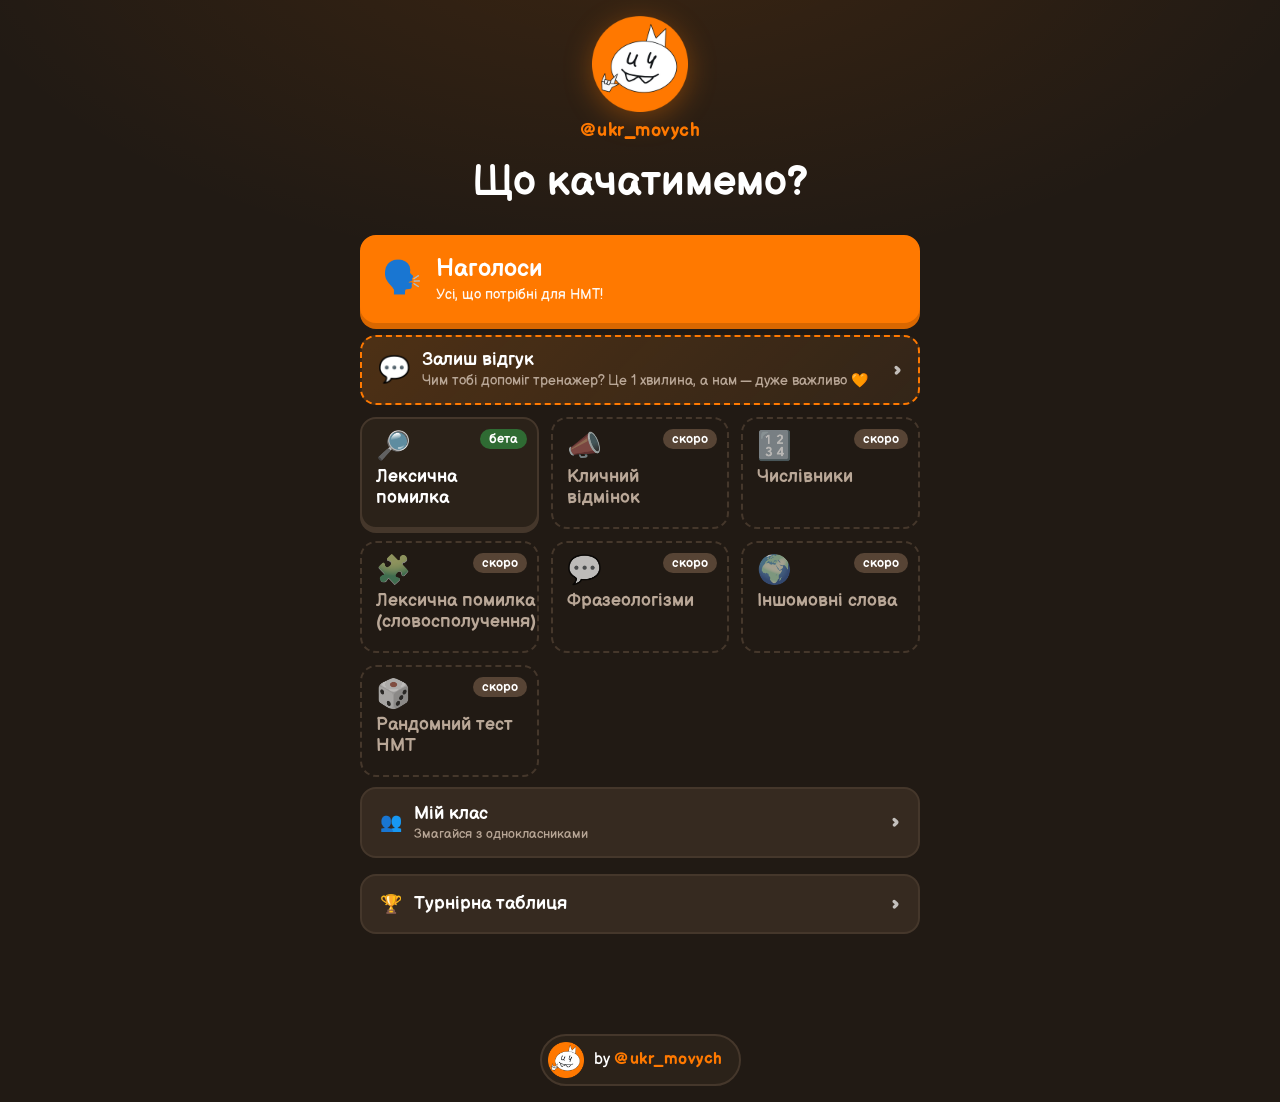
<file: index.html>
<!DOCTYPE html>
<html lang="uk">
<head>
<script src="migrate.js?v=2"></script>

<!-- Google tag (gtag.js) -->
<script async src="https://www.googletagmanager.com/gtag/js?id=G-82WP0WEX34"></script>
<script>
  window.dataLayer = window.dataLayer || [];
  function gtag(){dataLayer.push(arguments);}
  gtag('js', new Date());

  gtag('config', 'G-82WP0WEX34');
</script>

<meta charset="UTF-8">
<meta name="viewport" content="width=device-width, initial-scale=1.0, viewport-fit=cover">
<meta name="theme-color" content="#211a14">
<title>Мовні ігри</title>
<link rel="icon" type="image/png" href="favicon.png">
<link rel="apple-touch-icon" href="apple-touch-icon.png">
<link rel="preload" href="fonts/balsamiq-sans-cyrillic-700-normal.woff2" as="font" type="font/woff2" crossorigin>
<script async src="https://telegram.org/js/telegram-web-app.js"></script>
<link rel="stylesheet" href="style.css?v=20261021e">
</head>
<body>

  <!-- Меню -->
  <main id="menu" class="screen">
    <div class="menu-logo">
      <img src="logo.png" alt="Логотип ukr_movych" width="96" height="96">
      <a class="handle" href="https://t.me/+GkBggS477tlmODQy" target="_blank" rel="noopener" data-tg-link>@ukr_movych</a>
    </div>
    <h1 class="title">Що качатимемо?</h1>

    <!-- Кнопки ігор малює script.js зі списку GAMES -->
    <button id="btn-rejoin" class="rejoin-btn" hidden>🔄 <span id="rejoin-label">Повернутися в гру · кімната</span> <b id="rejoin-code"></b></button>

    <div id="game-list" class="game-grid"></div>

    <button id="btn-myclass" class="leaders-btn myclass-btn">
      <span aria-hidden="true">👥</span>
      <span class="myclass-label">Мій клас<span class="myclass-sub">Змагайся з однокласниками</span></span>
      <span class="mode-arrow" aria-hidden="true">›</span>
    </button>

    <button id="btn-leaders" class="leaders-btn">
      <span aria-hidden="true">🏆</span>
      <span>Турнірна таблиця</span>
      <span class="mode-arrow" aria-hidden="true">›</span>
    </button>

    <button id="btn-feedback" class="feedback-btn">
      <span class="feedback-btn-emoji" aria-hidden="true">💬</span>
      <span class="feedback-btn-text">
        <span id="feedback-btn-title" class="feedback-btn-title">Залиш відгук</span>
        <span id="feedback-btn-sub" class="feedback-btn-sub">Чим тобі допоміг тренажер? Це 1 хвилина, а нам — дуже важливо 🧡</span>
      </span>
      <span class="mode-arrow" aria-hidden="true">›</span>
    </button>
  </main>

  <!-- Відгук -->
  <main id="feedback-screen" class="screen" hidden>
    <header class="top-bar">
      <button id="btn-feedback-back" class="icon-btn" aria-label="В меню">‹ Меню</button>
      <h2 class="screen-title">Твій відгук</h2>
    </header>

    <form id="feedback-form" class="card feedback-card" novalidate>
      <p class="feedback-lead">
        Розкажи, як тобі цей тренажер? Що особливо хочеш виділити? 🧡
      </p>

      <div class="feedback-field">
        <span class="setup-label">Як тобі тренажер?</span>
        <div id="feedback-rating" class="feedback-rating" role="radiogroup" aria-label="Оцінка">
          <button type="button" data-rating="1" role="radio" aria-label="1 з 5">😕</button>
          <button type="button" data-rating="2" role="radio" aria-label="2 з 5">😐</button>
          <button type="button" data-rating="3" role="radio" aria-label="3 з 5">🙂</button>
          <button type="button" data-rating="4" role="radio" aria-label="4 з 5">😃</button>
          <button type="button" data-rating="5" role="radio" aria-label="5 з 5">🤩</button>
        </div>
      </div>

      <label class="feedback-field">
        <span class="setup-label">Твій відгук</span>
        <textarea id="feedback-text" rows="5" maxlength="2000"
          placeholder="Наприклад: «За тиждень вивчила всі наголоси, а дуелі з подругою — це взагалі топ!»"></textarea>
      </label>
      <div class="feedback-chips" aria-label="Підказки, з чого почати">
        <button type="button" class="chip">Найбільше сподобалось…</button>
        <button type="button" class="chip">До НМТ мені допомогло…</button>
        <button type="button" class="chip">Від інших тренажерів відрізняється тим, що…</button>
        <button type="button" class="chip">Раджу друзям, бо…</button>
      </div>

      <div class="feedback-field">
        <span class="setup-label">Хто ти?</span>
        <div id="feedback-role" class="seg seg-wrap" role="radiogroup" aria-label="Хто ти">
          <button type="button" data-role="student" role="radio">🎒 Учень / учениця</button>
          <button type="button" data-role="teacher" role="radio">👩‍🏫 Вчитель / ка</button>
          <button type="button" data-role="parent" role="radio">👨‍👩‍👧 Батьки</button>
          <button type="button" data-role="other" role="radio">✨ Інше</button>
        </div>
      </div>

      <label class="feedback-field">
        <span class="setup-label">Як тебе підписати? <span class="optional">(необов'язково)</span></span>
        <input id="feedback-name" type="text" maxlength="40" autocomplete="given-name" placeholder="Наприклад: Оля, 11 клас, Львів">
      </label>

      <label class="feedback-check">
        <input id="feedback-publish" type="checkbox" checked>
        <span>Можна показати мій відгук іншим (наприклад, на сторінці тренажера чи в соцмережах ukr_movych)</span>
      </label>

      <label id="feedback-contact-row" class="feedback-check" hidden>
        <input id="feedback-contact" type="checkbox">
        <span>Можна написати мені в Telegram (<span id="feedback-username"></span>), якщо будуть питання</span>
      </label>

      <p id="feedback-status" class="submit-status" role="status"></p>
      <button id="btn-feedback-send" class="btn-primary" type="submit">Надіслати відгук</button>
    </form>

    <section id="feedback-thanks" class="card feedback-card feedback-thanks" hidden>
      <div class="over-emoji" aria-hidden="true">🧡</div>
      <h3>Дякуємо!</h3>
      <p>Твій відгук уже в нас. Саме такі слова надихають робити тренажер ще кращим.</p>
      <button id="btn-feedback-done" class="btn-primary" type="button">Повернутися в меню</button>
    </section>
  </main>

  <!-- Гра -->
  <main id="game" class="screen" hidden>
    <header class="top-bar">
      <button id="btn-menu" class="icon-btn" aria-label="В меню">‹ Меню</button>
      <span id="lives" class="lives" aria-label="Життя"></span>
      <span id="score" class="score">0</span>
    </header>

    <div id="progress" class="progress" hidden>
      <div class="progress-track"><div id="progress-fill" class="progress-fill"></div></div>
      <p id="level-line" class="level-line" hidden></p>
    </div>

    <section class="card">
      <a class="brand-tag" href="https://t.me/+GkBggS477tlmODQy" target="_blank" rel="noopener" data-tg-link><img src="logo.png" alt="" width="28" height="28"><span>@ukr_movych</span></a>
      <p id="question" class="question"></p>
      <div id="sentence" class="sentence" hidden></div>
      <div id="answers" class="answers"></div>
      <p id="feedback" class="feedback" aria-live="polite"></p>
    </section>

    <div class="game-nav">
      <button id="btn-game-prev" class="btn-back" type="button" hidden>‹ Попереднє</button>
    </div>

    <p id="test-note" class="test-note" hidden>
      🧪 Розділ працює в тестовому режимі: деякі речення ще потребують доопрацювання.
    </p>

    <p id="hint" class="hint"></p>
  </main>

  <!-- Рандомний тест НМТ (PRO): логіка — nmt-test.js -->
  <main id="nmttest" class="screen" hidden>
    <header class="top-bar">
      <button id="btn-nmt-menu" class="icon-btn" aria-label="В меню">‹ Меню</button>
      <span id="nmt-score" class="score nmt-score">0 з 0</span>
      <button id="btn-nmt-finish" class="icon-btn">Завершити</button>
    </header>
    <section id="nmt-play" class="card nmt-card">
      <p id="nmt-review" class="nmt-review" hidden>👀 Попереднє завдання</p>
      <span id="nmt-topic" class="nmt-topic"></span>
      <div id="nmt-question" class="nmt-question"></div>
      <div id="nmt-answers" class="answers"></div>
      <p id="nmt-feedback" class="feedback" aria-live="polite"></p>
      <button id="btn-nmt-next" class="btn-primary" hidden>Наступне завдання →</button>
      <div class="nmt-nav">
        <button id="btn-nmt-prev" class="btn-back" type="button" hidden>‹ Попереднє</button>
        <button id="btn-nmt-return" class="btn-back" type="button" hidden>До поточного ›</button>
      </div>
      <p id="nmt-source" class="nmt-source"></p>
    </section>
    <section id="nmt-result" class="card nmt-card" hidden>
      <h2 class="nmt-result-title">Результат</h2>
      <p id="nmt-result-score" class="nmt-result-score"></p>
      <p id="nmt-result-best" class="nmt-result-best"></p>
      <h3 id="nmt-mistakes-title" class="nmt-mistakes-title">Помилки</h3>
      <div id="nmt-mistakes" class="nmt-mistakes"></div>
      <div class="over-actions">
        <button id="btn-nmt-again" class="btn-primary">Ще раз</button>
        <button id="btn-nmt-result-menu" class="btn-secondary">У меню</button>
      </div>
    </section>
  </main>

  <!-- Наголоси: вибір режиму -->
  <main id="modes" class="screen" hidden>
    <header class="top-bar">
      <button id="btn-modes-back" class="icon-btn" aria-label="В меню">‹ Меню</button>
      <h2 id="modes-title" class="screen-title">Наголоси</h2>
    </header>

    <p class="modes-lead">Обери режим</p>

    <!-- Спецтеми (доступ за посиланням з вебінару): які слова в марафоні й онлайн-іграх -->
    <div id="topic-picker" class="topic-picker" hidden></div>

    <section class="mode-panel">
      <div class="mode-head">
        <span class="mode-num">1</span>
        <span class="mode-head-text">
          <span class="mode-title">🏁 Марафон</span>
          <span id="marathon-desc" class="mode-desc">Усі 233 слова · 3 життя · турнірна таблиця</span>
        </span>
      </div>
      <button id="btn-marathon" class="btn-primary mode-start">
        Почати марафон
        <span id="marathon-best" class="mode-best" data-best="naholosy"></span>
      </button>
      <button id="btn-marathon-endless" class="btn-secondary mode-start endless-start" hidden>
        ♾ Без обмеження життів
        <span class="mode-best">PRO · бали не йдуть у турнірну таблицю</span>
      </button>
    </section>

    <section id="groups-panel" class="mode-panel collapsible" data-panel="groups">
      <button class="mode-head mode-toggle" type="button" aria-expanded="false" aria-controls="groups-body">
        <span class="mode-num">2</span>
        <span class="mode-head-text">
          <span class="mode-title">🎯 Тренування</span>
          <span class="mode-desc">Групи по ~15 слів, без життів, з роботою над помилками</span>
          <span id="groups-progress" class="mode-progress"></span>
        </span>
        <span class="mode-chevron" aria-hidden="true">›</span>
      </button>
      <div id="groups-body" class="mode-body">
      <div id="group-list" class="group-grid"></div>
      <p class="group-legend">
        <span class="legend-item"><span class="legend-dot legend-new"></span> не розпочато</span>
        <span class="legend-item"><span class="legend-dot legend-mid"></span> є над чим попрацювати</span>
        <span class="legend-item"><span class="legend-dot legend-done"></span> вивчено</span>
      </p>
      </div>
    </section>

    <section class="mode-panel collapsible" data-panel="duel">
      <button class="mode-head mode-toggle" type="button" aria-expanded="false" aria-controls="duel-body">
        <span id="duel-num" class="mode-num">3</span>
        <span class="mode-head-text">
          <span class="mode-title">⚔️ Дуель</span>
          <span id="duel-desc" class="mode-desc">2–4 гравці: хто перший натисне правильний наголос</span>
        </span>
        <span class="mode-chevron" aria-hidden="true">›</span>
      </button>
      <div id="duel-body" class="mode-body">

      <div class="duel-setup">
        <div class="setup-controls">
          <div class="setup-row">
            <span class="setup-label">Гравців</span>
            <div id="duel-players" class="seg" role="radiogroup" aria-label="Кількість гравців">
              <button data-n="2" role="radio">2</button>
              <button data-n="3" role="radio">3</button>
              <button data-n="4" role="radio">4</button>
            </div>
          </div>
          <div class="setup-row">
            <span class="setup-label">Екран</span>
            <div id="duel-layout" class="seg" role="radiogroup" aria-label="Як лежить екран">
              <button data-layout="table" role="radio">📱 На столі</button>
              <button data-layout="wall" role="radio">🖥 На стіні</button>
            </div>
          </div>
          <div id="duel-teams-row" class="setup-row" hidden>
            <span class="setup-label">Гра</span>
            <div id="duel-teams" class="seg" role="radiogroup" aria-label="Кожен сам за себе чи командами">
              <button data-teams="0" role="radio">👤 Кожен сам</button>
              <button data-teams="1" role="radio">👥 Команди</button>
            </div>
          </div>
          <div class="setup-row">
            <span class="setup-label">Очок для перемоги</span>
            <div id="duel-target" class="seg" role="radiogroup" aria-label="До скількох очок">
              <button data-target="10" role="radio">10</button>
              <button data-target="20" role="radio">20</button>
              <button data-target="50" role="radio">50</button>
            </div>
          </div>
          <p id="duel-hint" class="setup-hint"></p>
        </div>
        <div id="duel-preview" class="duel-preview" aria-hidden="true"></div>
      </div>

      <button id="btn-duel" class="btn-primary">Почати дуель</button>
      </div>
    </section>

    <section id="online-panel" class="mode-panel collapsible" data-panel="online">
      <button class="mode-head mode-toggle" type="button" aria-expanded="false" aria-controls="online-body-panel">
        <span id="online-num" class="mode-num">4</span>
        <span class="mode-head-text">
          <span class="mode-title">🌐 Онлайн з друзями</span>
          <span id="online-desc" class="mode-desc">Кожен на своєму телефоні: дуель, спринт, гра для класу</span>
        </span>
        <span class="mode-chevron" aria-hidden="true">›</span>
      </button>
      <div id="online-body-panel" class="mode-body">
      <p class="mode-note">Створи кімнату й надішли друзям код, посилання або QR-код.</p>
      <div class="online-modes">
        <button class="online-mode-btn" data-mode="duel">
          <span class="om-title">⚔️ Онлайн-дуель</span>
          <span id="online-duel-desc" class="om-desc">Удвох. Однакове слово — хто правильно й швидше, тому бал</span>
        </button>
        <button class="online-mode-btn" data-mode="sprint">
          <span id="online-sprint-title" class="om-title">⏱ Спринт 60 секунд</span>
          <span id="online-sprint-desc" class="om-desc">2–10 гравців. Хто дасть більше правильних відповідей за хвилину</span>
        </button>
        <button class="online-mode-btn" data-mode="class">
          <span class="om-title">🏫 Гра для класу</span>
          <span class="om-desc">Учитель веде гру на проєкторі, учні відповідають з телефонів</span>
        </button>
      </div>
      <button id="btn-online-join" class="btn-secondary">🔑 Маю код — приєднатися</button>
      </div>
    </section>
  </main>

  <!-- Онлайн: вміст малює online.js -->
  <main id="online" class="screen" hidden>
    <header class="top-bar">
      <button id="btn-online-back" class="icon-btn" aria-label="Вийти">‹ Вийти</button>
      <h2 id="online-title" class="screen-title">Онлайн</h2>
    </header>
    <div id="online-body" class="online-body"></div>
  </main>

  <!-- Дуель: поле малює script.js (2–4 гравці, на столі або на стіні) -->
  <main id="duel" class="duel" hidden>
    <div id="duel-board" class="duel-board"></div>
  </main>

  <!-- Результат тренування -->
  <main id="train-over" class="screen" hidden>
    <section class="card over-card">
      <img class="over-logo" src="logo.png" alt="Логотип ukr_movych" width="80" height="80">
      <h2 id="train-title"></h2>
      <p class="over-score"><span id="train-score"></span></p>
      <p id="train-sub" class="over-best"></p>

      <div class="over-actions">
        <button id="btn-fix-mistakes" class="btn-primary"></button>
        <button id="btn-train-next" class="btn-primary"></button>
        <button id="btn-train-again" class="btn-secondary">Ще раз цю групу</button>
        <button id="btn-train-groups" class="btn-secondary">До груп</button>
      </div>
    </section>

    <section id="train-mistakes" class="card mistakes" hidden>
      <h3>Слова для повторення</h3>
      <ul id="train-mistakes-list" class="mistakes-list"></ul>
    </section>
  </main>

  <!-- Кінець гри -->
  <main id="over" class="screen" hidden>
    <section class="card over-card">
      <img class="over-logo" src="logo.png" alt="Логотип ukr_movych" width="80" height="80">
      <h2>Гру закінчено!</h2>
      <p class="over-score"><span id="over-score">0</span></p>
      <p id="over-best" class="over-best"></p>
      <p id="over-class" class="over-class" hidden></p>

      <form id="submit-form" class="submit-form" hidden>
        <label for="player-name">Твоє ім'я для турнірної таблиці</label>
        <div class="submit-row">
          <input id="player-name" type="text" maxlength="20" autocomplete="nickname" placeholder="Наприклад, Оксана">
          <button type="submit" class="btn-primary btn-small">Зберегти</button>
        </div>
        <p id="submit-status" class="submit-status" aria-live="polite"></p>
      </form>

      <div class="over-actions">
        <button id="btn-again" class="btn-primary">Ще раз</button>
        <button id="btn-over-menu" class="btn-secondary">В меню</button>
      </div>
    </section>

    <section id="mistakes" class="card mistakes" hidden>
      <h3>Твої помилки</h3>
      <ul id="mistakes-list" class="mistakes-list"></ul>
    </section>
  </main>

  <!-- Турнірна таблиця -->
  <main id="leaders" class="screen" hidden>
    <header class="top-bar">
      <button id="btn-leaders-back" class="icon-btn" aria-label="В меню">‹ Меню</button>
      <h2 class="screen-title">Турнірна таблиця</h2>
    </header>

    <div class="tabs" role="tablist">
      <button class="tab active" data-game="naholosy" role="tab">Наголоси</button>
      <button class="tab" data-game="leksychna" role="tab">Лексична</button>
      <button class="tab" data-game="klychnyi" role="tab" hidden>Кличний</button>
    </div>

    <section class="card">
      <ol id="leaders-list" class="leaders-list"></ol>
      <p id="leaders-status" class="leaders-status"></p>
    </section>

    <button id="btn-leaders-class" class="leaders-btn myclass-btn">
      <span aria-hidden="true">👥</span>
      <span>Таблиця мого класу</span>
      <span class="mode-arrow" aria-hidden="true">›</span>
    </button>
  </main>

  <!-- 👥 Мій клас: логіка — myclass.js -->
  <main id="myclass" class="screen" hidden>
    <header class="top-bar">
      <button id="btn-myclass-back" class="icon-btn" aria-label="В меню">‹ Меню</button>
      <h2 class="screen-title">👥 Мій клас</h2>
    </header>
    <div id="myclass-body"></div>
  </main>

  <!-- Святкування -->
  <div id="celebrate" class="modal" hidden>
    <div class="modal-card">
      <div class="over-emoji" aria-hidden="true">🏆</div>
      <h2>Неймовірно!</h2>
      <p id="celebrate-text"></p>
      <button id="btn-continue" class="btn-primary">Грати далі</button>
      <a class="brand-tag brand-tag-bottom" href="https://t.me/+GkBggS477tlmODQy" target="_blank" rel="noopener" data-tg-link><img src="logo.png" alt="" width="28" height="28"><span>@ukr_movych</span></a>
    </div>
  </div>
  <div id="confetti" class="confetti" aria-hidden="true"></div>

  <!-- «Скоро» -->
  <div id="soon" class="modal" hidden>
    <div class="modal-card">
      <div class="over-emoji" aria-hidden="true">🚧</div>
      <h2 id="soon-title"></h2>
      <p>Скоро тут з'явиться топовий тренажер — слідкуй!</p>
      <a class="brand-tag brand-tag-soon" href="https://t.me/+GkBggS477tlmODQy" target="_blank" rel="noopener" data-tg-link><img src="logo.png" alt="" width="28" height="28"><span>@ukr_movych</span></a>
      <button id="btn-soon-ok" class="btn-primary">Чекаю!</button>
    </div>
  </div>

  <!-- Доступ до спецтеми за посиланням з вебінару -->
  <div id="topic-modal" class="modal" hidden>
    <div class="modal-card">
      <div id="topic-modal-emoji" class="over-emoji" aria-hidden="true">🎉</div>
      <h2 id="topic-modal-title"></h2>
      <p id="topic-modal-text"></p>
      <a id="btn-topic-open" class="btn-primary pro-buy" href="#" hidden>Відкрити в Telegram</a>
      <button id="btn-topic-go" class="btn-primary" hidden>До тренування →</button>
      <button id="btn-topic-close" class="btn-secondary">Закрити</button>
    </div>
  </div>

  <!-- «‹ Попереднє»: копія картки попереднього завдання (лише для перегляду) -->
  <div id="prev-modal" class="modal" hidden>
    <div class="modal-card prev-modal-card">
      <p class="nmt-review">👀 Попереднє завдання</p>
      <div id="prev-content" class="prev-content"></div>
      <button id="btn-prev-close" class="btn-secondary">До поточного ›</button>
    </div>
  </div>

  <div id="pro" class="modal" hidden>
    <div class="modal-card">
      <div class="pro-intro">
      <div class="over-emoji" aria-hidden="true">🦆</div>
      <h2 id="pro-title"></h2>
      <p id="pro-text"></p>
      </div>
      <a id="btn-pro-buy" class="btn-primary pro-buy" href="#" target="_blank" rel="noopener"></a>
      <button id="btn-pro-check" class="btn-secondary">Я вже в Спільноті ✓</button>
      <p id="pro-status" class="pro-status" aria-live="polite"></p>
      <button id="btn-pro-help" class="pro-help-link" type="button" hidden>Підписка є, а доступу немає?</button>
      <div id="pro-help" class="pro-help" hidden>
        <h2>Підписка є, а доступу немає?</h2>
        <p>Буває, що Telegram не дає автоматично додати тебе в канал. Напиши Укрмовичу — і тобі відкриють доступ вручну.</p>
        <textarea id="pro-help-text" maxlength="1000" rows="3" placeholder="Що сталося? (необов'язково)"></textarea>
        <button id="btn-pro-report" class="btn-primary">Повідомити Укрмовича</button>
      </div>
      <div id="pro-done" class="pro-help" hidden>
        <p>Дякуємо! Укрмович отримав твоє повідомлення 💛 З тобою зв'яжуться в Telegram якнайшвидше — протягом 24 годин.</p>
      </div>
      <button id="btn-pro-close" class="btn-secondary">Закрити</button>
    </div>
  </div>

  <footer>
    <a class="brand" href="https://t.me/+GkBggS477tlmODQy" target="_blank" rel="noopener" data-tg-link>
      <img src="logo.png" alt="" width="36" height="36">
      <span>by <b>@ukr_movych</b></span>
    </a>
  </footer>

  <script src="leaderboard-config.js?v=20261020a"></script>
  <script src="klychnyi-data.js?v=20261020a"></script>
  <script src="chyslivnyky-data.js?v=20261020a"></script>
  <script src="frazeo-data.js?v=20261020b"></script>
  <script src="topics.js?v=20261020a"></script>
  <script src="slovospoluch-data.js?v=20261020e"></script>
  <script src="script.js?v=20261027a"></script>
  <script src="slovospoluch.js?v=20261020e"></script>
  <script src="online.js?v=20261020e"></script>
  <script src="nmt-test.js?v=20261021a"></script>
  <script src="myclass.js?v=20261027a"></script>

</body>
</html>
</file>
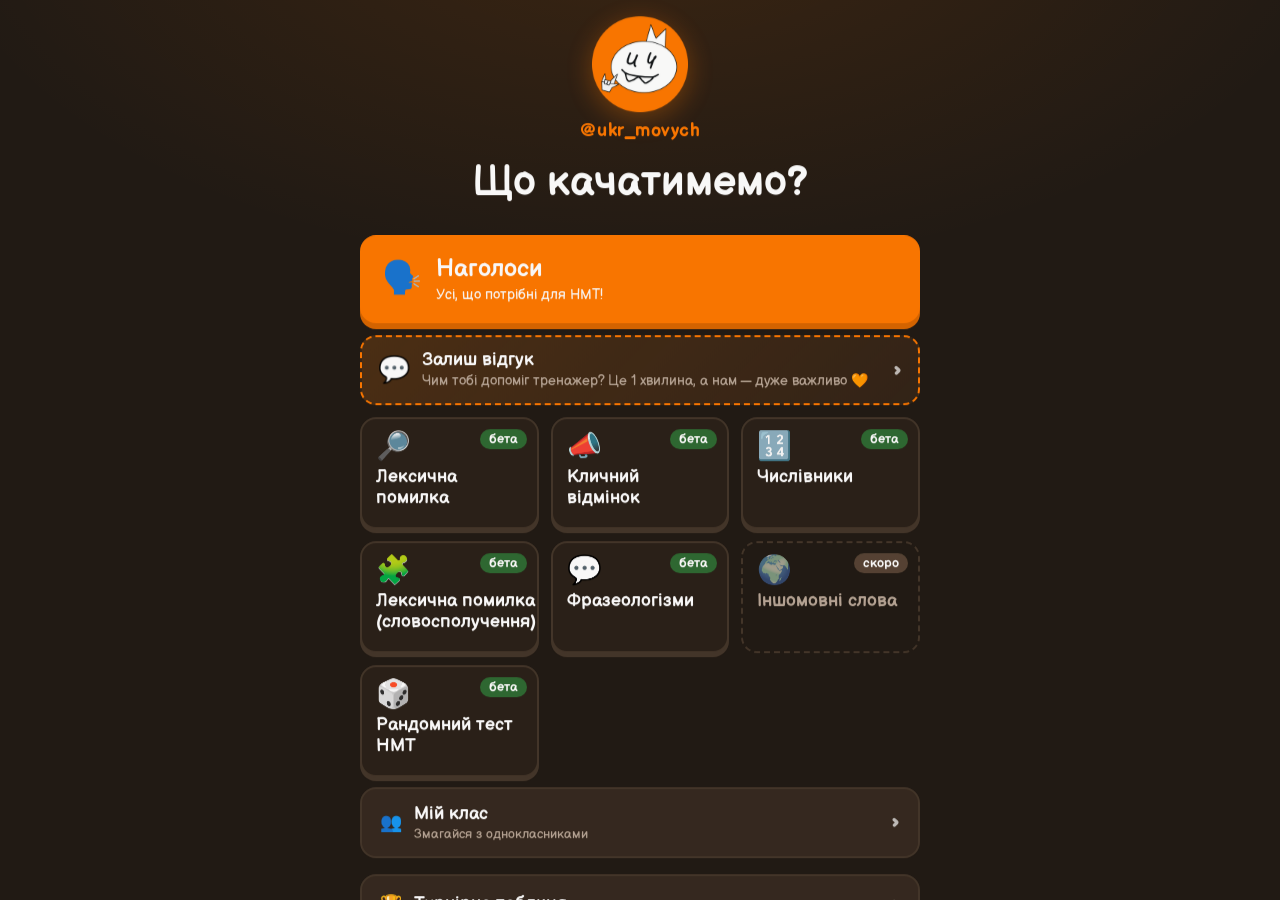
<file: beta/index.html>
<!DOCTYPE html>
<html lang="uk">
<head>
<meta charset="UTF-8">
<meta http-equiv="refresh" content="0; url=../?beta">
<title>Мовні ігри — бета</title>
<meta name="robots" content="noindex">
</head>
<body>
<p>Бета-версія: <a href="../?beta">перейти</a>.</p>
</body>
</html>
</file>
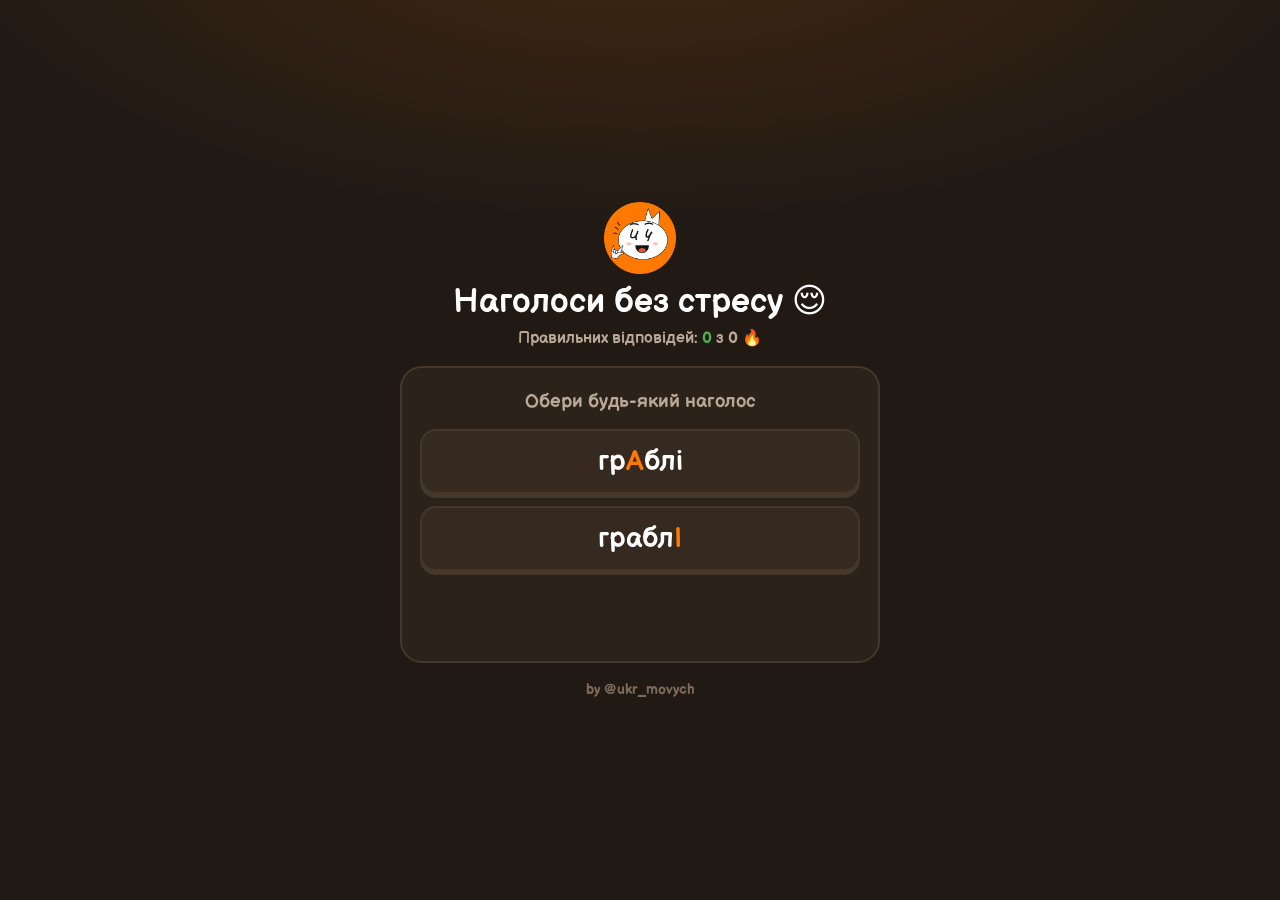
<file: chill/index.html>
<!DOCTYPE html>
<html lang="uk">
<head>
<script src="../migrate.js?v=1"></script>
<meta charset="UTF-8">
<meta name="viewport" content="width=device-width, initial-scale=1.0, viewport-fit=cover">
<meta name="robots" content="noindex, nofollow">
<meta name="theme-color" content="#211a14">
<title>Наголоси: антистрес</title>
<link rel="icon" type="image/png" href="../favicon.png">
<style>
@font-face { font-family: 'Balsamiq Sans'; font-weight: 700; font-display: swap;
  src: url(../fonts/balsamiq-sans-cyrillic-700-normal.woff2) format('woff2'); unicode-range: U+0400-045F, U+0490-0491, U+04B0-04B1, U+2116; }
@font-face { font-family: 'Balsamiq Sans'; font-weight: 700; font-display: swap;
  src: url(../fonts/balsamiq-sans-latin-700-normal.woff2) format('woff2'); unicode-range: U+0000-00FF, U+2000-206F; }
:root { --bg:#211a14; --surface:#2b2219; --surface-2:#362a20; --line:#45372b; --orange:#FF7900; --green:#4CAF50; --muted:#b9a797; }
* { box-sizing: border-box; }
body { margin:0; min-height:100dvh; display:flex; flex-direction:column; align-items:center; justify-content:center; gap:18px;
  padding:max(16px, env(safe-area-inset-top)) 16px max(16px, env(safe-area-inset-bottom));
  background: radial-gradient(ellipse 80% 50% at 50% -10%, rgba(255,121,0,.15), transparent 70%), var(--bg);
  color:#fff; font-family:'Balsamiq Sans','Comic Sans MS',system-ui,sans-serif; font-weight:700; text-align:center;
  -webkit-tap-highlight-color:transparent; user-select:none; -webkit-user-select:none; overflow-x:hidden; }
.top { display:flex; flex-direction:column; align-items:center; gap:6px; }
.top img { width:72px; height:72px; }
h1 { margin:0; font-size:clamp(24px,7vw,34px); }
.counter { color:var(--muted); font-size:16px; }
.counter b { color:var(--green); }
.card { width:100%; max-width:480px; padding:22px 18px; border-radius:22px; background:var(--surface); border:2px solid var(--line); }
.q { margin:0 0 16px; color:var(--muted); font-size:19px; }
.answers { display:grid; gap:12px; }
button { font:inherit; color:#fff; border:none; cursor:pointer; touch-action:manipulation; }
.answer { position:relative; min-height:64px; padding:14px 18px; border-radius:16px; background:var(--surface-2);
  border:2px solid var(--line); box-shadow:0 4px 0 var(--line); font-size:28px; transition:transform .1s ease; }
.answer:active { transform:translateY(3px); box-shadow:0 1px 0 var(--line); }
.answer .s { color:var(--orange); }
.answer .note { display:block; font-size:15px; color:var(--muted); }
.answer.yes { background:var(--green); border-color:var(--green); box-shadow:0 4px 0 #3a8a3e; animation:boing .5s ease; }
.answer.yes .s, .answer.yes .note { color:#fff; }
.msg { min-height:2.6em; margin:16px 0 0; font-size:20px; line-height:1.3; color:var(--green); }
.msg.show { animation:pop .45s ease-out; }
@keyframes boing { 30% { transform:scale(1.08) rotate(-2deg); } 60% { transform:scale(.97) rotate(1deg); } 100% { transform:none; } }
@keyframes pop { from { transform:scale(.6); opacity:0; } to { transform:none; opacity:1; } }
.bit { position:fixed; z-index:10; pointer-events:none; font-size:22px; will-change:transform,opacity; animation:fly 1.1s cubic-bezier(.2,.8,.3,1) forwards; }
@keyframes fly { from { transform:translate(-50%,-50%) scale(.6); opacity:1; } to { transform:translate(calc(-50% + var(--dx)), calc(-50% + var(--dy))) rotate(var(--r)) scale(1.1); opacity:0; } }
.brand { color:#7d6a59; font-size:14px; text-decoration:none; }
@media (prefers-reduced-motion: reduce) { .bit { display:none; } .answer.yes, .msg.show { animation:none; } }
</style>
</head>
<body>
<div class="top">
  <img src="../mascot-surprised.png" alt="">
  <h1>Наголоси без стресу 😌</h1>
  <div class="counter">Правильних відповідей: <b id="count">0</b> з <span id="total">0</span> 🔥</div>
</div>
<section class="card">
  <p class="q">Обери будь-який наголос</p>
  <div id="answers" class="answers"></div>
  <p id="msg" class="msg"></p>
</section>
<a class="brand" href="https://t.me/+GkBggS477tlmODQy" target="_blank" rel="noopener">by @ukr_movych</a>
<script>
// Антистрес-версія: будь-яка відповідь правильна 🙂
const WORDS = [["асиметрІя", "асимЕтрія"], ["агронОмія", "агрономІя"], ["видАння", "вИдання", "виданнЯ"], ["відвезтИ", "відвЕзти"], ["відвестИ", "відвЕсти"], ["віднестИ", "віднЕсти"], ["децимЕтр", "децИметр"], ["довезтИ", "довЕзти"], ["довестИ", "довЕсти"], ["донестИ", "донЕсти"], ["завдАння", "завданнЯ"], ["завезтИ", "завЕзти"], ["завестИ", "завЕсти"], ["занестИ", "занЕсти"], ["зібрАння", "зібраннЯ"], ["зрАння", "зраннЯ"], ["індУстрія", "індустрІя"], ["кіломЕтр", "кілОметр"], ["кОлія", "коліЯ"], ["кулінАрія", "кулінарІя"], ["металУргія", "металургІя"], ["мілімЕтр", "мілІметр"], ["навчАння", "навчаннЯ"], ["нанестИ", "нанЕсти"], ["нестИ", "нЕсти"], ["обрАння", "обраннЯ"], ["перевезтИ", "перевЕзти"], ["перевестИ", "перевЕсти"], ["перенестИ", "перенЕсти"], ["пізнАння", "пізнаннЯ"], ["піцЕрія", "піцерІя"], ["привезтИ", "привЕзти"], ["привестИ", "привЕсти"], ["принестИ", "принЕсти"], ["сантимЕтр", "сантИметр"], ["симетрІя", "симЕтрія"], ["течіЯ", "тЕчія", "течІя"], ["травестІя", "травЕстія", "трАвестія"], ["уподОбання", "уподобАння"], ["читАння", "читаннЯ", "чИтання"], ["Аркушик", "аркУшик"], ["багаторазОвий", "багаторАзовий", "багаторазовИй"], ["безпринцИпний", "безпрИнципний", "безпрнципнИй"], ["бЕшкет", "бешкЕт"], ["блАговіст", "благовІст", "благОвіст"], ["близькИй", "блИзький"], ["болотИстий", "болОтистий", "болотистИй"], ["борОдавка", "бородАвка"], ["босОніж", "босонІж", "бОсоніж"], ["боЯзнь", "бОязнь"], ["бурштинОвий", "бурштИновий", "бурштиновИй"], ["бюлетЕнь", "бЮлетень"], ["вАги", "вагИ"], ["вантажІвка", "вантАжівка"], ["вИгода (користь)", "вигОда (користь)"], ["вигОда (зручність)", "вИгода (зручність)"], ["визвОльний", "вИзвольний", "визвольнИй"], ["вимОга", "вИмога"], ["вИпадок", "випАдок"], ["вирАзний", "вИразний", "виразнИй"], ["вИсіти", "висІти", "висітИ"], ["вИтрата", "витрАта"], ["вишИваний", "вишивАний", "вишиванИй"], ["вІдгомін", "відгОмін"], ["вІдомість (список)", "відОмість (список)"], ["відОмість (дані, популярність)", "вІдомість (дані, популярність)"], ["вІрші", "віршІ"], ["віршовИй", "віршОвий", "вІршовий"], ["вітчИм", "вІтчим"], ["гальмО", "гАльмо"], ["гАльма (у множині)", "гальмА (у множині)"], ["глядАч", "глЯдач"], ["горошИна", "горОшина", "горошинА"], ["граблІ", "грАблі"], ["гуртОжиток", "гуртожИток"], ["данИна", "дАнина", "данинА"], ["дАно", "данО"], ["дЕщиця", "дещИця"], ["де-Юре", "де-юрЕ"], ["джерелО", "джЕрело"], ["дИвлячись", "дивлячИсь"], ["дичАвіти", "дичавІти"], ["діалОг", "діАлог"], ["добовИй", "добОвий"], ["добУток", "дОбуток"], ["довІдник", "довіднИк"], ["дОгмат", "догмАт"], ["дОнька", "донькА"], ["дочкА", "дОчка"], ["дрОва", "дровА"], ["експЕрт", "Експерт"], ["єретИк", "єрЕтик"], ["жалюзІ", "жАлюзі"], ["завчасУ", "завчАсу"], ["зАгадка", "загАдка"], ["заіржАвілий", "заіржавІлий", "заіржавілИй"], ["заіржАвіти", "заіржавІти"], ["закінчИти", "закІнчити"], ["зАкладка", "заклАдка"], ["зАкрутка", "закрУтка"], ["залишИти", "залИшити"], ["замІжня", "заміжнЯ", "зАміжня"], ["зАпонка", "запОнка"], ["зАставка", "застАвка"], ["зАстібка", "застІбка"], ["заробІток", "зАробіток"], ["застОпорити", "застопорИти"], ["звИсока", "звисОка", "звисокА"], ["здАлека", "здалЕка", "здалекА"], ["зобразИти", "зобрАзити"], ["зОзла", "зозлА"], ["зрУчний", "зручнИй"], ["зубОжіння", "зубожІння"], ["кАмбала", "камбалА", "камбАла"], ["каталОг", "катАлог"], ["квартАл", "квАртал"], ["кИшка", "кишкА"], ["кінчИти", "кІнчити"], ["кОлесо", "колесО"], ["кОпчений (дієприкметник)", "копчЕний (дієприкметник)"], ["копчЕний (прикметник)", "кОпчений (прикметник)"], ["корИсний", "кОрисний"], ["кОсий", "косИй"], ["котрИй", "кОтрий"], ["крицЕвий", "крИцевий", "крицевИй"], ["крОїти", "кроЇти"], ["кропивА", "кропИва"], ["кУрятина", "курЯтина", "курятинА"], ["лАте", "латЕ"], ["листопАд", "листОпад"], ["літОпис", "лІтопис", "літопИс"], ["лЮстро", "люстрО"], ["магістЕрський", "магІстерський", "магістерськИй"], ["мАркетинг", "маркЕтинг"], ["мерЕжа", "мережА"], ["напІй", "нАпій"], ["нАскрізний", "наскрІзний", "наскрізнИй"], ["нАчинка", "начИнка"], ["ненАвидіти", "ненавИдіти"], ["ненАвисний", "ненавИсний", "нЕнависний", "ненависнИй"], ["ненАвисть", "нЕнависть"], ["нІздря", "ніздрЯ"], ["новИй", "нОвий"], ["обіцЯнка", "обІцянка"], ["обрУч", "Обруч"], ["одинАдцять", "одИнадцять"], ["одноразОвий", "однорАзовий", "одноразовИй"], ["ознАка", "Ознака"], ["Олень", "олЕнь"], ["оптОвий", "Оптовий", "оптовИй"], ["осетЕр", "осЕтер"], ["отАман", "отамАн"], ["Оцет", "оцЕт"], ["павИч", "пАвич"], ["партЕр", "пАртер"], ["пЕкарський", "пекАрський", "пекарськИй"], ["перЕкис", "пЕрекис", "перекИс"], ["перелЯк", "перЕляк"], ["перЕпад", "перепАд", "пЕрепад"], ["перЕпис", "пЕрепис", "перепИс"], ["піалА", "піАла", "пІала"], ["пІдданий (дієприкметник)", "піддАний (дієприкметник)"], ["піддАний (іменник, істота)", "пІдданий (іменник, істота)"], ["пІдлітковий", "підліткОвий", "підлітковИй"], ["пітнИй", "пІтний"], ["пОдруга", "подрУга"], ["пОзначка", "познАчка"], ["помІщик", "поміщИк"], ["помОвчати", "помовчАти"], ["понЯття", "поняттЯ"], ["порядкОвий", "порЯдковий", "порядковИй"], ["посерЕдині", "посередИні", "посЕредині"], ["прИморозок", "приморОзок"], ["прИчіп", "причІп"], ["прОділ", "продІл"], ["промІжок", "прОміжок"], ["псевдонІм", "псевдОнім"], ["рАзом", "разОм"], ["рЕмінь", "ремІнь"], ["рЕшето", "решетО"], ["рИнковий", "ринкОвий", "ринковИй"], ["рівнИна", "рівнинА"], ["роздрібнИй", "роздрІбний", "рОздрібний"], ["рОзпірка", "розпІрка"], ["рукОпис", "рУкопис"], ["руслО", "рУсло"], ["свЕрдло", "свердлО"], ["серЕдина", "середИна", "серединА"], ["сЕча", "сечА"], ["сільськогосподАрський", "сільськогоспОдарський"], ["сімдесЯт", "сІмдесят"], ["слИна", "слинА"], ["соломИнка", "солОминка"], ["стАтуя", "статУя"], ["стовідсОтковий", "стовідсоткОвий", "стовідсотковИй"], ["стрибАти", "стрИбати"], ["текстовИй", "тЕкстовий"], ["тИгровий", "тигрОвий", "тигровИй"], ["тисОвий", "тИсовий", "тисовИй"], ["тім'янИй", "тім’Яний"], ["тризУб", "трИзуб"], ["тУлуб", "тулУб"], ["украЇнський", "укрАїнський"], ["урочИстий", "урОчистий"], ["усерЕдині", "усередИні"], ["фартУх", "фАртух"], ["фаховИй", "фАховий", "фахОвий"], ["фенОмен", "феномЕн"], ["фОльга", "фольгА"], ["фОрзац", "форзАц"], ["хАос (у міфології: стихія)", "хаОс (у міфології: стихія)"], ["хаОс (безлад)", "хАос (безлад)"], ["цАрина", "царинА", "царИна"], ["цемЕнт", "цЕмент"], ["цЕнтнер", "центнЕр"], ["ціннИк", "цІнник"], ["чарівнИй", "чарІвний"], ["черговИй", "чергОвий"], ["чорнОзем", "чорнозЕм"], ["чорнОслив", "чорнослИв"], ["чотирнАдцять", "чотИрнадцять"], ["шляхопровІд", "шляхопрОвід"], ["шовкОвий", "шовковИй", "шОвковий"], ["шофЕр", "шОфер"], ["щЕлепа", "щелЕпа"], ["щИпці", "щипцІ"], ["щодобовИй", "щодобОвий"], ["ярмаркОвий", "Ярмарковий", "ярмарковИй"], ["алфАвіт", "алфавІт", "Алфавіт"], ["веснЯний", "веснянИй", "вЕсняний"], ["пОмилка", "помИлка", "помилкА"], ["мАбуть", "мабУть"], ["зАвжди", "завждИ"]];
const PHRASES = [
  "та похуй, ти все одно добре знаєш українську",
  "поїбать ваще",
  "яка нахуй різниця",
  "ну супер",
  "єбать ти мовознавець",
  "шли то все нахуй (Леся Українка)"
];
const BITS = ["🎉", "✨", "💛", "💙", "⭐", "🔥", "🥳", "👍", "💪", "🌻"];
let order = [], count = 0, total = 0, phrase = 0, busy = false;

function shuffle(a) { for (let i = a.length - 1; i > 0; i--) { const j = Math.floor(Math.random() * (i + 1)); [a[i], a[j]] = [a[j], a[i]]; } return a; }

function render(btn, word) {
  const m = word.match(/^(.*?)\s*\((.+)\)\s*$/);
  const main = m ? m[1] : word;
  const w = document.createElement("span");
  for (const ch of main) {
    if (ch !== ch.toLowerCase()) { const s = document.createElement("span"); s.className = "s"; s.textContent = ch; w.appendChild(s); }
    else w.appendChild(document.createTextNode(ch));
  }
  btn.appendChild(w);
  if (m) { const n = document.createElement("span"); n.className = "note"; n.textContent = m[2]; btn.appendChild(n); }
}

function burst(x, y) {
  for (let i = 0; i < 18; i++) {
    const b = document.createElement("span");
    b.className = "bit";
    b.textContent = BITS[Math.floor(Math.random() * BITS.length)];
    const angle = Math.random() * Math.PI * 2, dist = 80 + Math.random() * 140;
    b.style.left = x + "px"; b.style.top = y + "px";
    b.style.setProperty("--dx", Math.cos(angle) * dist + "px");
    b.style.setProperty("--dy", Math.sin(angle) * dist - 40 + "px");
    b.style.setProperty("--r", (Math.random() * 360 - 180) + "deg");
    document.body.appendChild(b);
    setTimeout(() => b.remove(), 1200);
  }
}

function next() {
  if (!order.length) order = shuffle([...WORDS]);
  const words = shuffle([...order.pop()]);
  const box = document.getElementById("answers");
  box.innerHTML = "";
  words.forEach(word => {
    const btn = document.createElement("button");
    btn.className = "answer";
    render(btn, word);
    btn.addEventListener("click", e => {
      if (busy) return;
      busy = true;
      btn.classList.add("yes");
      const r = btn.getBoundingClientRect();
      burst(e.clientX || r.left + r.width / 2, e.clientY || r.top + r.height / 2);
      count++; total++;
      document.getElementById("count").textContent = count;
      document.getElementById("total").textContent = total;
      const msg = document.getElementById("msg");
      msg.textContent = PHRASES[phrase];
      phrase = (phrase + 1) % PHRASES.length;
      msg.classList.remove("show"); void msg.offsetWidth; msg.classList.add("show");
      setTimeout(() => { busy = false; next(); }, 1100);
    });
    box.appendChild(btn);
  });
}
next();
</script>
</body>
</html>
</file>
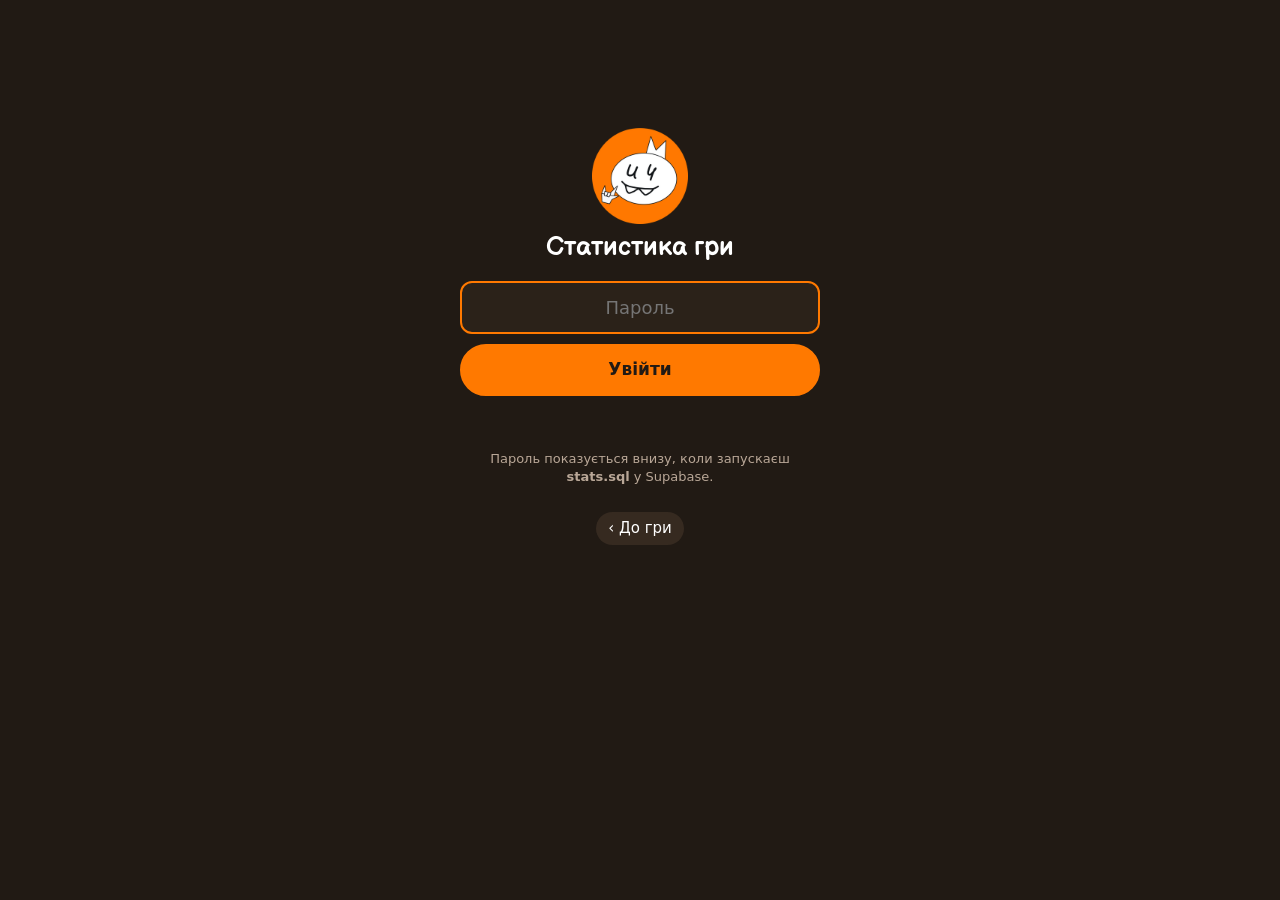
<file: stats/index.html>
<!DOCTYPE html>
<html lang="uk">
<head>
<script src="../migrate.js?v=2"></script>
<meta charset="UTF-8">
<meta name="viewport" content="width=device-width, initial-scale=1.0">
<meta name="robots" content="noindex, nofollow">
<meta name="theme-color" content="#211a14">
<title>Статистика і відгуки</title>
<link rel="icon" type="image/png" href="../favicon.png">
<style>
@font-face { font-family: 'Balsamiq Sans'; font-weight: 700; font-display: swap; src: url(../fonts/balsamiq-sans-cyrillic-700-normal.woff2) format('woff2'); }
@font-face { font-family: 'Balsamiq Sans'; font-weight: 700; font-display: swap; src: url(../fonts/balsamiq-sans-latin-700-normal.woff2) format('woff2'); unicode-range: U+0000-00FF; }
:root {
  --bg: #211a14; --surface: #2b2219; --surface-2: #362a20; --line: #45372b;
  --orange: #FF7900; --green: #4CAF50; --red: #e0533d; --text: #fff; --muted: #b9a797;
}
* { box-sizing: border-box; }
body { margin: 0; background: var(--bg); color: var(--text); font: 16px/1.4 system-ui, -apple-system, "Segoe UI", Roboto, sans-serif; }
h1, h2, .big { font-family: 'Balsamiq Sans', system-ui, sans-serif; }
.wrap { max-width: 960px; margin: 0 auto; padding: 20px 16px 48px; }
header { display: flex; align-items: center; gap: 12px; flex-wrap: wrap; margin-bottom: 16px; }
header img { width: 44px; height: 44px; }
h1 { margin: 0; font-size: 26px; flex: 1; }
h2 { font-size: 19px; margin: 28px 0 10px; }
button { font: inherit; cursor: pointer; border: 2px solid var(--line); background: var(--surface-2); color: var(--text); border-radius: 999px; padding: 6px 14px; }
button:hover { border-color: var(--orange); }
button.on { background: var(--orange); border-color: var(--orange); color: #211a14; font-weight: 700; }
.periods { display: flex; gap: 6px; flex-wrap: wrap; }
.range { display: flex; flex-wrap: wrap; align-items: center; gap: 8px 10px; margin: 10px 0 0; color: var(--muted); font-size: 14px; }
.range label { display: flex; align-items: center; gap: 6px; }
.range input { font: inherit; padding: 6px 10px; border-radius: 10px; border: 2px solid var(--line); background: var(--surface); color: var(--text); color-scheme: dark; }
.range input:focus { outline: none; border-color: var(--orange); }
.two { display: grid; grid-template-columns: repeat(auto-fit, minmax(260px, 1fr)); gap: 10px; }
.pct { color: var(--muted); font-size: 13px; margin-left: 6px; }
.muted { color: var(--muted); }
.small { font-size: 13px; }
.cards { display: grid; grid-template-columns: repeat(auto-fill, minmax(150px, 1fr)); gap: 10px; }
.card { background: var(--surface); border: 2px solid var(--line); border-radius: 16px; padding: 12px 14px; }
.card .big { font-size: 30px; color: var(--orange); line-height: 1.1; }
.card .label { color: var(--muted); font-size: 14px; }
.panel { background: var(--surface); border: 2px solid var(--line); border-radius: 16px; padding: 14px; overflow-x: auto; }
table { border-collapse: collapse; width: 100%; font-size: 15px; }
th, td { text-align: right; padding: 7px 8px; border-bottom: 1px solid var(--line); white-space: nowrap; }
th:first-child, td:first-child { text-align: left; }
th { color: var(--muted); font-weight: 600; font-size: 13px; }
tr:last-child td { border-bottom: 0; }
.chart { display: flex; align-items: flex-end; gap: 3px; height: 150px; padding-top: 18px; }
.chart .col { flex: 1; display: flex; flex-direction: column; align-items: center; justify-content: flex-end; height: 100%; min-width: 0; position: relative; }
.chart .bar { width: 100%; max-width: 34px; background: var(--orange); border-radius: 5px 5px 0 0; min-height: 2px; }
.chart .bar.zero { background: var(--line); }
.chart .val { font-size: 11px; color: var(--muted); margin-bottom: 2px; }
.chart-labels { display: flex; gap: 3px; margin-top: 4px; }
.chart-labels span { flex: 1; text-align: center; font-size: 11px; color: var(--muted); min-width: 0; overflow: hidden; }
.legend { font-size: 13px; color: var(--muted); margin: 0 0 6px; }
.rows .row { display: flex; align-items: center; gap: 10px; margin: 6px 0; }
.rows .name { width: 40%; min-width: 110px; overflow: hidden; text-overflow: ellipsis; white-space: nowrap; }
.rows .track { flex: 1; background: var(--surface-2); border-radius: 6px; height: 14px; }
.rows .fill { background: var(--orange); height: 100%; border-radius: 6px; }
.rows .n { width: 42px; text-align: right; }
.login { max-width: 360px; margin: 12vh auto 0; text-align: center; }
.login input { width: 100%; font: inherit; font-size: 18px; padding: 12px 14px; border-radius: 12px; border: 2px solid var(--line); background: var(--surface); color: var(--text); margin: 14px 0 10px; text-align: center; }
.login input:focus { outline: none; border-color: var(--orange); }
.login button { width: 100%; padding: 12px; font-size: 17px; }
.error { color: var(--red); min-height: 1.4em; }
.note { background: var(--surface-2); border-radius: 12px; padding: 10px 12px; font-size: 14px; color: var(--muted); margin-top: 10px; }
.views { display: flex; flex-wrap: wrap; gap: 6px; margin: 0 0 12px; }
.views button { font-size: 17px; padding: 8px 16px; }
.cl-game { background: var(--surface); border: 2px solid var(--line); border-radius: 16px; padding: 0; }
.cl-game summary { cursor: pointer; padding: 12px 14px; list-style: none; display: flex; flex-wrap: wrap; gap: 4px 12px; align-items: baseline; }
.cl-game summary::-webkit-details-marker { display: none; }
.cl-game summary b { font-size: 17px; }
.cl-game[open] summary { border-bottom: 1px solid var(--line); }
.cl-game .panel { border: 0; border-radius: 0 0 16px 16px; }
.cl-actions { display: flex; gap: 8px; padding: 0 14px 12px; flex-wrap: wrap; }
.fb-tools { display: flex; flex-wrap: wrap; align-items: center; gap: 10px 16px; margin: 6px 0 12px; }
.fb-tools label { display: flex; align-items: center; gap: 8px; color: var(--muted); font-size: 14px; cursor: pointer; }
.fb-tools input { width: 18px; height: 18px; accent-color: var(--orange); }
.fb-list { display: grid; gap: 10px; }
.fb { background: var(--surface); border: 2px solid var(--line); border-radius: 16px; padding: 14px; }
.fb.pub { border-color: rgba(255, 121, 0, .55); }
.fb-text { margin: 0 0 10px; font-size: 17px; line-height: 1.45; white-space: pre-wrap; overflow-wrap: anywhere; }
.fb-meta { display: flex; flex-wrap: wrap; align-items: center; gap: 6px 12px; color: var(--muted); font-size: 13px; }
.fb-meta b { color: var(--text); font-weight: 600; }
.fb-meta .tag { background: var(--surface-2); border-radius: 999px; padding: 2px 8px; }
.fb-meta a.tag { color: inherit; }
.game-links { display: flex; gap: 8px; flex-wrap: wrap; margin: -4px 0 12px; }
.game-link { display: inline-block; padding: 6px 12px; border-radius: 999px; background: var(--surface-2); color: var(--text); text-decoration: none; font-size: 15px; }
.login .game-link { margin-top: 12px; }
.access-new { display: grid; gap: 8px; margin-bottom: 14px; }
.access-new label, .access-actions label { display: grid; gap: 4px; font-size: 14px; }
.access-body { padding: 0 14px 12px; min-width: 0; }
#access-list > .cl-game, #room-list > .cl-game { min-width: 0; }
#room-list .panel { overflow-x: auto; }
.access-body .panel { overflow-x: auto; }
.access-actions input { max-width: 100%; }
.access-url code { word-break: break-all; font-size: 13px; }
.access-actions { display: flex; flex-wrap: wrap; gap: 8px; align-items: end; margin: 8px 0 12px; }
.cl-game summary .tag { font-size: 13px; background: var(--surface-2); border-radius: 999px; padding: 2px 8px; }
.cl-game tr.muted td { opacity: 0.5; }
.fb-meta .tag.ok { color: var(--green); }
.fb-meta .tag.no { color: var(--red); }
.fb-meta button { margin-left: auto; padding: 4px 12px; font-size: 13px; }
[hidden] { display: none !important; }
</style>
</head>
<body>
<div class="wrap">

  <form id="login" class="login" hidden>
    <img src="../logo.png" alt="" width="96" height="96">
    <h1>Статистика гри</h1>
    <input id="password" type="password" placeholder="Пароль" autocomplete="current-password" required>
    <button class="on" type="submit">Увійти</button>
    <p id="login-error" class="error"></p>
    <p class="muted small">Пароль показується внизу, коли запускаєш <b>stats.sql</b> у Supabase.</p>
    <a class="game-link" href="../">‹ До гри</a>
  </form>

  <main id="dash" hidden>
    <header>
      <img src="../logo.png" alt="">
      <h1>Статистика гри</h1>
      <button id="logout" type="button">Вийти</button>
    </header>
    <nav class="game-links">
      <a class="game-link" href="../?b">🧪 Бета гри</a>
      <a class="game-link" href="../">🎮 Основна гра</a>
    </nav>
    <div class="views" id="views">
      <button type="button" data-view="stats" class="on">📊 Статистика</button>
      <button type="button" data-view="feedback">💬 Відгуки <span id="fb-count"></span></button>
      <button type="button" data-view="classes">🏫 Класи <span id="cl-count"></span></button>
      <button type="button" data-view="pro">🦆 PRO <span id="pro-count"></span></button>
      <button type="button" data-view="access">🔑 Доступи</button>
    </div>
    <div id="stats-view">
    <div class="periods" id="periods">
      <button type="button" data-preset="today">Сьогодні</button>
      <button type="button" data-preset="yesterday">Вчора</button>
      <button type="button" data-preset="7">7 днів</button>
      <button type="button" data-preset="30">30 днів</button>
      <button type="button" data-preset="month">Цей місяць</button>
      <button type="button" data-preset="prevmonth">Минулий місяць</button>
      <button type="button" data-preset="all">Увесь час</button>
      <button type="button" id="refresh" title="Оновити">↻</button>
    </div>
    <form class="range" id="range">
      <label>з <input type="date" id="from" required></label>
      <label>по <input type="date" id="to" required></label>
      <button type="submit" class="on">Показати</button>
    </form>
    <p id="status" class="muted small"></p>
    <div id="content"></div>
    </div>
    <div id="feedback-view" hidden>
      <div class="fb-tools">
        <label><input type="checkbox" id="fb-only-pub" checked> лише ті, що можна публікувати</label>
        <label><input type="checkbox" id="fb-only-good"> лише з оцінкою 4–5</label>
        <span id="fb-summary" class="muted small"></span>
      </div>
      <div id="fb-list" class="fb-list"></div>
    </div>
    <div id="classes-view" hidden>
      <h2>👥 Класи учнів («Мій клас»)</h2>
      <p class="muted small">Класи, які створили учні чи вчителі: учасники і їхні найкращі результати в кожній грі. Натисни на клас, щоб побачити таблицю.</p>
      <div id="room-list" class="fb-list"></div>
      <h2>🏫 Ігри для класу (онлайн)</h2>
      <p class="muted small">Ігри для класу: підсумки кожної гри з нікнеймами учнів, датою й часом. Натисни на гру, щоб побачити результати.</p>
      <div id="cl-list" class="fb-list"></div>
    </div>
    <div id="pro-view" hidden>
      <p class="muted small">Звернення «Підписка є, а доступу немає». Перевір підписку в Base, зв'яжися з учнем (йому обіцяно відповідь протягом 24 годин) і познач звернення вирішеним.</p>
      <div id="pro-list" class="fb-list"></div>
    </div>
    <div id="access-view" hidden>
      <p class="muted small">Посилання на спецтеми (вебінари). Хто відкрив посилання в Telegram до дедлайну — має доступ до теми назавжди (поки ти його не забереш). У цьому браузері всі теми відкриті для тебе й так.</p>
      <form id="access-new" class="panel access-new">
        <b>Нове посилання</b>
        <label>Тема <select id="access-topic"></select></label>
        <label>Назва (для себе) <input id="access-title" type="text" maxlength="120" placeholder="Вебінар …"></label>
        <label>Діє до <input id="access-expires" type="datetime-local" required></label>
        <button type="submit">Створити посилання</button>
        <span id="access-new-status" class="muted small"></span>
      </form>
      <div id="access-list" class="fb-list"></div>
    </div>
  </main>

</div>
<script src="../leaderboard-config.js"></script>
<script src="../topics.js"></script>
<script>
const CFG = window.LEADERBOARD_CONFIG || {};
// На github.io з ?stay (мережа блокує duckdns) — посилання на гру теж лишаються тут
if (/[?&]stay(=|&|$)/.test(location.search)) {
  document.querySelectorAll(".game-link").forEach(a => {
    const h = a.getAttribute("href");
    a.setAttribute("href", h + (h.includes("?") ? "&stay" : "?stay"));
  });
}
const GAME_NAMES = {
  naholosy: "🗣️ Наголоси", leksychna: "🔎 Лексична помилка", klychnyi: "📣 Кличний відмінок",
  chyslivnyky: "🔢 Числівники", frazeolohizmy: "💬 Фразеологізми", slovospoluch: "🧩 Словосполучення", inshomovni: "🌍 Іншомовні слова",
  nmttest: "🎲 Рандомний тест НМТ"
};
const ONLINE_NAMES = { duel: "⚔️ Онлайн-дуель", sprint: "⏱ Спринт 60 с", class: "🏫 Гра для класу" };
const $ = id => document.getElementById(id);

const store = {
  get(k) { try { return localStorage.getItem(k); } catch { return null; } },
  set(k, v) { try { v === null ? localStorage.removeItem(k) : localStorage.setItem(k, v); } catch {} }
};

let password = store.get("stats_password") || "";
// Період: дати «з» і «по» (включно) за київським часом
const kyivDate = (d = new Date()) => d.toLocaleDateString("en-CA", { timeZone: "Europe/Kyiv" });
const shiftDate = (iso, n) => { const d = new Date(iso + "T12:00:00Z"); d.setUTCDate(d.getUTCDate() + n); return d.toISOString().slice(0, 10); };
const daysBetween = (a, b) => Math.round((new Date(b + "T12:00:00Z") - new Date(a + "T12:00:00Z")) / 86400000) + 1;
let range = (() => { try { return JSON.parse(store.get("stats_range")) || null; } catch { return null; } })();
let preset = store.get("stats_preset") || "7";
function presetRange(name) {
  const today = kyivDate();
  if (name === "today") return { from: today, to: today };
  if (name === "yesterday") { const y = shiftDate(today, -1); return { from: y, to: y }; }
  if (name === "month") return { from: today.slice(0, 8) + "01", to: today };
  if (name === "prevmonth") {
    const first = today.slice(0, 8) + "01";
    const lastPrev = shiftDate(first, -1);
    return { from: lastPrev.slice(0, 8) + "01", to: lastPrev };
  }
  if (name === "all") return { from: "2025-01-01", to: today };
  return { from: shiftDate(today, -(Number(name) - 1)), to: today };
}
if (preset !== "custom" || !range) range = presetRange(preset === "custom" ? "7" : preset);
let days = daysBetween(range.from, range.to);

function esc(s) {
  return String(s).replace(/[&<>"']/g, c => ({ "&": "&amp;", "<": "&lt;", ">": "&gt;", '"': "&quot;", "'": "&#39;" }[c]));
}
const num = v => (v === null || v === undefined ? "—" : Number(v).toLocaleString("uk-UA"));
const pct = (a, b) => (b ? Math.round(a / b * 100) + "%" : "—");

// Нова статистика (stats-v2.sql); якщо її ще немає — стара, за останні N днів
let rangeMissing = false;
async function fetchRange() {
  const res = await fetch(`${CFG.url}/rest/v1/rpc/get_stats_range`, {
    method: "POST",
    headers: { apikey: CFG.anonKey, Authorization: `Bearer ${CFG.anonKey}`, "Content-Type": "application/json" },
    body: JSON.stringify({ p_password: password, p_from: range.from, p_to: range.to })
  });
  if (res.ok) return res.json();
  const text = await res.text();
  if (text.includes("wrong password")) throw new Error("password");
  if (res.status === 404 || text.includes("get_stats_range")) { rangeMissing = true; return null; }
  throw new Error("network");
}

async function fetchStats() {
  const res = await fetch(`${CFG.url}/rest/v1/rpc/get_stats`, {
    method: "POST",
    headers: { apikey: CFG.anonKey, Authorization: `Bearer ${CFG.anonKey}`, "Content-Type": "application/json" },
    body: JSON.stringify({ p_password: password, p_days: days })
  });
  if (res.ok) return res.json();
  const text = await res.text();
  if (text.includes("wrong password")) throw new Error("password");
  if (res.status === 404 || text.includes("get_stats")) throw new Error("nosql");
  throw new Error("network");
}

// ---------- Відгуки ----------
const ROLE_NAMES = { student: "🎒 учень/учениця", teacher: "👩‍🏫 вчитель/ка", parent: "👨‍👩‍👧 батьки", other: "✨ інше" };
const RATING_EMOJI = ["", "😕", "😐", "🙂", "😃", "🤩"];
let feedback = null;
let view = ["feedback", "classes"].includes(store.get("stats_view")) ? store.get("stats_view") : "stats";

async function fetchFeedback() {
  const res = await fetch(`${CFG.url}/rest/v1/rpc/get_feedback`, {
    method: "POST",
    headers: { apikey: CFG.anonKey, Authorization: `Bearer ${CFG.anonKey}`, "Content-Type": "application/json" },
    body: JSON.stringify({ p_password: password })
  });
  if (res.ok) return res.json();
  const text = await res.text();
  if (text.includes("wrong password")) throw new Error("password");
  if (res.status === 404 || text.includes("get_feedback")) throw new Error("nosql");
  throw new Error("network");
}

async function loadFeedback() {
  try {
    feedback = await fetchFeedback();
    $("fb-count").textContent = feedback.length ? `(${feedback.length})` : "";
    renderFeedback();
  } catch (err) {
    if (err.message === "password") return;
    $("fb-list").innerHTML = err.message === "nosql"
      ? '<p class="note">У Supabase ще немає таблиці відгуків: запусти feedback.sql (див. STATS.md).</p>'
      : '<p class="note">Не вдалося завантажити відгуки. Перевір інтернет.</p>';
  }
}

function feedbackQuote(f) {
  const who = [f.name, f.role === "teacher" ? "вчитель/ка" : f.role === "parent" ? "батьки" : ""].filter(Boolean).join(", ");
  return `«${f.message.trim()}»${who ? ` — ${who}` : ""}`;
}

function renderFeedback() {
  if (!feedback) return;
  const onlyPub = $("fb-only-pub").checked;
  const onlyGood = $("fb-only-good").checked;
  const list = feedback.filter(f => (!onlyPub || f.can_publish) && (!onlyGood || f.rating >= 4));
  const rated = feedback.filter(f => f.rating);
  const avg = rated.length ? (rated.reduce((a, f) => a + f.rating, 0) / rated.length).toFixed(1).replace(".", ",") : "—";
  $("fb-summary").textContent = `Усього: ${feedback.length} · середня оцінка: ${avg} з 5 · показано: ${list.length}`;
  if (!list.length) {
    $("fb-list").innerHTML = `<p class="note">${feedback.length ? "Немає відгуків за цим фільтром." : "Відгуків ще немає. Вони з'являться тут, щойно хтось натисне «Залиш відгук» у грі."}</p>`;
    return;
  }
  $("fb-list").innerHTML = list.map((f, i) => `<article class="fb${f.can_publish ? " pub" : ""}">
    <p class="fb-text">${esc(f.message)}</p>
    <div class="fb-meta">
      ${f.rating ? `<span title="Оцінка ${f.rating} з 5">${RATING_EMOJI[f.rating]} ${f.rating}/5</span>` : ""}
      ${f.name ? `<b>${esc(f.name)}</b>` : '<span>без імені</span>'}
      ${f.role ? `<span class="tag">${ROLE_NAMES[f.role] || esc(f.role)}</span>` : ""}
      ${f.contact ? `<span class="tag">${esc(f.contact)}</span>` : ""}
      <span class="tag ${f.can_publish ? "ok" : "no"}">${f.can_publish ? "✓ можна публікувати" : "✕ не публікувати"}</span>
      <span>${new Date(f.created_at).toLocaleDateString("uk-UA", { day: "numeric", month: "long", year: "numeric" })}${f.source === "telegram" ? " · Telegram" : ""}</span>
      <button type="button" data-copy="${i}">Скопіювати</button>
    </div>
  </article>`).join("");
  $("fb-list").querySelectorAll("[data-copy]").forEach(b => b.addEventListener("click", () => {
    navigator.clipboard.writeText(feedbackQuote(list[Number(b.dataset.copy)])).then(() => {
      b.textContent = "Скопійовано ✓";
      setTimeout(() => { b.textContent = "Скопіювати"; }, 1500);
    });
  }));
}

// ---------- Ігри для класу ----------
let classGames = null;

async function loadClasses() {
  try {
    const res = await fetch(`${CFG.url}/rest/v1/rpc/get_class_results`, {
      method: "POST",
      headers: { apikey: CFG.anonKey, Authorization: `Bearer ${CFG.anonKey}`, "Content-Type": "application/json" },
      body: JSON.stringify({ p_password: password })
    });
    const text = await res.text();
    if (!res.ok) throw new Error(res.status === 404 || text.includes("get_class_results") ? "nosql" : "network");
    classGames = JSON.parse(text);
    $("cl-count").textContent = classGames.length ? `(${classGames.length})` : "";
    renderClasses();
  } catch (err) {
    $("cl-list").innerHTML = err.message === "nosql"
      ? '<p class="note">У Supabase ще немає таблиці результатів: запусти class-results.sql (див. STATS.md).</p>'
      : '<p class="note">Не вдалося завантажити результати. Перевір інтернет.</p>';
  }
}

function classCsv(g) {
  const when = new Date(g.started_at || g.ended_at).toLocaleString("uk-UA");
  const rows = [["Гра", GAME_NAMES[g.game] || g.game], ["Кімната", g.room], ["Дата", when],
    ["Питань", `${g.rounds} з ${g.rounds_planned}${g.early ? " (завершено достроково)" : ""}`], [],
    ["Місце", "Ім'я", "Бали", "Правильних відповідей", "Відповідей"],
    ...g.players.map(p => [p.place, p.name, p.score, p.correct, p.answered])];
  return rows.map(r => r.join(";")).join("\n");
}

function renderClasses() {
  if (!classGames) return;
  if (!classGames.length) {
    $("cl-list").innerHTML = '<p class="note">Ігор для класу ще не було. Підсумки з\'являться тут після першої завершеної гри.</p>';
    return;
  }
  $("cl-list").innerHTML = classGames.map((g, i) => {
    const start = new Date(g.started_at || g.ended_at);
    const mins = g.started_at ? Math.max(1, Math.round((new Date(g.ended_at) - start) / 60000)) : null;
    const best = g.players[0];
    return `<details class="cl-game">
      <summary>
        <b>${start.toLocaleDateString("uk-UA", { day: "numeric", month: "long" })}, ${start.toLocaleTimeString("uk-UA", { hour: "2-digit", minute: "2-digit" })}</b>
        <span>${esc(GAME_NAMES[g.game] || g.game)}</span>
        <span class="muted small">кімната ${esc(g.room)} · учнів: ${g.players.length} · питань: ${g.rounds} з ${g.rounds_planned}${g.early ? " (достроково)" : ""}${mins ? ` · ${mins} хв` : ""}</span>
        ${best ? `<span class="muted small">🏆 ${esc(best.name)} — ${num(best.score)}</span>` : ""}
      </summary>
      <div class="panel"><table>
        <tr><th>Місце</th><th>Ім'я</th><th>Бали</th><th>Правильних</th><th>Відповідей</th></tr>
        ${g.players.map(p => `<tr><td>${p.place}</td><td>${esc(p.name)}</td><td>${num(p.score)}</td><td>${num(p.correct)} з ${num(g.rounds)}</td><td>${num(p.answered)}</td></tr>`).join("")}
      </table></div>
      <div class="cl-actions"><button type="button" data-csv="${i}">⬇️ Завантажити таблицю</button></div>
    </details>`;
  }).join("");
  $("cl-list").querySelectorAll("[data-csv]").forEach(b => b.addEventListener("click", () => {
    const g = classGames[Number(b.dataset.csv)];
    const blob = new Blob(["\ufeff" + classCsv(g)], { type: "text/csv;charset=utf-8" });
    const a = document.createElement("a");
    a.href = URL.createObjectURL(blob);
    a.download = `klas-${g.room}-${(g.started_at || g.ended_at).slice(0, 10)}.csv`;
    document.body.appendChild(a); a.click(); a.remove();
  }));
}

// ---------- Звернення PRO ----------
let proIssues = null;

async function proRpc(name, args) {
  const res = await fetch(`${CFG.url}/rest/v1/rpc/${name}`, {
    method: "POST",
    headers: { apikey: CFG.anonKey, Authorization: `Bearer ${CFG.anonKey}`, "Content-Type": "application/json" },
    body: JSON.stringify({ p_password: password, ...args })
  });
  const text = await res.text();
  if (!res.ok) throw new Error(res.status === 404 || text.includes(name) ? "nosql" : "network");
  return text ? JSON.parse(text) : null;
}

async function loadProIssues() {
  try {
    proIssues = await proRpc("get_pro_issues", {});
    const open = proIssues.filter(x => !x.resolved).length;
    $("pro-count").textContent = open ? `(${open})` : "";
    renderProIssues();
  } catch (err) {
    $("pro-list").innerHTML = err.message === "nosql"
      ? '<p class="note">У Supabase ще немає таблиці звернень (pro-issues.sql).</p>'
      : '<p class="note">Не вдалося завантажити звернення. Перевір інтернет.</p>';
  }
}

function renderProIssues() {
  if (!proIssues) return;
  if (!proIssues.length) {
    $("pro-list").innerHTML = '<p class="note">Звернень немає — усі підписники отримали доступ 🎉</p>';
    return;
  }
  $("pro-list").innerHTML = proIssues.map(x => `<article class="fb${x.resolved ? "" : " pub"}">
    ${x.message ? `<p class="fb-text">${esc(x.message)}</p>` : ""}
    <div class="fb-meta">
      <b>${esc(x.name || "без імені")}</b>
      ${x.username ? `<a class="tag" href="https://t.me/${encodeURIComponent(x.username)}" target="_blank" rel="noopener">@${esc(x.username)}</a>` : ""}
      <span class="tag">id ${x.tg_user_id}</span>
      <span>${new Date(x.created_at).toLocaleString("uk-UA", { day: "numeric", month: "long", hour: "2-digit", minute: "2-digit" })}</span>
      <span class="tag ${x.resolved ? "ok" : "no"}">${x.resolved ? "✓ вирішено" : "чекає"}</span>
      <button type="button" data-resolve="${x.id}" data-to="${!x.resolved}">${x.resolved ? "Повернути" : "✓ Вирішено"}</button>
    </div>
  </article>`).join("");
  $("pro-list").querySelectorAll("[data-resolve]").forEach(b => b.addEventListener("click", async () => {
    b.disabled = true;
    try {
      await proRpc("set_pro_issue_resolved", { p_id: Number(b.dataset.resolve), p_resolved: b.dataset.to === "true" });
      await loadProIssues();
    } catch (err) {
      b.disabled = false;
      b.textContent = "Помилка, ще раз";
    }
  }));
}

// ---------- Доступи за посиланнями (спецтеми, вебінари) ----------
const TOPICS = window.SPECIAL_TOPICS || {};
const BOT_APP = (CFG.telegramAppLink || "https://t.me/ukrmovych_bot/battle");
let accessLinks = null;
const kyivTime = iso => new Date(iso).toLocaleString("uk-UA", { timeZone: "Europe/Kyiv", day: "numeric", month: "long", hour: "2-digit", minute: "2-digit" });
// значення для <input type="datetime-local"> (час цього браузера)
const localInput = d => new Date(d.getTime() - d.getTimezoneOffset() * 60000).toISOString().slice(0, 16);

async function loadAccess() {
  try {
    accessLinks = await proRpc("get_access_links", {});
    renderAccess();
  } catch (err) {
    $("access-list").innerHTML = err.message === "nosql"
      ? '<p class="note">У Supabase ще немає таблиць доступів (topic-access.sql).</p>'
      : '<p class="note">Не вдалося завантажити посилання. Перевір інтернет.</p>';
  }
}

function renderAccess() {
  if (!accessLinks) return;
  if (!accessLinks.length) {
    $("access-list").innerHTML = '<p class="note">Посилань ще немає.</p>';
    return;
  }
  const now = Date.now();
  $("access-list").innerHTML = accessLinks.map((l, i) => {
    const t = TOPICS[l.topic];
    const open = !l.revoked && Date.parse(l.expires_at) > now;
    const active = l.grants.filter(g => !g.revoked).length;
    const url = `${BOT_APP}?startapp=w_${l.code}`;
    const state = l.revoked ? '<span class="tag no">скасоване — доступу ні в кого немає</span>'
      : open ? `<span class="tag ok">приймає до ${esc(kyivTime(l.expires_at))}</span>`
        : `<span class="tag">закрите з ${esc(kyivTime(l.expires_at))} — доступ у тих, хто встиг</span>`;
    return `<details class="cl-game" ${i === 0 ? "open" : ""}>
      <summary>
        <b>${esc(l.title || "Без назви")}</b>
        <span>${t ? esc(t.icon + " " + t.name) : esc(l.topic)}</span>
        <span class="muted small">з доступом: ${active}${l.grants.length > active ? ` (ще ${l.grants.length - active} забрано)` : ""}</span>
        ${state}
      </summary>
      <div class="access-body">
        <p class="access-url"><code>${esc(url)}</code> <button type="button" data-copy-url="${esc(url)}">Скопіювати</button></p>
        <div class="access-actions">
          <label>Приймати до <input type="datetime-local" data-exp="${l.code}" value="${localInput(new Date(l.expires_at))}"></label>
          <button type="button" data-save-exp="${l.code}">Зберегти час</button>
          ${open ? `<button type="button" data-close="${l.code}">Закрити зараз</button>` : ""}
          <button type="button" data-revoke="${l.code}" data-to="${!l.revoked}">${l.revoked ? "Повернути доступ усім" : "Скасувати доступ усім"}</button>
        </div>
        ${l.grants.length ? `<div class="panel"><table>
          <tr><th>#</th><th>Ім'я</th><th>Telegram</th><th>Коли</th><th></th></tr>
          ${l.grants.map((g, k) => `<tr class="${g.revoked ? "muted" : ""}"><td>${k + 1}</td><td>${esc(g.name || "—")}</td>
            <td>${g.username ? `<a href="https://t.me/${encodeURIComponent(g.username)}" target="_blank" rel="noopener">@${esc(g.username)}</a>` : `id ${g.tg_user_id}`}</td>
            <td>${esc(kyivTime(g.created_at))}</td>
            <td><button type="button" data-grant="${g.id}" data-to="${!g.revoked}">${g.revoked ? "Повернути" : "Забрати"}</button></td></tr>`).join("")}
        </table></div>` : '<p class="note">Ще ніхто не перейшов за посиланням.</p>'}
      </div>
    </details>`;
  }).join("");

  const act = async (b, fn) => {
    b.disabled = true;
    try { await fn(); await loadAccess(); } catch (e) { b.disabled = false; b.textContent = "Помилка, ще раз"; }
  };
  const list = $("access-list");
  list.querySelectorAll("[data-copy-url]").forEach(b => b.addEventListener("click", () => {
    navigator.clipboard.writeText(b.dataset.copyUrl).then(() => { b.textContent = "Скопійовано ✓"; });
  }));
  list.querySelectorAll("[data-save-exp]").forEach(b => b.addEventListener("click", () => {
    const v = list.querySelector(`[data-exp="${b.dataset.saveExp}"]`).value;
    if (!v) return;
    act(b, () => proRpc("update_access_link", { p_code: b.dataset.saveExp, p_expires: new Date(v).toISOString(), p_revoked: null }));
  }));
  list.querySelectorAll("[data-close]").forEach(b => b.addEventListener("click", () =>
    act(b, () => proRpc("update_access_link", { p_code: b.dataset.close, p_expires: new Date().toISOString(), p_revoked: null }))));
  list.querySelectorAll("[data-revoke]").forEach(b => b.addEventListener("click", () => {
    if (b.dataset.to === "true" && !confirm("Забрати доступ до теми в усіх, хто прийшов за цим посиланням?")) return;
    act(b, () => proRpc("update_access_link", { p_code: b.dataset.revoke, p_expires: null, p_revoked: b.dataset.to === "true" }));
  }));
  list.querySelectorAll("[data-grant]").forEach(b => b.addEventListener("click", () =>
    act(b, () => proRpc("set_access_grant", { p_id: Number(b.dataset.grant), p_revoked: b.dataset.to === "true" }))));
}

$("access-topic").innerHTML = Object.entries(TOPICS).map(([id, t]) => `<option value="${id}">${t.icon} ${t.name}</option>`).join("");
$("access-expires").value = localInput(new Date(Date.now() + 3 * 3600 * 1000));
$("access-new").addEventListener("submit", async e => {
  e.preventDefault();
  const status = $("access-new-status");
  status.textContent = "Створюю…";
  try {
    await proRpc("create_access_link", {
      p_topic: $("access-topic").value, p_title: $("access-title").value.trim(),
      p_expires: new Date($("access-expires").value).toISOString()
    });
    status.textContent = "Готово ✓";
    $("access-title").value = "";
    await loadAccess();
  } catch (err) {
    status.textContent = "Не вдалося створити";
  }
});

// ---------- 👥 Класи учнів («Мій клас», classrooms.sql) ----------
async function loadRooms() {
  try {
    const rooms = await proRpc("get_classrooms_admin", {});
    if (!rooms.length) { $("room-list").innerHTML = '<p class="note">Ще ніхто не створив клас.</p>'; return; }
    $("room-list").innerHTML = rooms.map(r => {
      const active = r.members.filter(m => m.active !== false);
      const games = [...new Set(r.members.flatMap(m => Object.keys(m.scores || {})))];
      const sorted = [...r.members].sort((a, b) => (b.active !== false) - (a.active !== false)
        || Math.max(0, ...Object.values(b.scores || {})) - Math.max(0, ...Object.values(a.scores || {})));
      return `<details class="cl-game">
        <summary>
          <b>${esc(r.name)}</b>
          <span>код ${esc(r.code)}</span>
          <span class="muted small">учнів: ${active.length} · створено ${new Date(r.created_at).toLocaleDateString("uk-UA", { day: "numeric", month: "long" })}</span>
        </summary>
        <div class="panel"><table>
          <tr><th>Ім'я</th>${games.map(g => `<th>${esc(GAME_NAMES[g] || g)}</th>`).join("")}<th>Приєднався</th><th></th></tr>
          ${sorted.map(m => `<tr class="${m.active === false ? "muted" : ""}"><td>${esc(m.name)}${m.owner ? " 👑" : ""}${m.active === false ? " (вийшов)" : ""}</td>
            ${games.map(g => `<td>${m.scores && m.scores[g] != null ? num(m.scores[g]) : "—"}</td>`).join("")}
            <td>${new Date(m.joined_at).toLocaleDateString("uk-UA", { day: "numeric", month: "short" })}</td>
            <td><button type="button" data-room-member="${m.id}" data-to="${m.active === false}" data-name="${esc(m.name)}">${m.active === false ? "Повернути" : "Прибрати"}</button></td></tr>`).join("")}
        </table>${games.length ? "" : '<p class="note">Ще ніхто не зіграв після вступу до класу.</p>'}</div>
      </details>`;
    }).join("");
    // Прибрати / повернути учасника (лише тут, у статистиці)
    $("room-list").querySelectorAll("[data-room-member]").forEach(b => b.addEventListener("click", async () => {
      const back = b.dataset.to === "true";
      if (!back && !confirm(`Прибрати ${b.dataset.name} з класу?`)) return;
      b.disabled = true;
      try {
        await proRpc("set_classroom_member_admin", { p_member: Number(b.dataset.roomMember), p_active: back });
        const open = [...$("room-list").querySelectorAll("details")].map(d => d.open);
        await loadRooms();
        $("room-list").querySelectorAll("details").forEach((d, i) => { d.open = Boolean(open[i]); });
      } catch (e) { b.disabled = false; b.textContent = "Помилка, ще раз"; }
    }));
  } catch (err) {
    $("room-list").innerHTML = err.message === "nosql"
      ? '<p class="note">У Supabase ще немає класів (classrooms.sql).</p>'
      : '<p class="note">Не вдалося завантажити класи. Перевір інтернет.</p>';
  }
}

function setView(v) {
  view = v;
  store.set("stats_view", v);
  document.querySelectorAll("#views button").forEach(b => b.classList.toggle("on", b.dataset.view === v));
  $("stats-view").hidden = v !== "stats";
  $("feedback-view").hidden = v !== "feedback";
  $("classes-view").hidden = v !== "classes";
  $("pro-view").hidden = v !== "pro";
  $("access-view").hidden = v !== "access";
}

function showLogin(message = "") {
  $("dash").hidden = true;
  $("login").hidden = false;
  $("login-error").textContent = message;
  $("password").focus();
}

async function load() {
  $("login").hidden = true;
  $("dash").hidden = false;
  setView(view);
  loadFeedback();
  loadClasses();
  loadRooms();
  loadProIssues();
  loadAccess();
  document.querySelectorAll("#periods [data-preset]").forEach(b => b.classList.toggle("on", b.dataset.preset === preset));
  $("from").value = range.from;
  $("to").value = range.to;
  days = daysBetween(range.from, range.to);
  $("status").textContent = "Завантажую…";
  try {
    const r = await fetchRange();
    if (r) renderRange(r);
    else {
      // старої функції досить, але лише «останні N днів»
      render(await fetchStats());
    }
    $("status").textContent = `Оновлено о ${new Date().toLocaleTimeString("uk-UA", { hour: "2-digit", minute: "2-digit" })}`
      + (rangeMissing ? " · Щоб бачити будь-який період і більше даних, запусти в Supabase stats-v2.sql (див. STATS.md)" : "");
  } catch (err) {
    if (err.message === "password") {
      store.set("stats_password", null);
      password = "";
      showLogin("Неправильний пароль");
    } else if (err.message === "nosql") {
      $("content").innerHTML = "";
      $("status").textContent = "У Supabase ще немає функції статистики: запусти stats.sql (див. STATS.md).";
    } else {
      $("status").textContent = "Не вдалося завантажити. Перевір інтернет і натисни ↻";
    }
  }
}

function chart(items, key, labelFn) {
  const max = Math.max(1, ...items.map(i => i[key]));
  const bars = items.map(i => `<div class="col" title="${esc(labelFn(i, true))}: ${i[key]}">
      ${i[key] ? `<span class="val">${i[key]}</span>` : ""}
      <div class="bar${i[key] ? "" : " zero"}" style="height:${i[key] / max * 100}%"></div></div>`).join("");
  const step = Math.ceil(items.length / 12);
  const labels = items.map((i, n) => `<span>${n % step === 0 ? esc(labelFn(i)) : ""}</span>`).join("");
  return `<div class="chart">${bars}</div><div class="chart-labels">${labels}</div>`;
}

function rows(list) {
  const max = Math.max(1, ...list.map(r => r.n));
  return `<div class="rows">${list.map(r => `<div class="row"><span class="name">${esc(r.name)}</span>
    <span class="track"><span class="fill" style="display:block;width:${r.n / max * 100}%"></span></span>
    <span class="n">${num(r.n)}</span></div>`).join("")}</div>`;
}

function card(value, label) {
  return `<div class="card"><div class="big">${value}</div><div class="label">${label}</div></div>`;
}

const WEEKDAYS = ["", "Пн", "Вт", "Ср", "Чт", "Пт", "Сб", "Нд"];
const LAYOUTS = { table: "📱 на столі", wall: "🖥 на стіні" };

function periodTitle() {
  const f = d => new Date(d + "T12:00:00").toLocaleDateString("uk-UA", { day: "numeric", month: "long", year: "numeric" });
  return range.from === range.to ? f(range.from) : `${f(range.from)} — ${f(range.to)}`;
}

function funnelRows(list) {
  const top = Math.max(1, list[0].n);
  return `<div class="rows">${list.map(r => `<div class="row"><span class="name">${esc(r.name)}</span>
    <span class="track"><span class="fill" style="display:block;width:${r.n / top * 100}%"></span></span>
    <span class="n">${num(r.n)}</span><span class="pct">${pct(r.n, top)}</span></div>`).join("")}</div>`;
}

function renderRange(s) {
  const p = s.players, v = s.visits, f = s.funnel, e = s.engagement;
  const multi = s.days > 1;
  const dayLabel = (d, full) => {
    const dt = new Date(d.day + "T12:00:00");
    return full ? dt.toLocaleDateString("uk-UA", { weekday: "short", day: "numeric", month: "long" })
      : dt.toLocaleDateString("uk-UA", { day: "numeric", month: "numeric" });
  };
  let html = `<h2>Люди · ${esc(periodTitle())}</h2><p class="muted small">Лише основна версія гри — без бети.</p><div class="cards">
    ${card(num(p.active), "гравців (пристроїв)")}
    ${card(num(p.new), "нових")}
    ${card(num(p.returning), "постійних (грали й раніше)")}
    ${multi ? card(num(p.multi_day), "заходили у 2+ різні дні") : ""}
    ${card(pct(p.new_came_back, p.new), "нових повернулися ще раз<br><span class='small'>" + num(p.new_came_back) + " з " + num(p.new) + "</span>")}
    ${card(num(v.total), `відкриттів гри<br><span class="small">Telegram: ${pct(v.telegram, v.total)}</span>`)}
    ${card(num(p.all_time), "гравців за весь час")}
  </div>`;

  html += `<h2>Воронка</h2><p class="muted small">Скільки гравців дійшли до кожного кроку</p><div class="panel">${funnelRows([
    { name: "Відкрили гру", n: Math.max(f.visited, f.played) },
    { name: "Почали гру", n: f.played },
    { name: "Дограли марафон", n: f.finished },
    { name: "Записалися в таблицю", n: f.leaderboard }
  ])}</div>`;

  html += `<h2>Наскільки активно грають</h2><div class="two">
    <div class="cards">${card(num(e.games), "розпочатих ігор")}${card(num(e.avg_per_player), "ігор на гравця")}</div>
    <div class="panel"><p class="legend">Скільки ігор зіграв кожен гравець</p>${rows([
      { name: "1 гра", n: e.g1 }, { name: "2–5 ігор", n: e.g2_5 }, { name: "6–20 ігор", n: e.g6_20 }, { name: "21+ ігор", n: e.g21 }
    ])}</div></div>`;

  if (multi) {
    html += `<h2>По днях</h2><div class="panel">
      <p class="legend">Гравців за день</p>${chart(s.daily, "players", dayLabel)}
      <p class="legend" style="margin-top:16px">Нових гравців за день</p>${chart(s.daily, "new", dayLabel)}
      <p class="legend" style="margin-top:16px">Розпочатих ігор за день</p>${chart(s.daily, "games", dayLabel)}</div>`;
  }

  const games = Object.entries(s.games || {}).filter(([id]) => id !== "null");
  const played = games.filter(([, g]) => g.players || g.marathons || g.trainings || g.duels);
  if (played.length) {
    html += `<h2>Ігри</h2><div class="panel"><table>
      <tr><th>Гра</th><th>Гравців</th><th>Марафонів</th><th>Дограно</th><th>Сер. рахунок</th><th>Медіана</th><th>Рекорд</th><th>Тренувань</th><th>до кінця</th><th>Дуелей</th><th>Усі слова 🎉</th><th>У таблицю</th></tr>
      ${played.sort((a, b) => b[1].players - a[1].players).map(([id, g]) => `<tr>
        <td>${esc(GAME_NAMES[id] || id)}</td><td>${num(g.players)}</td><td>${num(g.marathons)}</td><td>${num(g.finished)}</td>
        <td>${num(g.avg_score)}</td><td>${num(g.median_score)}</td><td>${num(g.max_score)}</td>
        <td>${num(g.trainings)}</td><td>${num(g.trainings_done)}</td>
        <td>${num(g.duels)}</td><td>${num(g.all_words)}</td><td>${num(g.leaderboard)}</td></tr>`).join("")}
    </table></div>`;
  }

  const scores = Object.entries(s.scores || {});
  if (scores.length) {
    html += `<h2>Результати марафону</h2><p class="muted small">Скільки марафонів закінчилися з таким рахунком</p><div class="two">`
      + scores.map(([id, b]) => {
        const items = b.map(x => ({ label: x.from >= 300 ? "300+" : `${x.from}`, n: x.n }));
        return `<div class="panel"><p class="legend">${esc(GAME_NAMES[id] || id)}</p>${chart(items, "n", (x, full) => full ? `${x.label}–${Number(x.label) + 9 || ""} балів` : x.label)}</div>`;
      }).join("") + `</div>`;
  }

  if (s.groups && s.groups.length) {
    html += `<h2>Групи тренувань</h2><p class="muted small">Скільки разів почали (у дужках — скільки дійшли до кінця)</p>
      <div class="panel">${rows(s.groups.map(g => ({ name: `${g.group} (${g.done} до кінця)`, n: g.count })))}</div>`;
  }

  const ds = s.duel_setup || {};
  const dPlayers = Object.entries(ds.players || {}), dLayout = Object.entries(ds.layout || {}), dTarget = Object.entries(ds.target || {});
  if (dPlayers.length) {
    html += `<h2>Дуелі на одному екрані</h2><div class="two">
      <div class="panel"><p class="legend">Скільки гравців</p>${rows(dPlayers.sort((a, b) => a[0] - b[0]).map(([n, c]) => ({ name: `${n} гравці`, n: c })))}</div>
      <div class="panel"><p class="legend">Як лежить екран</p>${rows(dLayout.map(([k, c]) => ({ name: LAYOUTS[k] || k, n: c })))}
        <p class="legend" style="margin-top:12px">До скількох очок</p>${rows(dTarget.sort((a, b) => a[0] - b[0]).map(([k, c]) => ({ name: `до ${k}`, n: c })))}
        <p class="note">Командами: <b>${num(ds.teams)}</b></p></div></div>`;
  }

  const ox = s.online_extra || {};
  if ((s.online && s.online.length) || ox.joins || ox.shares) {
    html += `<h2>Онлайн-режими</h2><div class="panel"><table>
      <tr><th>Гра</th><th>Режим</th><th>Створено кімнат</th><th>Почато ігор</th><th>Дограно</th><th>Гравців у сер.</th><th>Найбільша</th></tr>
      ${(s.online || []).map(o => `<tr><td>${esc(GAME_NAMES[o.game] || o.game)}</td><td>${esc(ONLINE_NAMES[o.mode] || o.mode)}</td>
        <td>${num(o.created)}</td><td>${num(o.started)}</td><td>${num(o.finished)}</td><td>${num(o.avg_players)}</td><td>${num(o.max_players)}</td></tr>`).join("")}
    </table>
    <p class="note">Надіслали запрошення: <b>${num(ox.shares)}</b> · відкрили гру за запрошенням: <b>${num(ox.invites)}</b> · приєдналися до кімнати: <b>${num(ox.joins)}</b></p></div>`;
  }

  // Переходи за посиланнями @ukr_movych
  const lk = s.links || {};
  const LINK_PLACES = { handle: "Головна, під маскотом", "brand-tag": "Картка завдання", "brand-tag brand-tag-bottom": "Турнірна таблиця",
    "brand-tag brand-tag-soon": "Вікно «скоро»", brand: "Низ сторінки", "duel-brand": "Дуель" };
  html += `<h2>Переходи на @ukr_movych</h2><div class="cards">
    ${card(num(lk.ukr_movych || 0), "переходів за посиланнями")}${card(num(lk.players || 0), "гравців перейшли")}</div>
    ${Object.keys(lk.by_place || {}).length ? `<div class="panel">${rows(Object.entries(lk.by_place).sort((a, b) => b[1] - a[1])
      .map(([k, n]) => ({ name: LINK_PLACES[k] || k || "інше", n })))}</div>` : ""}`;

  const c = s.classes || {};
  if (c.games) {
    html += `<h2>Ігри для класу</h2><div class="cards">
      ${card(num(c.games), "ігор для класу")}${card(num(c.students), "учнів загалом")}
      ${card(num(c.avg_students), "учнів у середньому")}${card(num(c.avg_rounds), "питань у середньому")}
      ${card(num(c.early), "завершено достроково")}</div>
      <p class="muted small">Деталі кожної гри — у вкладці «🏫 Класи».</p>`;
  }

  const fbs = s.feedback || {};
  if (fbs.count) {
    html += `<h2>Відгуки</h2><div class="cards">${card(num(fbs.count), "відгуків")}${card(num(fbs.avg_rating), "середня оцінка з 5")}${card(num(fbs.publishable), "можна публікувати")}</div>`;
  }

  const soon = games.filter(([, g]) => g.soon_clicks).sort((a, b) => b[1].soon_clicks - a[1].soon_clicks);
  if (soon.length) {
    html += `<h2>Яких ігор чекають</h2><p class="muted small">Скільки разів натиснули на гру з позначкою «скоро»</p>
      <div class="panel">${rows(soon.map(([id, g]) => ({ name: GAME_NAMES[id] || id, n: g.soon_clicks })))}</div>`;
  }

  if (s.hours && s.hours.some(h => h.games)) {
    html += `<h2>Коли грають</h2><div class="two">
      <div class="panel"><p class="legend">За годиною (київський час)</p>${chart(s.hours, "games", (h, full) => full ? `${h.hour}:00–${h.hour}:59` : String(h.hour))}</div>
      <div class="panel"><p class="legend">За днем тижня</p>${chart(s.weekdays, "games", w => WEEKDAYS[w.dow])}</div></div>`;
  }

  const lb = Object.entries(s.leaderboard || {});
  if (lb.length) {
    html += `<h2>Турнірна таблиця</h2><div class="panel"><table>
      <tr><th>Гра</th><th>Гравців у таблиці</th><th>Нових за період</th><th>Найкращий результат</th></tr>
      ${lb.map(([id, l]) => `<tr><td>${esc(GAME_NAMES[id] || id)}</td><td>${num(l.players)}</td><td>${num(l.new)}</td><td>${num(l.best)}</td></tr>`).join("")}
    </table></div>`;
  }

  html += `<p class="note">«Гравець» — це один пристрій (телефон чи браузер). Імен і особистих даних гра не збирає.
    Статистика рахується з моменту, коли в Supabase запустили <b>stats.sql</b>; давніші дані є лише в Google Analytics.</p>`;
  $("content").innerHTML = html;
}

function render(s) {
  const p = s.players, v = s.visits;
  const period = days === 1 ? "сьогодні" : `за ${days} днів`;
  let html = `<h2>Люди ${period}</h2><div class="cards">
    ${card(num(p.period), "гравців (пристроїв)")}
    ${card(num(p.new), "з них нових")}
    ${days > 1 ? card(num(p.returning), "приходили у 2+ різні дні") : ""}
    ${card(num(p.played), "почали хоч одну гру")}
    ${card(num(v.total), `відкриттів гри<br><span class="small">з них у Telegram: ${pct(v.telegram, v.total)}</span>`)}
    ${days > 1 ? card(num(p.today), "гравців сьогодні") : ""}
    ${card(num(p.all_time), "гравців за весь час")}
  </div>`;

  if (days > 1) {
    const dayLabel = (d, full) => {
      const dt = new Date(d.day + "T12:00:00");
      return full ? dt.toLocaleDateString("uk-UA", { weekday: "short", day: "numeric", month: "long" })
        : dt.toLocaleDateString("uk-UA", { day: "numeric", month: "numeric" });
    };
    html += `<h2>По днях</h2><div class="panel"><p class="legend">Гравців за день</p>${chart(s.daily, "players", dayLabel)}
      <p class="legend" style="margin-top:16px">Розпочатих ігор за день (марафони, тренування, дуелі)</p>${chart(s.daily, "games", dayLabel)}</div>`;
  }

  const games = Object.entries(s.games || {}).filter(([id]) => id !== "null");
  const played = games.filter(([, g]) => g.players || g.marathons || g.trainings || g.duels);
  if (played.length) {
    html += `<h2>Ігри</h2><div class="panel"><table>
      <tr><th>Гра</th><th>Гравців</th><th>Марафонів</th><th>Сер. рахунок</th><th>Рекорд</th><th>Тренувань</th><th>з них до кінця</th><th>Дуелей</th><th>Усі слова 🎉</th><th>У таблицю</th></tr>
      ${played.sort((a, b) => b[1].players - a[1].players).map(([id, g]) => `<tr>
        <td>${esc(GAME_NAMES[id] || id)}</td><td>${num(g.players)}</td><td>${num(g.marathons)}</td>
        <td>${num(g.avg_score)}</td><td>${num(g.max_score)}</td><td>${num(g.trainings)}</td><td>${num(g.trainings_done)}</td>
        <td>${num(g.duels)}</td><td>${num(g.all_words)}</td><td>${num(g.leaderboard)}</td></tr>`).join("")}
    </table></div>`;
  }

  if (s.groups && s.groups.length) {
    html += `<h2>Найпопулярніші групи тренувань</h2><div class="panel">${rows(s.groups.map(g => ({ name: g.group, n: g.count })))}</div>`;
  }

  const duelPlayers = Object.entries(s.duel_players || {});
  if (duelPlayers.length) {
    html += `<h2>Дуелі на одному телефоні</h2><div class="panel">${rows(duelPlayers.sort((a, b) => a[0] - b[0]).map(([n, c]) => ({ name: `${n} гравці`, n: c })))}</div>`;
  }

  const online = Object.entries(s.online || {});
  const ox = s.online_extra || {};
  if (online.length || ox.joins || ox.shares) {
    html += `<h2>Онлайн-режими</h2><div class="panel"><table>
      <tr><th>Режим</th><th>Створено кімнат</th><th>Почато ігор</th><th>Дограно</th><th>Гравців у середньому</th><th>Найбільша гра</th></tr>
      ${online.map(([m, o]) => `<tr><td>${esc(ONLINE_NAMES[m] || m)}</td><td>${num(o.created)}</td><td>${num(o.started)}</td>
        <td>${num(o.finished)}</td><td>${num(o.avg_players)}</td><td>${num(o.max_players)}</td></tr>`).join("")}
    </table>
    <p class="note">Надіслали запрошення: <b>${num(ox.shares)}</b> · відкрили гру за запрошенням: <b>${num(ox.invites)}</b> · приєдналися до кімнати: <b>${num(ox.joins)}</b></p></div>`;
  }

  const soon = games.filter(([, g]) => g.soon_clicks).sort((a, b) => b[1].soon_clicks - a[1].soon_clicks);
  if (soon.length) {
    html += `<h2>Яких ігор чекають</h2><p class="muted small">Скільки разів натиснули на гру з позначкою «скоро»</p>
      <div class="panel">${rows(soon.map(([id, g]) => ({ name: GAME_NAMES[id] || id, n: g.soon_clicks })))}</div>`;
  }

  if (s.hours && s.hours.some(h => h.games)) {
    html += `<h2>О котрій грають</h2><div class="panel"><p class="legend">Розпочатих ігор за годиною (київський час)</p>
      ${chart(s.hours, "games", (h, full) => full ? `${h.hour}:00–${h.hour}:59` : String(h.hour))}</div>`;
  }

  const lb = Object.entries(s.leaderboard || {});
  if (lb.length) {
    html += `<h2>Турнірна таблиця</h2><div class="panel"><table>
      <tr><th>Гра</th><th>Гравців у таблиці</th><th>Нових ${period}</th><th>Найкращий результат</th></tr>
      ${lb.map(([id, l]) => `<tr><td>${esc(GAME_NAMES[id] || id)}</td><td>${num(l.players)}</td><td>${num(l.new)}</td><td>${num(l.best)}</td></tr>`).join("")}
    </table></div>`;
  }

  html += `<p class="note">«Гравець» — це один пристрій (телефон чи браузер). Імен і особистих даних гра не збирає.
    Статистика тут рахується з моменту, коли в Supabase запустили <b>stats.sql</b>; давніші дані є лише в Google Analytics.</p>`;
  $("content").innerHTML = html;
}

$("login").addEventListener("submit", e => {
  e.preventDefault();
  password = $("password").value.trim();
  store.set("stats_password", password);
  load();
});
$("logout").addEventListener("click", () => {
  store.set("stats_password", null);
  password = "";
  $("password").value = "";
  showLogin();
});
$("views").addEventListener("click", e => {
  const b = e.target.closest("button");
  if (b) setView(b.dataset.view);
});
$("fb-only-pub").addEventListener("change", renderFeedback);
$("fb-only-good").addEventListener("change", renderFeedback);
$("range").addEventListener("submit", e => {
  e.preventDefault();
  if (!$("from").value || !$("to").value) return;
  const [a, b] = [$("from").value, $("to").value].sort();
  range = { from: a, to: b };
  preset = "custom";
  store.set("stats_preset", preset);
  store.set("stats_range", JSON.stringify(range));
  load();
});
$("periods").addEventListener("click", e => {
  const b = e.target.closest("button");
  if (!b) return;
  if (b.dataset.preset) {
    preset = b.dataset.preset;
    range = presetRange(preset);
    store.set("stats_preset", preset);
    store.set("stats_range", JSON.stringify(range));
  }
  load();
});

if (!CFG.url || !CFG.anonKey) {
  document.body.innerHTML = '<p class="wrap">Supabase не налаштовано (leaderboard-config.js).</p>';
} else if (password) {
  load();
} else {
  showLogin();
}
</script>
</body>
</html>
</file>
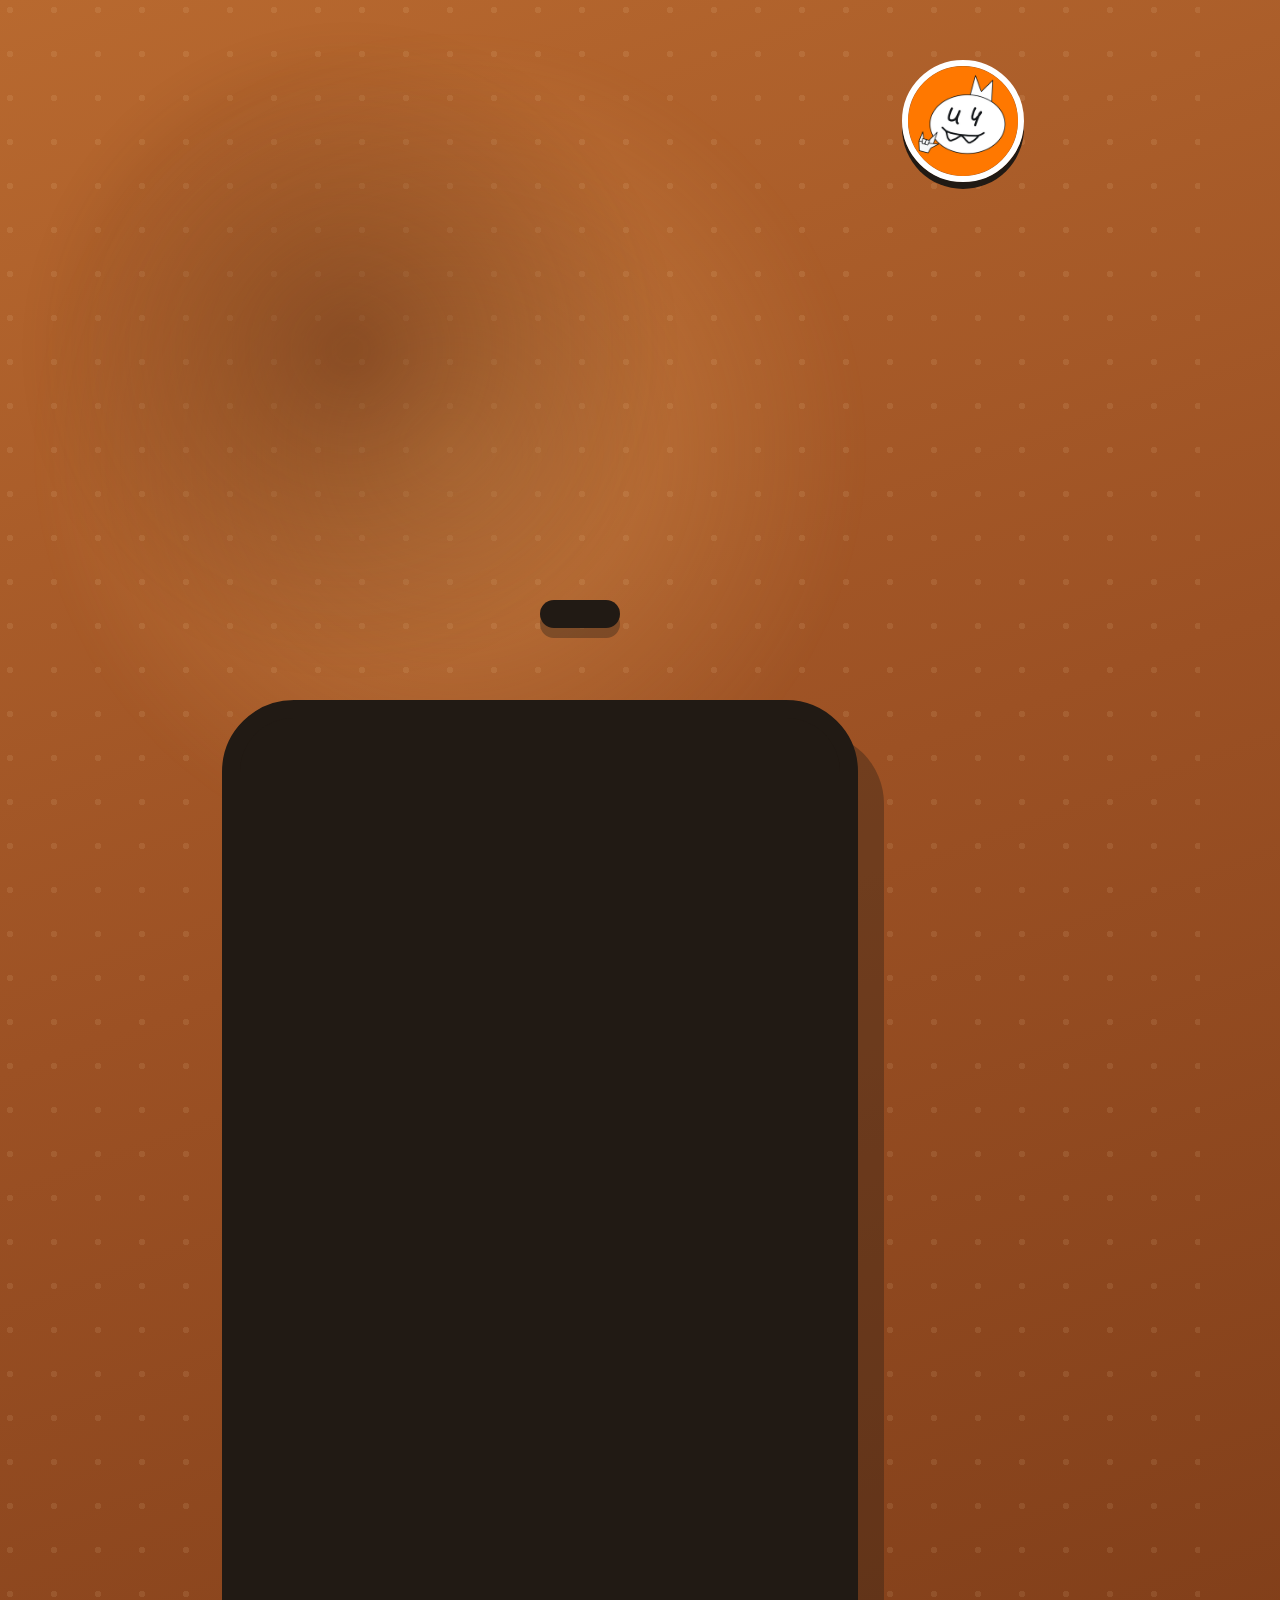
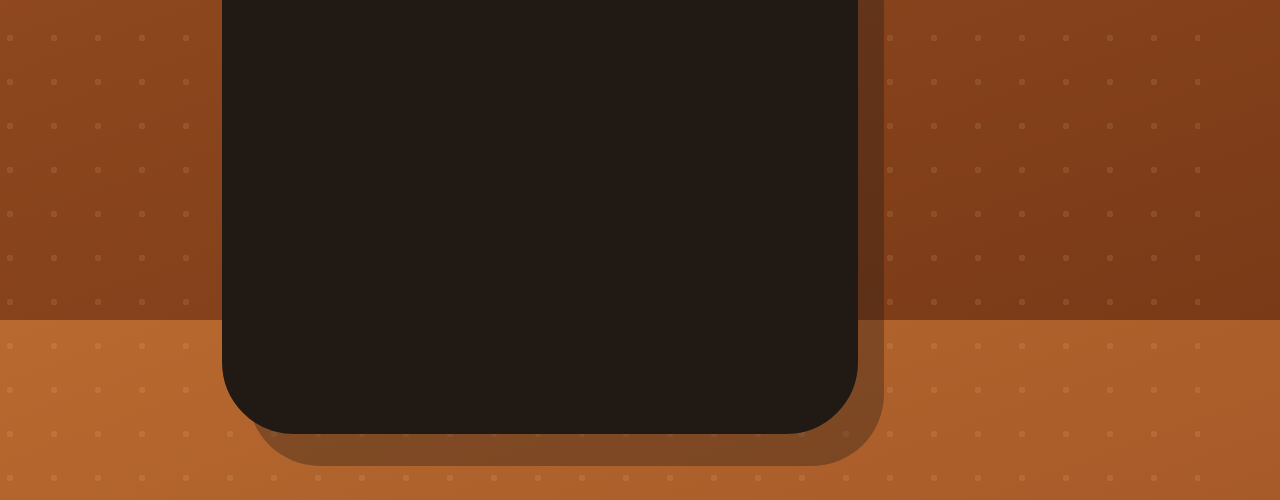
<file: promo/compose-marathon.html>
<!doctype html><html><head><meta charset="utf-8"><style>
/* Відео «233/233» (марафон «Наголосів»): той самий стиль, що compose.html, але приглушений теплий фон і без підписів — місце вгорі лишається порожнім */
@font-face{font-family:B;font-weight:700;src:url(../fonts/balsamiq-sans-cyrillic-700-normal.woff2);unicode-range:U+0400-04FF,U+2116}
@font-face{font-family:B;font-weight:700;src:url(../fonts/balsamiq-sans-latin-700-normal.woff2)}
html,body{margin:0}
body{width:1080px;height:1920px;overflow:hidden;font-family:B,"Noto Color Emoji";color:#fff;position:relative;background:linear-gradient(160deg,#b8692f 0%,#9c5124 45%,#7a3a17 100%)}
#dots{position:absolute;left:-100px;top:-100px;width:1300px;height:2200px;background-image:radial-gradient(rgba(255,226,180,.10) 3px,transparent 3.5px);background-size:44px 44px}
.blob{position:absolute;border-radius:50%;filter:blur(10px)}
#b1{width:900px;height:900px;background:radial-gradient(circle,rgba(255,190,110,.32),rgba(255,190,110,0) 65%)}
#b2{width:700px;height:700px;background:radial-gradient(circle,rgba(60,20,5,.40),rgba(60,20,5,0) 65%)}
#logo{position:absolute;right:56px;top:60px;width:110px;height:110px;border-radius:50%;border:6px solid #fff;box-shadow:0 7px 0 #211a14}
#phone{position:absolute;left:222px;top:700px;width:600px;height:1298px;border:18px solid #211a14;border-radius:72px;background:#211a14;box-shadow:26px 32px 0 rgba(33,26,20,.35);transform-origin:50% 30%}
#screen{position:absolute;inset:0;overflow:hidden;border-radius:54px;background:#211a14}
.layer{position:absolute;left:0;top:0;width:600px;height:1298px;overflow:hidden}
.layer img{position:absolute;left:0;top:0;width:600px}
.layer .shade{position:absolute;inset:0;background:#000;opacity:0}
#cursor{position:absolute;width:70px;height:70px;margin:-35px 0 0 -35px;border-radius:50%;background:rgba(255,255,255,.82);border:6px solid #FF7900;box-shadow:0 8px 20px rgba(0,0,0,.45)}
.ripple{position:absolute;border-radius:50%;border:6px solid #fff;pointer-events:none}
.spark{position:absolute;width:22px;height:22px;border-radius:50%}
#chip{position:absolute;left:540px;top:600px;padding:14px 40px;border-radius:999px;background:#211a14;color:#fff;font-size:62px;white-space:nowrap;box-shadow:0 10px 0 rgba(33,26,20,.35);transform-origin:50% 50%}
#chip b{color:#ffc46b}
#ff{position:absolute;left:0;right:0;top:0;bottom:0;pointer-events:none}
.conf{position:absolute;width:22px;height:34px;border-radius:5px}
</style></head><body>
<div id="dots"></div><div class="blob" id="b1"></div><div class="blob" id="b2"></div>
<img id="logo" src="../logo.png">
<div id="phone"><div id="screen"></div></div>
<div id="chip"></div>
<div id="cf"></div>
<script>
const DATA = META_JSON, META = DATA.meta;
const k = 600 / 390;
const $ = id => document.getElementById(id);
const clamp = x => Math.max(0, Math.min(1, x));
const eio = x => (x = clamp(x), x < .5 ? 4 * x * x * x : 1 - Math.pow(-2 * x + 2, 3) / 2);
const eout = x => 1 - Math.pow(1 - clamp(x), 3);
const eback = x => { x = clamp(x); const c = 1.70158, c3 = c + 1; return 1 + c3 * Math.pow(x - 1, 3) + c * Math.pow(x - 1, 2); };
const lerp = (a, b, x) => a + (b - a) * x;
const prog = (t, a, b) => clamp((t - a) / (b - a));

// ---------- сценарій ----------
// SEQ: [час, знімок, тривалість переходу, вид (fade|push|zoom)]; TAPS: [час, знімок із кнопкою]
const SEQ = [], TAPS = [], EVENTS = [], SCORE = []; // SCORE: [час, рахунок] для плашки
const ev = (t, type) => EVENTS.push({ t: +t.toFixed(3), type });
const word = (t, n, period) => { // одне слово «наживо»: питання → тап → відповідь
  SEQ.push([t, 'q' + n, .14, 'fade']); TAPS.push([t + period * .55, 'q' + n]);
  SEQ.push([t + period * .55, 'a' + n, .06, 'fade']); SCORE.push([t + period * .55, n]);
  ev(t + period * .55 + .04, 'soft');
};
SEQ.push([0, 'modes', 0]);
TAPS.push([1.7, 'modes']);
SEQ.push([1.85, 'q1', .5, 'push']);
let t = 2.35; const P1 = .85;
TAPS.push([t + P1 * .55, 'q1']); SEQ.push([t + P1 * .55, 'a1', .06, 'fade']); SCORE.push([t + P1 * .55, 1]); ev(t + P1 * .55 + .04, 'soft'); t += P1;
for (let n = 2; n <= DATA.FIRST; n++, t += P1) word(t, n, P1);
// перемотка: кадри дедалі частіше, потім знову рідше
const FF_START = t, FF_DUR = 4.6, F = DATA.FF;
const w = F.map((_, i) => 1 + 2.6 * Math.sin(Math.PI * (i + .5) / F.length)); const W = w.reduce((a, b) => a + b);
let acc = 0;
F.forEach((n, i) => {
  const tt = FF_START + FF_DUR * acc / W; acc += 1 / w[i];
  TAPS.push([tt, 'a' + n, 1]); SEQ.push([tt, 'a' + n, .05, 'fade']); SCORE.push([tt, n]); ev(tt, 'tick');
});
// нормуємо, щоб перемотка тривала рівно FF_DUR
{ const all = SEQ.slice(-F.length), t0 = FF_START, t1 = all[all.length - 1][0], s = (FF_DUR - .35) / (t1 - t0);
  all.forEach(x => x[0] = t0 + (x[0] - t0) * s); TAPS.slice(-F.length).forEach(x => x[0] = t0 + (x[0] - t0) * s); SCORE.slice(-F.length).forEach(x => x[0] = t0 + (x[0] - t0) * s);
  EVENTS.filter(e => e.type === 'tick').forEach((e, i) => e.t = +all[i][0].toFixed(3)); }
ev(FF_START, 'rise');
SCORE.push([FF_START + FF_DUR - .05, 233 - DATA.LAST]); // слово перед «живими» вже зараховане
t = FF_START + FF_DUR;
const L0 = 233 - DATA.LAST + 1; const P2 = [1.0, .95, .95];
for (let n = L0; n < 233; n++, t += P2[n - L0 - 1] || .95) word(t, n, P2[n - L0] || .95);
// останнє слово — довше, з наближенням
const T_LAST = t, P3 = 1.6; word(T_LAST, 233, P3);
const T_TAP = T_LAST + P3 * .55, T_WIN = T_TAP + .6;
SEQ.push([T_WIN, 'win', .45, 'zoom']);
ev(T_TAP + .05, 'chime'); ev(T_WIN, 'tada'); ev(T_WIN + .5, 'pop');
TAPS.forEach(([tt, , fast]) => { if (!fast) ev(tt, 'tap'); });
ev(1.85, 'whoosh'); ev(0.35, 'whoosh');
const DURATION = T_WIN + 3.6;
const CURSOR_ON = [[1.0, 1.95], [2.3, T_WIN - .05]];

// ---------- DOM ----------
const layers = {};
for (const n in META) {
  const d = document.createElement('div'); d.className = 'layer';
  d.innerHTML = `<img src="work/m/s6/${n}.png"><div class="shade"></div>`;
  d.style.display = 'none'; $('screen').appendChild(d); layers[n] = d;
}
const cursor = document.createElement('div'); cursor.id = 'cursor'; $('screen').appendChild(cursor);
const ripples = TAPS.map(() => { const d = document.createElement('div'); d.className = 'ripple'; $('screen').appendChild(d); return d; });
const sparks = [];
TAPS.forEach(([tt, img, fast]) => {
  const m = fast ? 8 : 16;
  for (let i = 0; i < m; i++) {
    const d = document.createElement('div'); d.className = 'spark';
    d.style.background = ['#ffc46b', '#fff', '#FF7900', '#7ee081'][i % 4];
    $('screen').appendChild(d);
    sparks.push({ d, t: tt + .03, img, a: i / m * Math.PI * 2 + (i % 3) * .2, v: (fast ? 90 : 140) + (i * 37) % 110 });
  }
});
const conf = [];
for (let i = 0; i < 90; i++) {
  const d = document.createElement('div'); d.className = 'conf';
  d.style.background = ['#FF7900', '#4CAF50', '#ffffff', '#e6c200', '#ffc46b'][i % 5];
  $('cf').appendChild(d);
  const r = (i * 9301 + 49297) % 233280 / 233280, r2 = (i * 4271 + 1237) % 1000 / 1000;
  conf.push({ d, x: r * 1080, delay: r2 * .9, v: 520 + r * 420, sw: 40 + r2 * 60, rot: (r - .5) * 900, ph: i });
}

function setLayer(name, x, sc, shade, op) {
  const d = layers[name]; d.style.display = 'block';
  d.style.transform = `translate(${x}px,0) scale(${sc})`; d.style.opacity = op; d.lastChild.style.opacity = shade;
}
const btnPt = (img, fx = .5) => { const r = META[img].r.ok || META[img].r.go; return { x: (r.x + r.w * fx) * k, y: (r.y + r.h / 2) * k }; };

function render(t) {
  // фон
  $('dots').style.transform = `translate(${(t * 14) % 44}px,${(t * 22) % 44}px)`;
  $('b1').style.transform = `translate(${380 + Math.sin(t * .35) * 220}px,${1150 + Math.cos(t * .27) * 260}px)`;
  $('b2').style.transform = `translate(${-200 + Math.cos(t * .3) * 160}px,${300 + Math.sin(t * .22) * 200}px)`;
  $('logo').style.transform = `rotate(${Math.sin(t * 1.6) * 6}deg) scale(${1 + .15 * Math.max(0, 1 - Math.abs(t - T_WIN - .1) * 3)})`;
  $('logo').style.opacity = eout(prog(t, .1, .6));

  // телефон: виїжджає знизу; під час перемотки легко «тремтить»; на останньому слові — наближення
  const pin = eback(prog(t, .2, 1.1));
  const ff = prog(t, FF_START, FF_START + .3) * (1 - prog(t, FF_START + FF_DUR - .4, FF_START + FF_DUR));
  const zin = eio(prog(t, T_LAST - .3, T_LAST + .5)) * (1 - eio(prog(t, T_WIN, T_WIN + .6)));
  const py = lerp(1400, 0, pin) + Math.sin(t * 1.1) * 6 + ff * Math.sin(t * 47) * 3;
  $('phone').style.transform = `translateY(${py}px) rotate(${lerp(6, 0, pin) + ff * Math.sin(t * 31) * .4}deg) scale(${1 + zin * .1 + ff * .02})`;
  $('phone').style.filter = ff > .01 ? `blur(${ff * 1.2}px)` : 'none';

  // екран
  for (const n in layers) layers[n].style.display = 'none';
  let i = 0; SEQ.forEach((s, j) => { if (t >= s[0]) i = j; });
  const [t0, img, dur, kind] = SEQ[i], p = dur ? prog(t, t0, t0 + dur) : 1, e = eio(p);
  if (p < 1 && i > 0) {
    const pn = SEQ[i - 1][1];
    if (kind === 'push') { setLayer(pn, -e * 200, 1, e * .55, 1); setLayer(img, (1 - e) * 600, 1, 0, 1); layers[img].style.boxShadow = '-20px 0 40px rgba(0,0,0,.5)'; }
    else if (kind === 'zoom') { setLayer(pn, 0, 1, e * .6, 1); setLayer(img, 0, lerp(1.08, 1, eback(p)), 0, e); }
    else { setLayer(pn, 0, 1, 0, 1); setLayer(img, 0, 1, 0, e); }
  } else setLayer(img, 0, 1, 0, 1);

  // курсор-«пальчик»
  const on = CURSOR_ON.find(([a, b]) => t >= a && t <= b);
  cursor.style.display = on ? 'block' : 'none';
  if (on) {
    const taps = TAPS.filter(([tt]) => tt >= on[0] - .01 && tt <= on[1] + .01);
    let x = 470, y = 1100, prevT = on[0];
    for (const [tt, im, fast] of taps) {
      const q = btnPt(im, .5 + ((tt * 7) % 1 - .5) * .25), m = eio(prog(t, Math.max(prevT, tt - (fast ? .18 : .5)), tt - (fast ? .03 : .1)));
      x = lerp(x, q.x, m); y = lerp(y, q.y, m);
      // між натисканнями пальчик трохи відходить
      if (t > tt) { const up = Math.sin(Math.PI * prog(t, tt + .05, tt + (fast ? .12 : .4))); y += up * (fast ? 25 : 70); x += up * (fast ? 10 : 30); }
      prevT = tt + (fast ? .03 : .12);
      if (t < tt) break;
    }
    let press = 1; taps.forEach(([tt]) => { const d = t - tt; if (d > -.06 && d < .2) press = Math.min(press, .72 + .28 * Math.abs(d < 0 ? d / .06 : d / .2)); });
    const o = eout(prog(t, on[0], on[0] + .3)) * (1 - prog(t, on[1] - .25, on[1]));
    Object.assign(cursor.style, { left: x + 'px', top: y + 'px', opacity: o, transform: `scale(${press * lerp(1.5, 1, eout(prog(t, on[0], on[0] + .3)))})` });
  }
  TAPS.forEach(([tt, im, fast], j) => {
    const d = prog(t, tt, tt + (fast ? .35 : .55)), el = ripples[j];
    if (t < tt || d >= 1) { el.style.display = 'none'; return; }
    const q = btnPt(im), R = lerp(20, fast ? 100 : 150, eout(d));
    Object.assign(el.style, { display: 'block', left: q.x - R + 'px', top: q.y - R + 'px', width: R * 2 + 'px', height: R * 2 + 'px', opacity: 1 - d, borderWidth: lerp(10, 2, d) + 'px' });
  });
  sparks.forEach(sp => {
    const d = prog(t, sp.t, sp.t + .8);
    if (t < sp.t || d >= 1 || sp.img === 'modes') { sp.d.style.display = 'none'; return; }
    const q = btnPt(sp.img), dist = sp.v * eout(d) * 1.5;
    Object.assign(sp.d.style, { display: 'block', left: q.x + Math.cos(sp.a) * dist * 1.5 - 11 + 'px', top: q.y + Math.sin(sp.a) * dist * .8 + 40 * d * d - 11 + 'px', opacity: 1 - d * d, transform: `scale(${1 - d * .6})` });
  });

  // плашка з рахунком над телефоном: з'являється на перемотці, наприкінці — велике «233/233»
  let sc = 0; SCORE.forEach(([a, n]) => { if (t >= a) sc = n; });
  const ci = prog(t, FF_START - .2, FF_START + .25), win = t >= T_TAP;
  $('chip').style.display = t > FF_START - .2 ? 'block' : 'none';
  $('chip').innerHTML = win ? `🏆 <b>233/233</b>` : `${t < FF_START + FF_DUR - .2 ? '⏩' : '⭐'} <b>${sc}</b>/233`;
  const bump = SCORE.reduce((m, [a]) => Math.max(m, 1 - Math.abs(t - a - .05) / .12), 0);
  const big = eback(prog(t, T_TAP, T_TAP + .5));
  $('chip').style.transform = `translateX(-50%) translateY(${(1 - eback(ci)) * 60 - big * 30}px) scale(${eback(ci) * (1 + clamp(bump) * .06) * lerp(1, 1.45, big) * (1 + (win ? Math.sin((t - T_TAP) * 4) * .03 : 0))})`;
  $('chip').style.opacity = eout(ci);
  $('chip').style.boxShadow = win ? `0 10px 0 rgba(33,26,20,.35),0 0 ${40 + 20 * Math.sin(t * 5)}px rgba(255,196,107,.9)` : '0 10px 0 rgba(33,26,20,.35)';

  // конфеті на фінальному екрані
  conf.forEach(c => {
    const s = t - T_WIN - c.delay;
    if (s < 0) { c.d.style.display = 'none'; return; }
    const y = -60 + c.v * s + 60 * s * s, x = c.x + Math.sin(s * 3 + c.ph) * c.sw;
    c.d.style.display = y > 1980 ? 'none' : 'block';
    c.d.style.transform = `translate(${x}px,${y}px) rotate(${c.rot * s}deg) scaleX(${Math.cos(s * 6 + c.ph)})`;
  });
  document.body.style.opacity = 1;
}
window.render = render; window.EVENTS = EVENTS; window.DURATION = DURATION;
</script></body></html>
</file>
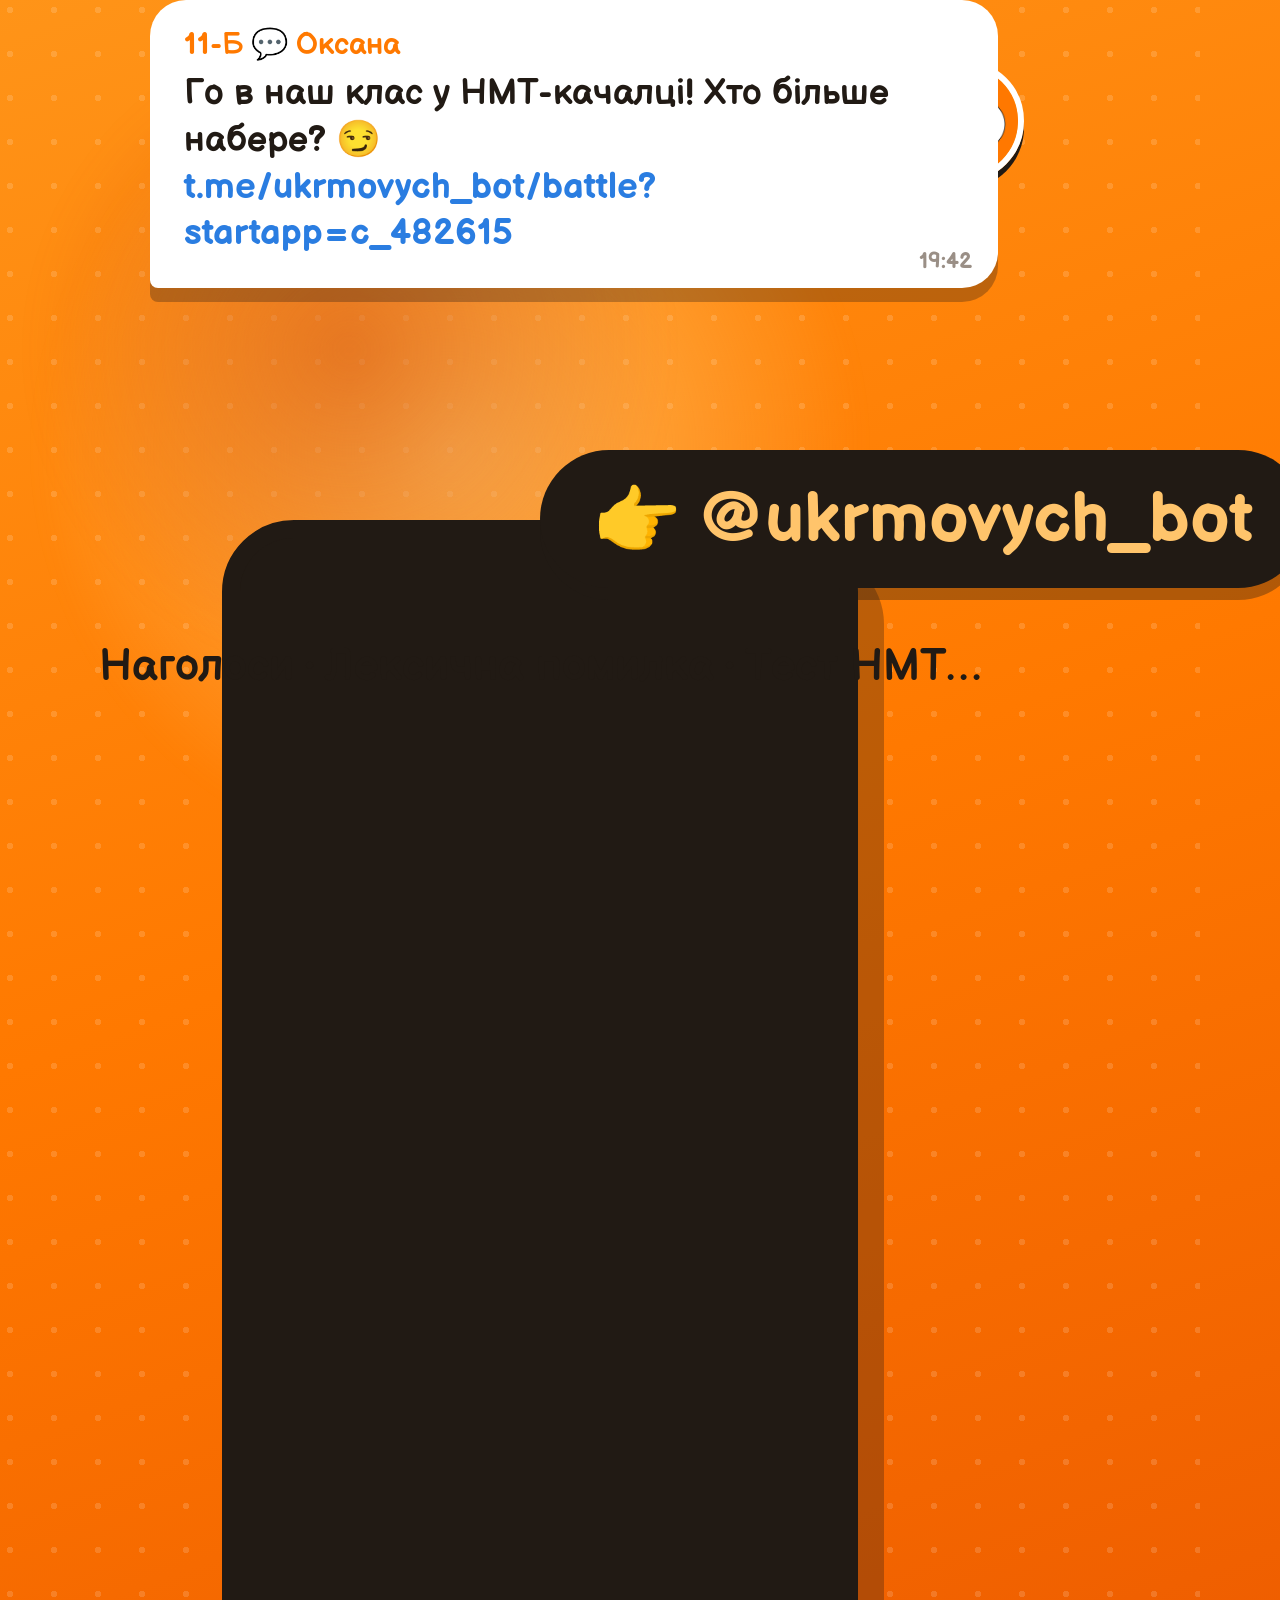
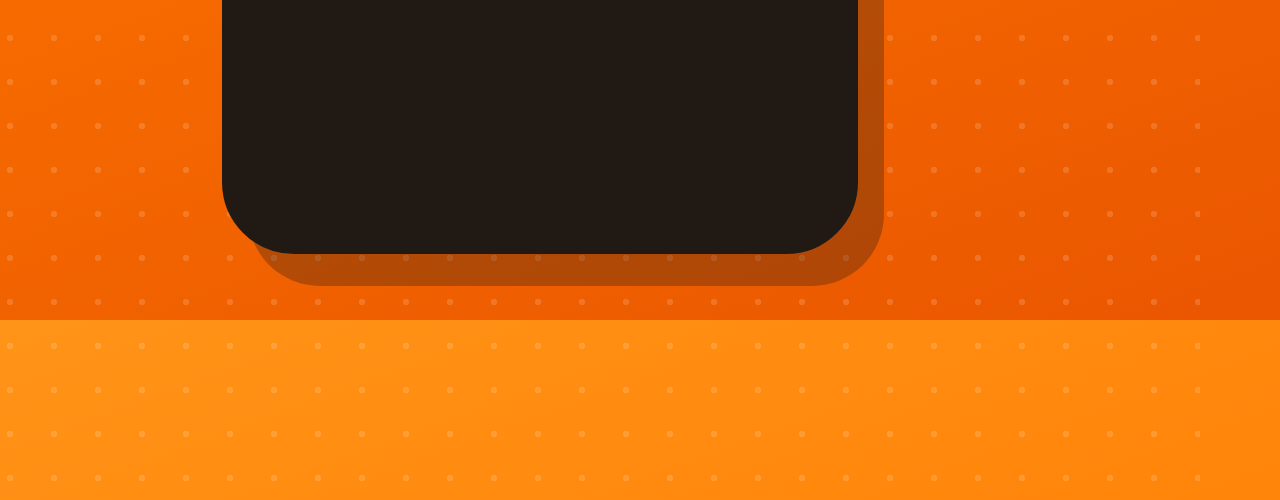
<file: promo/compose.html>
<!doctype html><html><head><meta charset="utf-8"><style>
@font-face{font-family:B;font-weight:700;src:url(../fonts/balsamiq-sans-cyrillic-700-normal.woff2);unicode-range:U+0400-04FF,U+2116}
@font-face{font-family:B;font-weight:700;src:url(../fonts/balsamiq-sans-latin-700-normal.woff2)}
html,body{margin:0}
body{width:1080px;height:1920px;overflow:hidden;font-family:B,"Noto Color Emoji";color:#fff;position:relative;background:linear-gradient(160deg,#ff9418 0%,#ff7900 45%,#ea5600 100%)}
#dots{position:absolute;left:-100px;top:-100px;width:1300px;height:2200px;background-image:radial-gradient(rgba(255,255,255,.15) 3px,transparent 3.5px);background-size:44px 44px}
.blob{position:absolute;border-radius:50%;filter:blur(10px)}
#b1{width:900px;height:900px;background:radial-gradient(circle,rgba(255,226,150,.55),rgba(255,226,150,0) 65%)}
#b2{width:700px;height:700px;background:radial-gradient(circle,rgba(200,60,0,.45),rgba(200,60,0,0) 65%)}
#logo{position:absolute;right:56px;top:60px;width:110px;height:110px;border-radius:50%;border:6px solid #fff;box-shadow:0 7px 0 #211a14}
.cap{position:absolute;left:64px;right:200px;top:66px}
.pill{display:inline-block;padding:10px 28px;border-radius:999px;background:#211a14;color:#ffc46b;font-size:40px;box-shadow:0 7px 0 rgba(33,26,20,.35)}
.cap h1{margin:24px 0 0;font-size:74px;line-height:1.1;text-shadow:0 6px 0 #211a14,6px 6px 0 #211a14,-2px 6px 0 #211a14;-webkit-text-stroke:3px #211a14;paint-order:stroke fill}
.cap.big h1{font-size:118px}
#phone{position:absolute;left:222px;top:520px;width:600px;height:1298px;border:18px solid #211a14;border-radius:72px;background:#211a14;box-shadow:26px 32px 0 rgba(33,26,20,.3);transform-origin:50% 0}
#screen{position:absolute;inset:0;overflow:hidden;border-radius:54px;background:#211a14}
.layer{position:absolute;left:0;top:0;width:600px;height:1298px;overflow:hidden}
.layer img{position:absolute;left:0;top:0;width:600px}
.layer .shade{position:absolute;inset:0;background:#000;opacity:0}
.ring{position:absolute;border:6px solid #ffc46b;border-radius:22px;box-shadow:0 0 0 6px rgba(255,196,107,.35),0 0 40px rgba(255,196,107,.8);pointer-events:none}
#cursor{position:absolute;width:70px;height:70px;margin:-35px 0 0 -35px;border-radius:50%;background:rgba(255,255,255,.82);border:6px solid #FF7900;box-shadow:0 8px 20px rgba(0,0,0,.45)}
.ripple{position:absolute;border-radius:50%;border:6px solid #fff;pointer-events:none}
#bubble{position:absolute;left:150px;width:780px;padding:26px 34px 30px;border-radius:36px 36px 36px 8px;background:#fff;color:#211a14;box-shadow:0 14px 0 rgba(33,26,20,.3);font-size:36px;line-height:1.3;transform-origin:0 100%}
#bubble small{display:block;color:#FF7900;font-size:30px;margin-bottom:6px}
#bubble u{color:#2a7de1;text-decoration:none}
#bubble .tm{position:absolute;right:26px;bottom:12px;font-size:22px;color:#9a8f86}
.spark{position:absolute;width:22px;height:22px;border-radius:50%}
#cta{position:absolute;left:50%;top:450px;padding:26px 54px;border-radius:999px;background:#211a14;color:#fff;font-size:70px;white-space:nowrap;box-shadow:0 12px 0 rgba(33,26,20,.35);transform-origin:50% 50%}
#cta b{color:#ffc46b}
#ctaSub{position:absolute;left:0;right:0;top:640px;text-align:center;font-size:44px;color:#211a14}
#fade{position:absolute;inset:0;background:#ff7900;opacity:0}
</style></head><body>
<div id="dots"></div><div class="blob" id="b1"></div><div class="blob" id="b2"></div>
<img id="logo" src="../logo.png">
<div id="caps"></div>
<div id="phone"><div id="screen"></div></div>
<div id="fx"></div>
<div id="bubble"><small>11-Б 💬 Оксана</small>Го в наш клас у НМТ-качалці! Хто більше набере? 😏<br><u>t.me/ukrmovych_bot/battle?startapp=c_482615</u><span class="tm">19:42</span></div>
<div id="cta">👉 <b>@ukrmovych_bot</b></div>
<div id="ctaSub">Наголоси · Лексична помилка · Тест НМТ…</div>
<div id="fade"></div>
<script>
const META = META_JSON;
const k = 600 / 390, VIEW = 844;
const $ = id => document.getElementById(id);
const clamp = x => Math.max(0, Math.min(1, x));
const eio = x => (x = clamp(x), x < .5 ? 4 * x * x * x : 1 - Math.pow(-2 * x + 2, 3) / 2);
const eout = x => 1 - Math.pow(1 - clamp(x), 3);
const eback = x => { x = clamp(x); const c = 1.70158, c3 = c + 1; return 1 + c3 * Math.pow(x - 1, 3) + c * Math.pow(x - 1, 2); };
const lerp = (a, b, x) => a + (b - a) * x;
const prog = (t, a, b) => clamp((t - a) / (b - a));

// ---------- сценарій ----------
// кадри телефону: t0 — початок, img — назва знімка (або [[t, назва], …] для набору тексту), scroll — [[t, y]] у px сторінки
// tr — як цей кадр з'являється: push (зсув справа), fade, zoom
const SHOTS = [];
const shot = o => (SHOTS.push(o), o);
const typing = (t, prefix, n, step = .15) => Array.from({ length: n }, (_, i) => [t + i * step, prefix + (i + 1)]);
const EVENTS = []; // для звуку
const ev = (t, type) => EVENTS.push({ t: +t.toFixed(3), type });

shot({ t0: 0, img: 'menu', scroll: [[0, 0]] });
shot({ t0: 5.6, tr: 'push', img: [[5.6, 'create0'], ...typing(10.1, 'cA', 4), ...typing(11.3, 'cB', 6)], scroll: [[8.7, 0], [9.6, 436]] });
shot({ t0: 13, tr: 'push', img: 'code', scroll: [[0, 0]] });
shot({ t0: 19.5, tr: 'fade', img: 'qr', scroll: [[19.7, 0], [20.5, 70]] });
shot({ t0: 22, tr: 'zoom', img: [[22, 'inv0'], ...typing(23.3, 'iA', 6)], scroll: [[0, 0]] });
shot({ t0: 25, tr: 'push', img: 'table', scroll: [[25.8, 0], [27.6, 264]] });
shot({ t0: 28.7, tr: 'fade', img: 'leks', scroll: [[0, 264]] });
const TR = { push: .55, fade: .35, zoom: .6 };

const CAPS = [
  { t: 0.3, pill: 'НОВЕ В НМТ-КАЧАЛЦІ', h: '👥 Мій клас', big: 1 },
  { t: 2.6, pill: 'Крок 1', h: 'Натисни «👥 Мій клас» з позначкою «НОВЕ!»' },
  { t: 5.6, pill: 'Що це?', h: 'Тут коротко — чим крутий «Мій клас» 😎' },
  { t: 8, pill: 'Крок 2', h: 'Напиши назву класу й своє ім\'я' },
  { t: 13, pill: 'Крок 3', h: 'Готово! Ось код твого класу 🎉' },
  { t: 15.2, pill: 'Крок 4', h: '«📨 Запросити» — кинь посилання в чат класу' },
  { t: 18.5, pill: 'Крок 4', h: '…або покажи QR-код 👇' },
  { t: 22, pill: 'Крок 5', h: 'Однокласник відкриває посилання й пише ім\'я' },
  { t: 25, pill: 'Крок 6', h: 'Грайте як завжди — рекорди самі летять у таблицю 🔥' },
  { t: 30.8, pill: 'ТВОЯ ЧЕРГА', h: 'Створи свій клас і поклич однокласників! 💪' },
];

// що тапаємо: [час, кадр, елемент]; курсор підлітає до кожного
const TAPS = [
  [5.3, 'menu', 'btn'], [9.9, 'create0', 'i1', .85], [11.1, 'create0', 'i2', .85], [12.7, 'create0', 'go'],
  [16.4, 'code', 'inv'], [19.3, 'code', 'qr'], [23.1, 'inv0', 'inp', .85], [24.7, 'inv0', 'go'], [28.5, 'table', 'tab1'],
];
const CURSOR_ON = [[4.3, 5.6], [9.2, 13], [15.6, 19.6], [22.4, 25], [27.8, 28.9]];
const RINGS = [[3.9, 5.35, 'menu', 'btn', 8], [13.4, 15.1, 'code', 'code', 10], [15.3, 16.45, 'code', 'inv', 6], [18.6, 19.35, 'code', 'qr', 6]];
const SPARKS = [[13.35, 'code', 'code'], [28.8, 'leks', 'tabs']];

// ---------- обчислення ----------
function scrollAt(s, t) {
  const kf = s.scroll; if (kf.length === 1 || t <= kf[0][0]) return kf[0][1];
  for (let i = 1; i < kf.length; i++) if (t <= kf[i][0]) return lerp(kf[i - 1][1], kf[i][1], eio(prog(t, kf[i - 1][0], kf[i][0])));
  return kf[kf.length - 1][1];
}
function imgAt(s, t) { if (typeof s.img === 'string') return s.img; let n = s.img[0][1]; for (const [a, m] of s.img) if (t >= a) n = m; return n; }
function shotIdx(t) { let i = 0; SHOTS.forEach((s, j) => { if (t >= s.t0) i = j; }); return i; }
function shotByImg(name) { return SHOTS.find(s => s.img === name || (Array.isArray(s.img) && s.img.some(x => x[1] === name))); }
// центр елемента на екрані телефону в момент t
function pt(t, img, key, fx = .5) {
  const r = META[img].r[key], s = shotByImg(img);
  return { x: (r.x + r.w * fx) * k, y: (r.y + r.h / 2 - scrollAt(s, t)) * k, r };
}
TAPS.forEach(([t]) => ev(t, 'tap'));
SHOTS.forEach(s => { if (s.tr) ev(s.t0, s.tr === 'fade' ? 'soft' : 'whoosh'); if (Array.isArray(s.img)) s.img.slice(1).forEach(([t]) => ev(t, 'key')); });
ev(0.35, 'whoosh'); ev(13.35, 'chime'); ev(16.55, 'pop'); ev(28.8, 'chime'); ev(31.7, 'tada');
CAPS.slice(1).forEach(c => ev(c.t, 'cap'));

// ---------- DOM ----------
const layers = {};
for (const n in META) {
  const d = document.createElement('div'); d.className = 'layer';
  d.innerHTML = `<img src="work/v/s6/${n}.png"><div class="shade"></div>`;
  d.style.display = 'none'; $('screen').appendChild(d); layers[n] = d;
}
const capEls = CAPS.map(c => {
  const d = document.createElement('div'); d.className = 'cap' + (c.big ? ' big' : '');
  d.innerHTML = `<span class="pill">${c.pill}</span><h1>${c.h}</h1>`; $('caps').appendChild(d); return d;
});
const cursor = document.createElement('div'); cursor.id = 'cursor'; $('screen').appendChild(cursor);
const ringEl = document.createElement('div'); ringEl.className = 'ring'; $('screen').appendChild(ringEl);
const ripples = TAPS.map(() => { const d = document.createElement('div'); d.className = 'ripple'; $('screen').appendChild(d); return d; });
const sparks = [];
SPARKS.forEach(([t, img, key]) => {
  for (let i = 0; i < 18; i++) {
    const d = document.createElement('div'); d.className = 'spark';
    d.style.background = ['#ffc46b', '#fff', '#FF7900', '#7ee081'][i % 4];
    $('screen').appendChild(d);
    sparks.push({ d, t, img, key, a: i / 18 * Math.PI * 2 + (i % 3) * .2, v: 160 + (i * 37) % 120 });
  }
});

function setLayer(name, t, s, x, y, sc, shade, op) {
  const d = layers[name]; d.style.display = 'block';
  d.style.transform = `translate(${x}px,${y}px) scale(${sc})`; d.style.opacity = op;
  d.firstChild.style.transform = `translateY(${-scrollAt(s, t) * k}px)`;
  d.lastChild.style.opacity = shade;
}

function render(t) {
  // фон
  $('dots').style.transform = `translate(${(t * 14) % 44}px,${(t * 22) % 44}px)`;
  $('b1').style.transform = `translate(${380 + Math.sin(t * .35) * 220}px,${1150 + Math.cos(t * .27) * 260}px)`;
  $('b2').style.transform = `translate(${-200 + Math.cos(t * .3) * 160}px,${300 + Math.sin(t * .22) * 200}px)`;
  $('logo').style.transform = `rotate(${Math.sin(t * 1.6) * 6}deg) scale(${1 + .12 * Math.max(0, 1 - Math.abs(t - 31.8) * 3) + (t < .8 ? 0 : 0)})`;
  $('logo').style.opacity = eout(prog(t, .1, .6));

  // підписи
  CAPS.forEach((c, i) => {
    const nx = CAPS[i + 1] ? CAPS[i + 1].t : 1e9, el = capEls[i];
    const pin = prog(t, c.t, c.t + .55), pout = prog(t, nx - .3, nx);
    if (t < c.t || pout >= 1) { el.style.display = 'none'; return; }
    el.style.display = 'block';
    const pill = el.firstChild, h = el.lastChild;
    pill.style.transform = `translateX(${(1 - eback(prog(t, c.t, c.t + .4))) * -500}px)`;
    h.style.transform = `translateY(${(1 - eback(prog(t, c.t + .08, c.t + .6))) * 60}px) scale(${lerp(.85, 1, eback(prog(t, c.t + .08, c.t + .6)))})`;
    h.style.opacity = eout(prog(t, c.t + .08, c.t + .4));
    el.style.opacity = 1 - pout; el.style.transform = `translateY(${-pout * 50}px)`;
  });

  // телефон: виїжджає знизу на початку, наприкінці зменшується
  const pin = eback(prog(t, .5, 1.5)), pend = eio(prog(t, 30.7, 31.6));
  const py = lerp(1500, 0, pin) + Math.sin(t * 1.1) * 6 + pend * 250;
  const zin = eio(prog(t, 6.1, 6.8)) * (1 - eio(prog(t, 8.1, 8.7))); // наближення до пояснення «чим крутий»
  $('phone').style.transform = `translateY(${py - zin * 40}px) rotate(${lerp(6, 0, pin) + pend * -3}deg) scale(${lerp(1, .62, pend) * (1 + zin * .4)})`;
  $('phone').style.opacity = 1 - eio(prog(t, 35, 35.7));

  // екран
  for (const n in layers) layers[n].style.display = 'none';
  const i = shotIdx(t), s = SHOTS[i], p = s.tr ? prog(t, s.t0, s.t0 + TR[s.tr]) : 1;
  if (p < 1) {
    const prev = SHOTS[i - 1], pn = imgAt(prev, t), e = eio(p);
    if (s.tr === 'push') { setLayer(pn, t, prev, -e * 200, 0, 1, e * .55, 1); setLayer(imgAt(s, t), t, s, (1 - e) * 600, 0, 1, 0, 1); layers[imgAt(s, t)].style.boxShadow = '-20px 0 40px rgba(0,0,0,.5)'; }
    if (s.tr === 'fade') { setLayer(pn, t, prev, 0, 0, 1, 0, 1); setLayer(imgAt(s, t), t, s, 0, 0, 1, 0, e); }
    if (s.tr === 'zoom') { setLayer(pn, t, prev, 0, 0, lerp(1, .85, e), e * .7, 1 - e); setLayer(imgAt(s, t), t, s, 0, 0, lerp(1.15, 1, e), 0, e); }
  } else setLayer(imgAt(s, t), t, s, 0, 0, 1, 0, 1);

  // рамка-підсвітка
  ringEl.style.display = 'none';
  RINGS.forEach(([a, b, img, key, pad]) => {
    if (t < a || t > b) return;
    const q = pt(t, img, key), r = q.r, o = eout(prog(t, a, a + .3)) * (1 - prog(t, b - .2, b));
    const pulse = 1 + Math.sin((t - a) * 7) * .025;
    Object.assign(ringEl.style, { display: 'block', left: (r.x - pad) * k + 'px', top: (r.y - pad) * k - scrollAt(shotByImg(img), t) * k + 'px', width: (r.w + pad * 2) * k + 'px', height: (r.h + pad * 2) * k + 'px', opacity: o, transform: `scale(${pulse})` });
  });

  // курсор
  const on = CURSOR_ON.find(([a, b]) => t >= a && t <= b);
  cursor.style.display = on ? 'block' : 'none';
  if (on) {
    const taps = TAPS.filter(([tt]) => tt >= on[0] - .01 && tt <= on[1] + .01);
    let x = 470, y = 1150; // звідки заходить
    let prevT = on[0];
    for (const [tt, img, key, fx] of taps) {
      const q = pt(Math.min(tt, t), img, key, fx), m = eio(prog(t, Math.max(prevT, tt - .75), tt - .12));
      x = lerp(x, q.x, m); y = lerp(y, q.y, m); prevT = tt + .15;
      if (t < tt) break;
    }
    let press = 1; taps.forEach(([tt]) => { const d = t - tt; if (d > -.08 && d < .25) press = Math.min(press, .72 + .28 * Math.abs(d < 0 ? d / .08 : d / .25)); });
    const o = eout(prog(t, on[0], on[0] + .3)) * (1 - prog(t, on[1] - .25, on[1]));
    Object.assign(cursor.style, { left: x + 'px', top: y + 'px', opacity: o, transform: `scale(${press * lerp(1.5, 1, eout(prog(t, on[0], on[0] + .3)))})` });
  }
  TAPS.forEach(([tt, img, key, fx], j) => {
    const d = prog(t, tt, tt + .55), el = ripples[j];
    if (t < tt || d >= 1) { el.style.display = 'none'; return; }
    const q = pt(tt, img, key, fx), R = lerp(20, 140, eout(d));
    Object.assign(el.style, { display: 'block', left: q.x - R + 'px', top: q.y - R + 'px', width: R * 2 + 'px', height: R * 2 + 'px', opacity: 1 - d, borderWidth: lerp(10, 2, d) + 'px' });
  });

  // іскри
  sparks.forEach(sp => {
    const d = prog(t, sp.t, sp.t + .9);
    if (t < sp.t || d >= 1) { sp.d.style.display = 'none'; return; }
    const q = pt(t, sp.img, sp.key), dist = sp.v * eout(d) * 1.6;
    Object.assign(sp.d.style, { display: 'block', left: q.x + Math.cos(sp.a) * dist * 1.4 - 11 + 'px', top: q.y + Math.sin(sp.a) * dist + 40 * d * d - 11 + 'px', opacity: 1 - d * d, transform: `scale(${1 - d * .6})` });
  });

  // повідомлення в чат класу
  const bi = prog(t, 16.55, 17), bo = prog(t, 18.3, 18.6);
  $('bubble').style.display = t > 16.55 && bo < 1 ? 'block' : 'none';
  $('bubble').style.top = '980px';
  $('bubble').style.transform = `translateY(${(1 - eout(bi)) * 80 - eio(bo) * 60}px) scale(${lerp(.3, 1, eback(bi)) * (1 - bo * .1)})`;
  $('bubble').style.opacity = clamp(bi * 3) * (1 - bo);

  // фінал
  const ci = prog(t, 31.7, 32.3);
  $('cta').style.display = t > 31.7 ? 'block' : 'none';
  $('cta').style.transform = `translateX(-50%) scale(${eback(ci) * (1 + Math.sin(Math.max(0, t - 32.4) * 4) * .03)})`;
  $('ctaSub').style.opacity = eout(prog(t, 32.2, 32.8));
  $('ctaSub').style.transform = `translateY(${(1 - eout(prog(t, 32.2, 32.8))) * 30}px)`;
  $('fade').style.opacity = 0;
}
window.render = render; window.EVENTS = EVENTS; window.DURATION = 35.9;
</script></body></html>
</file>
<file: style.css>
/* Шрифт з кирилицею (Comic Neue її не має, тому на телефонах був стандартний шрифт) */
@font-face {
  font-family: 'Balsamiq Sans';
  font-style: normal;
  font-weight: 400;
  font-display: swap;
  src: url(fonts/balsamiq-sans-cyrillic-400-normal.woff2) format('woff2');
  unicode-range: U+0301, U+0400-045F, U+0490-0491, U+04B0-04B1, U+2116;
}
@font-face {
  font-family: 'Balsamiq Sans';
  font-style: normal;
  font-weight: 700;
  font-display: swap;
  src: url(fonts/balsamiq-sans-cyrillic-700-normal.woff2) format('woff2');
  unicode-range: U+0301, U+0400-045F, U+0490-0491, U+04B0-04B1, U+2116;
}
@font-face {
  font-family: 'Balsamiq Sans';
  font-style: normal;
  font-weight: 400;
  font-display: swap;
  src: url(fonts/balsamiq-sans-latin-400-normal.woff2) format('woff2');
  unicode-range: U+0000-00FF, U+0131, U+0152-0153, U+02BB-02BC, U+02C6, U+02DA, U+02DC, U+0304, U+0308, U+0329, U+2000-206F, U+20AC, U+2122, U+2191, U+2193, U+2212, U+2215, U+FEFF, U+FFFD;
}
@font-face {
  font-family: 'Balsamiq Sans';
  font-style: normal;
  font-weight: 700;
  font-display: swap;
  src: url(fonts/balsamiq-sans-latin-700-normal.woff2) format('woff2');
  unicode-range: U+0000-00FF, U+0131, U+0152-0153, U+02BB-02BC, U+02C6, U+02DA, U+02DC, U+0304, U+0308, U+0329, U+2000-206F, U+20AC, U+2122, U+2191, U+2193, U+2212, U+2215, U+FEFF, U+FFFD;
}

:root {
  --bg: #211a14;
  --surface: #2b2219;
  --surface-2: #362a20;
  --line: #45372b;
  --brown: #574435;
  --orange: #FF7900;
  --orange-dark: #d96700;
  --green: #4CAF50;
  --red: #e0533d;
  --text: #ffffff;
  --muted: #b9a797;
  --radius: 16px;
  --font: 'Balsamiq Sans', 'Comic Sans MS', 'Comic Neue', system-ui, sans-serif;
}

*,
*::before,
*::after {
  box-sizing: border-box;
}

html {
  -webkit-text-size-adjust: 100%;
}

body {
  margin: 0;
  min-height: 100vh;
  min-height: 100dvh;
  display: flex;
  flex-direction: column;
  align-items: center;
  padding:
    max(16px, env(safe-area-inset-top))
    max(16px, env(safe-area-inset-right))
    max(16px, env(safe-area-inset-bottom))
    max(16px, env(safe-area-inset-left));
  background:
    radial-gradient(ellipse 80% 50% at 50% -10%, rgba(255, 121, 0, 0.12), transparent 70%),
    var(--bg);
  color: var(--text);
  font-family: var(--font);
  font-weight: 700;
  -webkit-tap-highlight-color: transparent;
  /* заборона виділення й копіювання тексту */
  -webkit-user-select: none;
  user-select: none;
  -webkit-touch-callout: none;
}

input,
textarea {
  -webkit-user-select: text;
  user-select: text;
}

img {
  -webkit-user-drag: none;
}

.loading {
  display: block;
  text-align: center;
  color: var(--muted);
  animation: pulse 1.2s ease-in-out infinite;
}

@keyframes pulse {
  50% { opacity: 0.4; }
}

[hidden] {
  display: none !important;
}

button {
  font: inherit;
  color: inherit;
  border: none;
  cursor: pointer;
  touch-action: manipulation;
  -webkit-user-select: none;
  user-select: none;
}

button:focus-visible {
  outline: 3px solid var(--orange);
  outline-offset: 3px;
}

.screen {
  width: 100%;
  max-width: 560px;
  flex: 1 0 auto;
  display: flex;
  flex-direction: column;
  animation: fade-in 0.25s ease-out;
}

/* ---------- Меню ---------- */

#menu {
  justify-content: center;
  padding-bottom: 8vh;
}

.title {
  margin: 0 0 28px;
  font-size: clamp(30px, 8vw, 42px);
  line-height: 1.15;
  text-align: center;
}

/* Сітка ігор: «Наголоси» на всю ширину, решта — плитки по 2 (на компі по 3) */
.game-grid {
  display: grid;
  grid-template-columns: repeat(2, minmax(0, 1fr));
  gap: 12px;
}

@media (min-width: 520px) {
  .game-grid {
    grid-template-columns: repeat(3, minmax(0, 1fr));
  }
}

.game-tile {
  position: relative;
  display: flex;
  flex-direction: column;
  align-items: flex-start;
  gap: 6px;
  min-height: 112px;
  padding: 14px;
  text-align: left;
  background: var(--surface);
  border: 2px solid var(--line);
  border-radius: var(--radius);
  box-shadow: 0 4px 0 var(--line);
  transition: transform 0.12s ease, box-shadow 0.12s ease, border-color 0.15s ease;
}

.game-tile:active {
  transform: translateY(3px);
  box-shadow: 0 1px 0 var(--line);
}

.tile-icon {
  font-size: 28px;
  line-height: 1;
}

.tile-name {
  /* на вузьких екранах шрифт трохи менший, щоб довгі слова не розривались */
  font-size: clamp(14px, 4.4vw, 18px);
  line-height: 1.15;
  overflow-wrap: break-word;
}

.game-tile .badge {
  position: absolute;
  top: 10px;
  right: 10px;
}

.game-tile.featured {
  grid-column: 1 / -1;
  flex-direction: row;
  align-items: center;
  gap: 14px;
  min-height: 0;
  padding: 18px 20px;
  background: var(--orange);
  border-color: var(--orange);
  box-shadow: 0 6px 0 var(--orange-dark);
}

.game-tile.featured:active {
  box-shadow: 0 3px 0 var(--orange-dark);
}

.game-tile.featured .tile-icon {
  font-size: 32px;
}

.game-tile.featured .tile-name {
  flex: 1;
  min-width: 0;
  font-size: 24px;
  overflow-wrap: normal;
}

.game-tile.featured .mode-best {
  white-space: nowrap;
}

.game-tile.featured .mode-best {
  opacity: 0.9;
}

/* Ще не готові ігри — приглушені */
.game-tile.is-soon {
  background: transparent;
  border-style: dashed;
  box-shadow: none;
  color: var(--muted);
}

.game-tile.is-soon .tile-icon {
  filter: grayscale(0.6);
  opacity: 0.7;
}

.mode-best {
  font-size: 14px;
  font-weight: 400;
  opacity: 0.8;
}

.mode-best:empty {
  display: none;
}

.mode-arrow {
  font-size: 28px;
  line-height: 1;
  opacity: 0.7;
}

.badge {
  display: inline-block;
  padding: 2px 9px;
  border-radius: 999px;
  background: var(--brown);
  color: #fff;
  font-size: 13px;
}

.badge-beta {
  background: #2f6b33;
}

.badge-pro {
  background: linear-gradient(135deg, #f2b705, #e07a10);
  color: #fff;
  font-weight: 700;
}

/* Турнірна таблиця — окремо від ігор */
.leaders-btn {
  display: flex;
  align-items: center;
  gap: 12px;
  width: 100%;
  margin-top: 16px;
  padding: 14px 18px;
  background: var(--surface-2);
  border: 2px solid var(--line);
  border-radius: var(--radius);
  font-size: 18px;
  text-align: left;
}

.leaders-btn span:nth-child(2) {
  flex: 1;
}

.brand-tag-soon {
  margin: -8px 0 18px;
}

/* ---------- Верхня панель ---------- */

.top-bar {
  display: flex;
  align-items: center;
  gap: 12px;
  margin-bottom: 16px;
}

.icon-btn {
  padding: 8px 14px;
  border-radius: 999px;
  background: var(--brown);
  font-size: 15px;
}

.lives {
  flex: 1;
  text-align: center;
  font-size: 22px;
  letter-spacing: 2px;
}

.lives .heart {
  display: inline-block;
  transition: opacity 0.3s ease, filter 0.3s ease, transform 0.3s ease;
}

.lives .heart.lost {
  opacity: 0.25;
  filter: grayscale(1);
  transform: scale(0.8);
}

.lives.hit {
  animation: shake 0.4s ease;
}

.score {
  min-width: 56px;
  padding: 8px 14px;
  border-radius: 999px;
  background: var(--surface-2);
  text-align: center;
  font-size: 18px;
}

.score::before {
  content: '⭐ ';
}

.score.bump {
  animation: bump 0.3s ease;
}

/* ---------- Картка з питанням ---------- */

.card {
  padding: 24px 20px;
  background: var(--surface);
  border: 2px solid var(--line);
  border-radius: 22px;
}

.question {
  margin: 0 0 20px;
  text-align: center;
  font-size: 20px;
  color: var(--muted);
}

.answers {
  display: grid;
  gap: 12px;
}

/* Варіанти наголосу */
.answer {
  display: flex;
  flex-direction: column;
  align-items: center;
  justify-content: center;
  gap: 2px;
  width: 100%;
  min-height: 64px;
  padding: 14px 18px;
  background: var(--surface-2);
  border: 2px solid var(--line);
  border-radius: var(--radius);
  font-size: 28px;
  letter-spacing: 0.5px;
  box-shadow: 0 4px 0 var(--line);
  transition: transform 0.1s ease, box-shadow 0.1s ease, background-color 0.15s ease, border-color 0.15s ease;
}

.answer:active {
  transform: translateY(3px);
  box-shadow: 0 1px 0 var(--line);
}

.answer .stress {
  color: var(--orange);
}

.answer .note {
  font-size: 15px;
  font-weight: 400;
  color: var(--muted);
  letter-spacing: 0;
}

@media (hover: hover) {
  .answer:hover,
  .chip:hover,
  .ok-btn:hover {
    border-color: var(--orange);
  }

  .game-tile:not(.featured):hover,
  .leaders-btn:hover {
    border-color: var(--orange);
  }
}

/* ---------- Лексична помилка ---------- */

.sentence {
  margin-bottom: 18px;
  line-height: 1.25;
  text-align: left;
}

.chip {
  display: inline-block;
  margin: 3px 1px;
  padding: 5px 7px;
  background: transparent;
  border: 2px solid transparent;
  border-radius: 10px;
  font-size: 20px;
  font-weight: 400;
  transition: background-color 0.15s ease, border-color 0.15s ease;
}

.ok-btn {
  width: 100%;
  min-height: 56px;
  padding: 12px 18px;
  background: var(--surface-2);
  border: 2px solid var(--line);
  border-radius: var(--radius);
  font-size: 20px;
  box-shadow: 0 4px 0 var(--line);
}

/* ---------- Стани відповідей ---------- */

.correct,
.answer.correct,
.ok-btn.correct {
  background-color: var(--green);
  border-color: var(--green);
  box-shadow: 0 4px 0 #3a8a3e;
}

.chip.correct {
  box-shadow: none;
}

.correct .stress,
.correct .note {
  color: #fff;
}

.wrong {
  background-color: var(--red);
  border-color: var(--red);
  box-shadow: 0 4px 0 #a63a2a;
  animation: shake 0.4s ease;
}

.chip.wrong {
  box-shadow: none;
}

.dim {
  opacity: 0.45;
}

.blink {
  animation: blink 0.5s linear infinite;
}

.strikethrough {
  text-decoration: line-through;
  text-decoration-thickness: 2px;
}

.feedback {
  min-height: 1.4em;
  margin: 16px 0 0;
  text-align: center;
  font-size: 17px;
  color: var(--muted);
}

.feedback.good {
  color: var(--green);
}

.feedback.bad {
  color: var(--red);
}

.hint {
  margin: 14px 0 0;
  text-align: center;
  font-size: 13px;
  font-weight: 400;
  color: var(--muted);
  opacity: 0.7;
}

@media (hover: none) {
  .hint {
    display: none;
  }
}

/* ---------- Кінець гри ---------- */

#over {
  justify-content: center;
  padding-bottom: 8vh;
}

.over-card {
  text-align: center;
}

.over-emoji {
  font-size: 48px;
}

.over-card h2 {
  margin: 8px 0 4px;
  font-size: 28px;
}

.over-score {
  margin: 8px 0;
  font-size: 64px;
  line-height: 1;
  color: var(--orange);
}

.over-best {
  margin: 0 0 24px;
  color: var(--muted);
}

.over-actions {
  display: grid;
  gap: 12px;
}

.btn-primary,
.btn-secondary {
  width: 100%;
  padding: 16px;
  border-radius: var(--radius);
  font-size: 20px;
  transition: transform 0.1s ease, box-shadow 0.1s ease;
}

.btn-primary {
  background: var(--orange);
  box-shadow: 0 5px 0 var(--orange-dark);
}

.btn-primary:active {
  transform: translateY(3px);
  box-shadow: 0 2px 0 var(--orange-dark);
}

.btn-secondary {
  background: var(--brown);
}

/* ---------- Логотип і підпис ---------- */

.menu-logo {
  display: flex;
  flex-direction: column;
  align-items: center;
  gap: 8px;
  margin-bottom: 18px;
}

.menu-logo img {
  width: 96px;
  height: 96px;
  filter: drop-shadow(0 6px 14px rgba(255, 121, 0, 0.35));
}

.handle {
  color: var(--orange);
  font-size: 18px;
  letter-spacing: 0.5px;
}

/* Плашка з логотипом у картці гри — щоб її було видно на скриншотах */
.brand-tag {
  display: flex;
  align-items: center;
  justify-content: center;
  gap: 8px;
  margin: -6px 0 14px;
  color: var(--orange);
  font-size: 16px;
  letter-spacing: 0.5px;
}

.brand-tag img {
  width: 28px;
  height: 28px;
}

.brand-tag-bottom {
  margin: 18px 0 0;
}

.over-logo {
  width: 80px;
  height: 80px;
  filter: drop-shadow(0 6px 14px rgba(255, 121, 0, 0.35));
}

.brand {
  display: flex;
  align-items: center;
  gap: 10px;
  margin-top: 28px;
  padding: 6px 16px 6px 6px;
  border-radius: 999px;
  background: var(--surface);
  border: 2px solid var(--line);
  color: var(--text);
  font-size: 16px;
  font-weight: 400;
  letter-spacing: 0.5px;
}

.brand img {
  width: 36px;
  height: 36px;
}

.brand b {
  color: var(--orange);
}

/* ---------- Анімації ---------- */

@keyframes blink {
  50% { background-color: #e6c200; border-color: #e6c200; }
}

@keyframes shake {
  0%, 100% { transform: translateX(0); }
  25% { transform: translateX(-6px); }
  75% { transform: translateX(6px); }
}

@keyframes bump {
  50% { transform: scale(1.15); }
}

@keyframes fade-in {
  from { opacity: 0; transform: translateY(6px); }
  to { opacity: 1; transform: none; }
}

@media (prefers-reduced-motion: reduce) {
  *,
  *::before,
  *::after {
    animation-duration: 0.01ms !important;
    animation-iteration-count: 1 !important;
    transition-duration: 0.01ms !important;
  }
}

/* Маленькі телефони */
@media (max-width: 360px) {
  .answer {
    font-size: 24px;
  }

  .chip {
    font-size: 18px;
  }
}

/* ---------- Прогрес (Наголоси) ---------- */

.progress {
  margin: -4px 0 16px;
}

.progress-track {
  height: 10px;
  border-radius: 999px;
  background: var(--surface-2);
  overflow: hidden;
}

.progress-fill {
  width: 0;
  height: 100%;
  border-radius: inherit;
  background: linear-gradient(90deg, var(--orange-dark), var(--orange));
  transition: width 0.4s ease;
}

.progress.done .progress-fill {
  background: linear-gradient(90deg, #3a8a3e, var(--green));
}

/* ---------- Помилки після гри ---------- */

.mistakes {
  margin-top: 16px;
}

.mistakes h3 {
  margin: 0 0 12px;
  font-size: 20px;
  text-align: center;
}

.mistakes-list {
  margin: 0;
  padding: 0;
  list-style: none;
  display: grid;
  gap: 10px;
}

.mistakes-list li {
  display: flex;
  flex-wrap: wrap;
  align-items: baseline;
  justify-content: center;
  gap: 6px 12px;
  padding: 12px;
  border-radius: 12px;
  background: var(--surface-2);
  font-size: 22px;
}

.mistakes-list .was {
  color: var(--red);
  text-decoration: line-through;
  font-size: 18px;
}

.mistakes-list .arrow {
  color: var(--muted);
  font-size: 18px;
}

.mistakes-list .right .stress {
  color: var(--green);
}

.mistakes-list .note {
  margin-left: 6px;
  font-size: 14px;
  font-weight: 400;
  color: var(--muted);
}

.mistakes-list .sentence-mistake {
  display: block;
  width: 100%;
  font-size: 16px;
  font-weight: 400;
  line-height: 1.4;
  text-align: left;
}

.mistakes-list .sentence-mistake mark {
  padding: 0 3px;
  border-radius: 4px;
  background: var(--green);
  color: #fff;
}

/* ---------- Форма для таблиці ---------- */

.submit-form {
  margin: 0 0 20px;
  text-align: left;
}

.submit-form label {
  display: block;
  margin-bottom: 8px;
  font-size: 15px;
  color: var(--muted);
}

.submit-row {
  display: flex;
  gap: 8px;
}

.submit-row input {
  flex: 1;
  min-width: 0;
  padding: 12px 14px;
  border: 2px solid var(--line);
  border-radius: 12px;
  background: var(--bg);
  color: var(--text);
  font: inherit;
  font-size: 18px;
}

.submit-row input:focus {
  outline: none;
  border-color: var(--orange);
}

.btn-small {
  width: auto;
  padding: 12px 16px;
  font-size: 17px;
}

.submit-status {
  min-height: 1.2em;
  margin: 8px 0 0;
  font-size: 15px;
  font-weight: 400;
  color: var(--muted);
}

.submit-status.good {
  color: var(--green);
}

.submit-status.bad {
  color: var(--red);
}

/* ---------- Турнірна таблиця ---------- */

.screen-title {
  flex: 1;
  margin: 0;
  font-size: 22px;
  text-align: center;
  padding-right: 70px;
}

.tabs {
  display: grid;
  grid-auto-flow: column;
  grid-auto-columns: 1fr;
  gap: 6px;
  margin-bottom: 14px;
  padding: 5px;
  border-radius: 14px;
  background: var(--surface);
}

.tab {
  padding: 10px 6px;
  border-radius: 10px;
  background: transparent;
  font-size: 15px;
  color: var(--muted);
}

.tab.active {
  background: var(--orange);
  color: #fff;
}

.leaders-list {
  margin: 0;
  padding: 0;
  list-style: none;
  counter-reset: place;
}

.leaders-list li {
  counter-increment: place;
  display: flex;
  align-items: center;
  gap: 12px;
  padding: 10px 4px;
  border-bottom: 1px solid var(--line);
  font-size: 18px;
}

.leaders-list li:last-child {
  border-bottom: none;
}

.leaders-list li::before {
  content: counter(place);
  min-width: 32px;
  height: 32px;
  display: grid;
  place-items: center;
  border-radius: 50%;
  background: var(--surface-2);
  font-size: 15px;
}

.leaders-list li:nth-child(1)::before { background: #d4a017; }
.leaders-list li:nth-child(2)::before { background: #8d8d8d; }
.leaders-list li:nth-child(3)::before { background: #a0522d; }

.leaders-list .name {
  flex: 1;
  min-width: 0;
  overflow: hidden;
  text-overflow: ellipsis;
  white-space: nowrap;
}

.leaders-list .points {
  color: var(--orange);
}

.leaders-list li.me {
  background: rgba(255, 121, 0, 0.1);
  border-radius: 10px;
}

.leaders-status {
  margin: 8px 0 0;
  text-align: center;
  font-weight: 400;
  color: var(--muted);
}

.leaders-status:empty {
  display: none;
}

/* ---------- Святкування ---------- */

.modal {
  position: fixed;
  inset: 0;
  z-index: 20;
  display: grid;
  place-items: center;
  padding: 16px;
  background: rgba(20, 15, 11, 0.75);
  animation: fade-in 0.25s ease-out;
}

.modal-card {
  width: 100%;
  max-width: 400px;
  padding: 28px 22px;
  border: 2px solid var(--orange);
  border-radius: 22px;
  background: var(--surface);
  text-align: center;
  animation: pop 0.4s ease-out;
}

.modal-card h2 {
  margin: 8px 0;
  font-size: 30px;
}

.modal-card p {
  margin: 0 0 22px;
  font-size: 18px;
  line-height: 1.4;
  color: var(--muted);
}

/* Вікно PRO-підписки */
#pro .modal-card > button,
#pro .pro-buy {
  display: block;
  margin-top: 12px;
}

.pro-buy {
  text-align: center;
  color: inherit;
  text-decoration: none;
  box-sizing: border-box;
}

#pro .pro-status {
  margin: 12px 0 0;
  font-size: 16px;
}

#pro .pro-status:empty {
  display: none;
}

/* Форма звернення: лише вона, вгорі екрана */
#pro {
  overflow-y: auto;
}

#pro.pro-form {
  align-items: start;
}

#pro.pro-form .pro-intro,
#pro.pro-form #btn-pro-buy,
#pro.pro-form #btn-pro-check,
#pro.pro-form #btn-pro-help {
  display: none;
}

#pro .pro-help h2 {
  margin: 0 0 10px;
  font-size: 24px;
  text-align: center;
}

.pro-help-link {
  display: block;
  margin: 14px auto 0;
  background: none;
  color: var(--muted);
  font-size: 16px;
  text-decoration: underline;
}

.pro-help {
  margin-top: 16px;
  text-align: left;
}

#pro .pro-help p {
  margin: 0 0 12px;
  font-size: 16px;
}

.pro-help textarea {
  width: 100%;
  box-sizing: border-box;
  padding: 12px;
  border: 2px solid var(--line);
  border-radius: 12px;
  background: var(--surface-2);
  color: var(--text);
  font: inherit;
  font-size: 16px;
  resize: vertical;
}

.confetti {
  position: fixed;
  inset: 0;
  z-index: 30;
  overflow: hidden;
  pointer-events: none;
}

.confetti i {
  position: absolute;
  top: -20px;
  width: 10px;
  height: 14px;
  border-radius: 2px;
  animation: fall linear forwards;
}

@keyframes fall {
  to { transform: translate3d(var(--dx), 110vh, 0) rotate(var(--rot)); }
}

@keyframes pop {
  from { transform: scale(0.8); opacity: 0; }
  to { transform: scale(1); opacity: 1; }
}

/* ---------- Тестовий режим ---------- */

.test-note {
  margin: 16px 0 0;
  padding: 10px 14px;
  border: 2px dashed var(--brown);
  border-radius: 12px;
  background: rgba(87, 68, 53, 0.25);
  color: var(--muted);
  font-size: 14px;
  font-weight: 400;
  line-height: 1.35;
  text-align: center;
}

/* Маленькі телефони: компактніша шапка меню, щоб влізло більше ігор */
@media (max-width: 380px) {
  .menu-logo img {
    width: 72px;
    height: 72px;
  }

  .title {
    margin-bottom: 20px;
  }

  .game-tile {
    min-height: 100px;
    padding: 12px;
  }


  .game-tile.featured .tile-name {
    font-size: 22px;
  }
}

/* ---------- Наголоси: режими й групи ---------- */

#modes .screen-title {
  padding-right: 70px;
}

.modes-lead {
  margin: 0 0 12px;
  color: var(--muted);
  font-size: 16px;
  text-align: center;
}

/* Два режими — дві однакові за виглядом панелі з помаранчевою рамкою */
.mode-panel {
  margin-bottom: 16px;
  padding: 16px;
  border: 2px solid var(--orange);
  border-radius: 20px;
  background: var(--surface);
}

.mode-head {
  display: flex;
  align-items: flex-start;
  gap: 12px;
  margin-bottom: 14px;
}

.mode-num {
  flex: none;
  display: grid;
  place-items: center;
  width: 30px;
  height: 30px;
  border-radius: 50%;
  background: var(--orange);
  font-size: 16px;
}

.mode-head-text {
  display: flex;
  flex-direction: column;
  gap: 4px;
}

.mode-title {
  font-size: 20px;
  line-height: 1.2;
}

.mode-desc {
  color: var(--muted);
  font-size: 14px;
  font-weight: 400;
  line-height: 1.35;
}

.mode-start {
  display: flex;
  flex-direction: column;
  align-items: center;
  gap: 2px;
}

.mode-start .mode-best {
  font-size: 13px;
}

.group-grid {
  display: grid;
  grid-template-columns: repeat(3, minmax(0, 1fr));
  gap: 10px;
}

@media (min-width: 560px) {
  .group-grid {
    grid-template-columns: repeat(5, minmax(0, 1fr));
  }
}

.group-tile {
  /* --h: відтінок від жовтого (45) до жовто-зеленого (100), --p: прогрес 0…1.
     Чистий зелений — лише для вивчених груп */
  --h: 45;
  --p: 0;
  position: relative;
  overflow: hidden;
  display: flex;
  flex-direction: column;
  align-items: center;
  justify-content: center;
  gap: 4px;
  min-height: 76px;
  padding: 10px 6px;
  background: var(--surface);
  border: 2px solid var(--line);
  border-radius: 14px;
  box-shadow: 0 4px 0 var(--line);
  transition: transform 0.1s ease, box-shadow 0.1s ease, border-color 0.15s ease;
}

.group-tile:active {
  transform: translateY(3px);
  box-shadow: 0 1px 0 var(--line);
}

.group-label {
  font-size: 20px;
  white-space: nowrap;
}

.group-info {
  font-size: 13px;
  font-weight: 400;
  color: var(--muted);
}

/* Уже пробував: фон і рамка від жовтого до зеленого залежно від результату */
.group-tile.tried {
  background: hsla(var(--h), 65%, 42%, calc(0.12 + 0.2 * var(--p)));
  border-color: hsl(var(--h), 65%, 45%);
  box-shadow: 0 4px 0 hsl(var(--h), 55%, 30%);
}

.group-tile.tried .group-info {
  color: hsl(var(--h), 75%, 65%);
}

/* Смужка прогресу внизу плитки */
.group-tile.tried::after {
  content: '';
  position: absolute;
  left: 0;
  bottom: 0;
  height: 4px;
  width: calc(var(--p) * 100%);
  background: hsl(var(--h), 70%, 50%);
}

.group-tile.mastered {
  background: var(--green);
  border-color: var(--green);
  box-shadow: 0 4px 0 #3a8a3e;
}

.group-tile.mastered .group-info {
  color: #fff;
}

.group-legend {
  display: flex;
  flex-wrap: wrap;
  align-items: center;
  justify-content: center;
  gap: 4px 6px;
  margin: 14px 0 0;
  color: var(--muted);
  font-size: 12px;
  font-weight: 400;
}

.legend-item {
  white-space: nowrap;
}

.legend-dot {
  display: inline-block;
  vertical-align: -1px;
  width: 12px;
  height: 12px;
  margin-left: 6px;
  border-radius: 4px;
  border: 2px solid var(--line);
}

.legend-new {
  background: var(--surface);
}

.legend-mid {
  background: linear-gradient(90deg, hsl(45, 65%, 45%), hsl(100, 65%, 45%));
  border-color: transparent;
}

.legend-done {
  background: var(--green);
  border-color: transparent;
}

@media (hover: hover) {
  .group-tile:hover {
    border-color: var(--orange);
  }
}

/* ---------- Підпис на плитці гри ---------- */

.tile-sub {
  display: block;
  margin-top: 4px;
  font-size: 14px;
  font-weight: 400;
  opacity: 0.95;
}

/* ---------- Дуель: налаштування ---------- */

.duel-setup {
  display: flex;
  align-items: center;
  gap: 16px;
  margin-bottom: 14px;
}

.setup-controls {
  flex: 1;
  min-width: 0;
  display: grid;
  gap: 10px;
}

/* Підпис над перемикачем — щоб влазили зрозумілі довгі підписи */
.setup-row {
  display: flex;
  flex-direction: column;
  align-items: stretch;
  gap: 4px;
}

.setup-label {
  color: var(--muted);
  font-size: 13px;
  padding-left: 4px;
}

/* Сегментований перемикач */
.seg {
  flex: 1;
  display: flex;
  gap: 4px;
  padding: 4px;
  border-radius: 12px;
  background: var(--bg);
}

.seg button {
  flex: 1;
  padding: 8px 6px;
  border-radius: 9px;
  background: transparent;
  color: var(--muted);
  font-size: 15px;
  white-space: nowrap;
  transition: background-color 0.15s ease, color 0.15s ease;
}

.seg button.active {
  background: var(--orange);
  color: #fff;
}

.seg button:disabled {
  opacity: 0.35;
  cursor: not-allowed;
}

.setup-hint {
  margin: 0;
  color: var(--muted);
  font-size: 13px;
  font-weight: 400;
  line-height: 1.35;
}

/* Мініатюра поділу екрана */
.duel-preview {
  flex: none;
  display: grid;
  gap: 3px;
  width: 92px;
  height: 120px;
  padding: 5px;
  border: 3px solid var(--line);
  border-radius: 14px;
  background: var(--bg);
}

.duel-preview.landscape {
  width: 132px;
  height: 84px;
}

.pv-cell {
  display: grid;
  place-items: center;
  border-radius: 6px;
  background: var(--pc);
  color: #fff;
  font-size: 15px;
}

.pv-cell.flipped {
  transform: rotate(180deg);
}

.duel-preview.layout-table.n-2 { grid-template-rows: 1fr 4px 1fr; }
.duel-preview.layout-table.n-4 { grid-template-rows: 1fr 4px 1fr; }
.duel-preview.layout-wall,
.duel-preview.layout-table.n-3 { grid-template-rows: 4px 1fr; }

.pv-bar {
  border-radius: 2px;
  background: var(--line);
}

/* Телефони: мініатюра зверху, менша */
@media (max-width: 560px) {
  .duel-setup {
    flex-direction: column-reverse;
    align-items: stretch;
    gap: 12px;
  }

  .duel-preview {
    align-self: center;
    width: 70px;
    height: 92px;
  }

  .duel-preview.landscape {
    width: 110px;
    height: 70px;
  }

}

/* ---------- Дуель: поле ---------- */

body.duel-open {
  overflow: hidden;
}

body.duel-open > footer {
  display: none;
}

.duel {
  position: fixed;
  inset: 0;
  z-index: 15;
  background: var(--bg);
  touch-action: none;
}

.duel-board {
  display: grid;
  height: 100%;
  gap: 0;
}

/* Розкладки: де чия частина екрана */
.layout-table.n-2 {
  grid-template-areas: "p1" "bar" "p0";
  grid-template-rows: 1fr auto 1fr;
}

/* 3 гравці на столі: двоє крайніх з одного боку, середній — навпроти */
.layout-table.n-3 {
  grid-template-areas: "bar bar bar" "p0 p1 p2";
  grid-template-columns: repeat(3, minmax(0, 1fr));
  grid-template-rows: auto 1fr;
}

.layout-table.n-4 {
  grid-template-areas: "p2 p3" "bar bar" "p0 p1";
  grid-template-columns: 1fr 1fr;
  grid-template-rows: 1fr auto 1fr;
}

.layout-wall.n-2 {
  grid-template-areas: "bar bar" "p0 p1";
  grid-template-columns: repeat(2, minmax(0, 1fr));
  grid-template-rows: auto 1fr;
}

.layout-wall.n-3 {
  grid-template-areas: "bar bar bar" "p0 p1 p2";
  grid-template-columns: repeat(3, minmax(0, 1fr));
  grid-template-rows: auto 1fr;
}

.layout-wall.n-4 {
  grid-template-areas: "bar bar bar bar" "p0 p1 p2 p3";
  grid-template-columns: repeat(4, minmax(0, 1fr));
  grid-template-rows: auto 1fr;
}

.duel-pane {
  --pc: var(--orange);
  position: relative;
  display: flex;
  flex-direction: column;
  justify-content: center;
  gap: 12px;
  min-width: 0;
  min-height: 0;
  padding: 14px 16px;
  background: linear-gradient(180deg, color-mix(in srgb, var(--pc) 10%, transparent), transparent 60%);
  transition: background-color 0.25s ease;
}

/* Хто сидить навпроти — бачить свою частину перевернутою */
.duel-pane.flipped {
  transform: rotate(180deg);
}

/* Кольорова смужка гравця */
.duel-pane::before {
  content: '';
  position: absolute;
  left: 0;
  right: 0;
  top: 0;
  height: 5px;
  background: var(--pc);
}

.layout-table.n-2 .duel-pane::before,
.layout-table.n-3 .duel-pane::before,
.layout-table.n-4 .duel-pane::before {
  top: auto;
  bottom: 0;
}

/* Роздільники між колонками / чвертями */
.layout-wall .duel-pane + .duel-pane,
.layout-table.n-3 .duel-pane + .duel-pane,
.layout-table.n-4 .duel-pane[data-player="1"],
.layout-table.n-4 .duel-pane[data-player="3"] {
  border-left: 2px solid var(--line);
}

.layout-table.n-4 .duel-pane[data-player="3"] {
  border-left: none;
  border-right: 2px solid var(--line);
}

.duel-pane.won-round {
  background-color: rgba(76, 175, 80, 0.18);
}

.duel-pane.lost-round {
  background-color: rgba(224, 83, 61, 0.12);
}

.duel-pane.winner {
  background-color: color-mix(in srgb, var(--pc) 28%, transparent);
}

.duel-head {
  display: flex;
  align-items: center;
  justify-content: space-between;
  width: 100%;
  max-width: 520px;
  margin: 0 auto;
}

.duel-head {
  gap: 8px;
}

.duel-name {
  flex: 1;
  min-width: 0;
  overflow: hidden;
  color: var(--pc);
  font-size: 17px;
  text-overflow: ellipsis;
  white-space: nowrap;
}

.duel-score {
  flex: none;
}

.duel-score {
  min-width: 52px;
  padding: 4px 14px;
  border-radius: 999px;
  background: var(--pc);
  font-size: 24px;
  text-align: center;
}

.duel-answers {
  display: grid;
  gap: 10px;
  width: 100%;
  max-width: 520px;
  margin: 0 auto;
}

.duel-answer {
  position: relative;
  min-height: 56px;
  padding: 10px 14px;
  font-size: clamp(22px, 6vw, 30px);
}

/* На стіні: великі кнопки для великих сенсорних панелей */
.layout-wall .duel-answer {
  min-height: clamp(60px, 11vh, 120px);
  font-size: clamp(22px, 3vw, 46px);
}

.layout-wall.n-4 .duel-answer {
  font-size: clamp(20px, 2.4vw, 40px);
}

.layout-wall .duel-score {
  font-size: clamp(22px, 2.4vw, 36px);
}

.layout-wall .duel-name {
  font-size: clamp(16px, 1.6vw, 24px);
}

/* Підказка клавіші на кнопці (лише на комп'ютері в режимі «на стіні») */
.duel-answer kbd {
  position: absolute;
  top: 6px;
  right: 8px;
  padding: 1px 6px;
  border: 1px solid rgba(255, 255, 255, 0.25);
  border-radius: 6px;
  color: var(--muted);
  font-family: inherit;
  font-size: 12px;
  line-height: 1.4;
}

.duel-status {
  min-height: 1.3em;
  margin: 0;
  color: var(--muted);
  font-size: 16px;
  text-align: center;
}

.layout-wall .duel-status {
  font-size: clamp(15px, 1.4vw, 22px);
}

.duel-status.good {
  color: var(--green);
}

.duel-status.bad {
  color: var(--red);
}

.duel-status.win {
  font-size: clamp(28px, 4vw, 48px);
}

.duel-status.lose {
  font-size: clamp(18px, 2vw, 26px);
}

/* Смуга керування: вихід, логотип, «до 10» / «Ще раз» */
.duel-bar {
  position: relative;
  display: flex;
  align-items: center;
  justify-content: center;
  min-height: 52px;
  padding: 8px 16px;
  padding-top: max(8px, env(safe-area-inset-top));
  background: var(--surface);
  border-bottom: 2px solid var(--orange);
}

.layout-table .duel-bar {
  padding-top: 8px;
  border-top: 2px solid var(--orange);
}

.duel-exit {
  position: absolute;
  left: 12px;
  padding: 6px 12px;
}

.duel-brand {
  display: flex;
  align-items: center;
  gap: 6px;
  color: var(--orange);
  font-size: 14px;
}

.duel-goal {
  position: absolute;
  right: 14px;
  color: var(--muted);
  font-size: 14px;
}

.duel-again {
  position: absolute;
  right: 12px;
}

@media (max-height: 640px) {
  .duel-answer {
    min-height: 44px;
    padding: 6px 12px;
  }

  .duel-answer .note {
    font-size: 12px;
  }

  .duel-answers {
    gap: 6px;
  }
}

/* Чверті на маленькому екрані — компактніше */
.layout-table.n-4 .duel-pane {
  padding: 10px;
  gap: 8px;
}

.layout-table.n-4 .duel-answer {
  min-height: 46px;
  font-size: clamp(18px, 4.2vw, 28px);
}

.layout-table.n-4 .duel-status {
  font-size: 14px;
}

/* ---------- Репліка маскота в меню ---------- */

/* Бульбашка над маскотом, по центру; хвостик навскіс заходить на лого збоку */
.speech {
  position: relative;
  z-index: 1;
  max-width: 260px;
  margin: 0 0 -4px;
  padding: 10px 16px;
  border-radius: 18px;
  background: #fff;
  color: #211a14;
  font-size: 16px;
  line-height: 1.25;
  text-align: center;
  box-shadow: 0 4px 0 rgba(0, 0, 0, 0.25);
  animation: pop 0.45s ease-out 0.2s both;
}

.speech::after {
  content: '';
  position: absolute;
  top: calc(100% - 2px);
  left: calc(50% + 18px);
  width: 24px;
  height: 30px;
  background: #fff;
  clip-path: polygon(0 0, 100% 0, 10% 100%);
}

@media (max-width: 380px) {
  .speech {
    font-size: 14px;
  }
}

/* ---------- Посилання @ukr_movych ---------- */

a[data-tg-link] {
  text-decoration: none;
  cursor: pointer;
  -webkit-tap-highlight-color: transparent;
  transition: opacity 0.15s ease, transform 0.1s ease;
}

a[data-tg-link]:active {
  opacity: 0.7;
  transform: scale(0.97);
}

@media (hover: hover) {
  a[data-tg-link]:hover span,
  a.handle[data-tg-link]:hover {
    text-decoration: underline;
    text-underline-offset: 3px;
  }
}

footer {
  display: flex;
  justify-content: center;
}

/* «2 на 2» на телефоні: компактні чверті */
@media (max-width: 560px) {
  .layout-table.n-4 .duel-pane {
    padding: 8px;
    gap: 6px;
  }

  .layout-table.n-4 .duel-name {
    font-size: 13px;
  }

  .layout-table.n-4 .duel-score {
    min-width: 38px;
    padding: 2px 10px;
    font-size: 18px;
  }

  .layout-table.n-4 .duel-answer {
    min-height: 42px;
    padding: 6px 8px;
  }

  .layout-table.n-4 .duel-answer .note {
    font-size: 11px;
  }

  .layout-table.n-4 .duel-status {
    font-size: 12px;
  }

  .layout-table.n-4 .duel-status.win {
    font-size: 22px;
  }

  .layout-table.n-4 .duel-status.lose {
    font-size: 14px;
  }
}

/* Кнопка не ширша за свою частину екрана; слово не переноситься — шрифт підганяє script.js */
.duel-answers {
  grid-template-columns: minmax(0, 1fr);
}

.duel-answer {
  min-width: 0;
  overflow: hidden;
}

.duel-answer > span:first-child {
  white-space: nowrap;
}

/* ---------- «Поверни пристрій» ---------- */

.duel-rotate {
  position: absolute;
  inset: 0;
  z-index: 5;
  display: flex;
  flex-direction: column;
  align-items: center;
  justify-content: center;
  gap: 10px;
  padding: 24px;
  background: rgba(20, 15, 11, 0.95);
  text-align: center;
}

.duel-rotate[hidden] {
  display: none;
}

.rotate-phone {
  font-size: 64px;
  line-height: 1;
}

.rotate-phone span {
  display: inline-block;
}

/* Анімація: телефон повертається в потрібне положення */
.want-landscape .rotate-phone span {
  animation: turn-landscape 1.8s ease-in-out infinite;
}

.want-portrait .rotate-phone span {
  transform: rotate(90deg);
  animation: turn-portrait 1.8s ease-in-out infinite;
}

@keyframes turn-landscape {
  0%, 25% { transform: rotate(0deg); }
  60%, 100% { transform: rotate(90deg); }
}

@keyframes turn-portrait {
  0%, 25% { transform: rotate(90deg); }
  60%, 100% { transform: rotate(0deg); }
}

.rotate-title {
  margin: 8px 0 0;
  font-size: 22px;
}

.rotate-sub {
  margin: 0 0 8px;
  color: var(--muted);
  font-size: 15px;
  font-weight: 400;
}

.rotate-skip {
  width: auto;
  padding: 10px 18px;
  font-size: 15px;
}

/* ---------- Кличний відмінок ---------- */

.address-line {
  margin: 0;
  font-size: clamp(22px, 6vw, 28px);
  line-height: 1.3;
  text-align: center;
}

.address-gap {
  display: inline-block;
  min-width: 3.5em;
  padding: 0 2px;
  border-bottom: 3px dashed var(--orange);
  color: var(--muted);
  transition: color 0.2s ease, border-color 0.2s ease;
}

.address-gap.filled-ok {
  border-bottom-style: solid;
  border-color: var(--green);
  color: var(--green);
}

.address-gap.filled-fix {
  border-bottom-style: solid;
  border-color: var(--green);
  color: #fff;
}

.mistakes-list .plain-right {
  font-size: 18px;
}

/* Початок речення в дуелі (кличний відмінок) */
.duel-lead {
  margin: 0 auto;
  width: 100%;
  max-width: 520px;
  font-size: clamp(18px, 4.5vw, 26px);
  text-align: center;
}

.layout-wall .duel-lead {
  font-size: clamp(18px, 2.2vw, 34px);
}

.layout-table.n-4 .duel-lead,
.layout-table.n-3 .duel-lead {
  font-size: clamp(14px, 3.6vw, 22px);
}

/* ---------- Онлайн-режими ---------- */

.online-modes {
  display: grid;
  gap: 10px;
  margin-bottom: 12px;
}

.online-mode-btn {
  display: flex;
  flex-direction: column;
  gap: 3px;
  padding: 12px 14px;
  text-align: left;
  background: var(--surface-2);
  border: 2px solid var(--line);
  border-radius: 14px;
  box-shadow: 0 4px 0 var(--line);
  transition: transform 0.1s ease, box-shadow 0.1s ease, border-color 0.15s ease;
}

.online-mode-btn:active {
  transform: translateY(3px);
  box-shadow: 0 1px 0 var(--line);
}

@media (hover: hover) {
  .online-mode-btn:hover {
    border-color: var(--orange);
  }
}

.om-title {
  font-size: 18px;
}

.om-desc {
  color: var(--muted);
  font-size: 14px;
  font-weight: 400;
  line-height: 1.3;
}

.online-body {
  display: grid;
  gap: 14px;
}

.online-card {
  display: grid;
  gap: 14px;
}

.online-label {
  display: grid;
  gap: 6px;
  color: var(--muted);
  font-size: 15px;
}

.online-label input {
  padding: 12px 14px;
  border: 2px solid var(--line);
  border-radius: 12px;
  background: var(--bg);
  color: var(--text);
  font: inherit;
  font-size: 18px;
}

.online-label input:focus {
  outline: none;
  border-color: var(--orange);
}

.code-input {
  text-align: center;
  letter-spacing: 8px;
  text-transform: uppercase;
  font-size: 28px !important;
}

.room-code {
  padding: 14px;
  border: 3px dashed var(--orange);
  border-radius: 16px;
  color: var(--orange);
  font-size: clamp(40px, 13vw, 64px);
  letter-spacing: 10px;
  text-align: center;
  -webkit-user-select: text;
  user-select: text;
}

.online-hint,
.online-note {
  margin: 0;
  color: var(--muted);
  font-size: 15px;
  font-weight: 400;
  line-height: 1.4;
  text-align: center;
}

.online-note {
  font-size: 18px;
}

.online-sub {
  margin: 4px 0 0;
  font-size: 18px;
}

.online-players {
  display: flex;
  flex-wrap: wrap;
  gap: 8px;
  margin: 0;
  padding: 0;
  list-style: none;
}

.online-players li {
  padding: 6px 12px;
  border-radius: 999px;
  background: var(--surface-2);
  font-size: 16px;
}

.online-players li.me {
  background: var(--orange);
}

.online-score {
  display: flex;
  justify-content: center;
  gap: 10px;
  flex-wrap: wrap;
}

.online-score span {
  padding: 6px 14px;
  border-radius: 999px;
  background: var(--surface-2);
  font-size: 17px;
}

.online-score span.me {
  background: var(--orange);
}

.answer.picked {
  border-color: var(--orange);
}

.countdown {
  display: grid;
  place-items: center;
  min-height: 50vh;
  color: var(--orange);
  font-size: clamp(80px, 30vw, 160px);
  animation: pop 0.4s ease-out;
}

.sprint-bar {
  display: flex;
  justify-content: space-between;
  align-items: center;
  font-size: 20px;
}

.sprint-time.low {
  color: var(--red);
  animation: pulse 0.8s ease-in-out infinite;
}

.sprint-rivals {
  display: grid;
  gap: 6px;
}

.rival {
  display: grid;
  grid-template-columns: 90px 1fr 32px;
  align-items: center;
  gap: 8px;
  font-size: 14px;
}

.rival-name {
  overflow: hidden;
  text-overflow: ellipsis;
  white-space: nowrap;
}

.rival-track {
  height: 10px;
  border-radius: 999px;
  background: var(--surface-2);
  overflow: hidden;
}

.rival-fill {
  display: block;
  height: 100%;
  border-radius: inherit;
  background: var(--brown);
  transition: width 0.3s ease;
}

.rival.me .rival-fill {
  background: var(--orange);
}

.rival-num {
  text-align: right;
}

.class-timer {
  height: 8px;
  margin: -6px 0 16px;
  border-radius: 999px;
  background: var(--surface-2);
  overflow: hidden;
}

.class-timer-fill {
  display: block;
  width: 100%;
  height: 100%;
  background: var(--orange);
}

.class-words .answer {
  font-size: clamp(28px, 6vw, 48px);
  min-height: 80px;
  cursor: default;
}

.online-result-title {
  margin: 0;
  font-size: 26px;
  text-align: center;
}

.online-results li.me {
  background: rgba(255, 121, 0, 0.12);
  border-radius: 10px;
}

/* ---------- Згортальні режими ---------- */

.mode-panel .mode-toggle {
  width: 100%;
  margin: 0;
  padding: 0;
  border: 0;
  background: none;
  color: inherit;
  font: inherit;
  text-align: left;
  cursor: pointer;
  align-items: center;
  -webkit-tap-highlight-color: transparent;
}

.mode-panel.collapsible {
  padding: 14px 16px;
  margin-bottom: 12px;
  transition: border-color .15s;
}

.mode-panel.collapsible:not(.open) {
  border-color: var(--line);
}

.mode-panel.collapsible:not(.open):hover {
  border-color: var(--orange);
}

.mode-panel.collapsible .mode-head {
  margin-bottom: 0;
}

.mode-panel.collapsible.open .mode-head {
  margin-bottom: 14px;
}

.mode-head-text {
  flex: 1;
  min-width: 0;
}

.mode-chevron {
  flex: none;
  display: grid;
  place-items: center;
  width: 30px;
  height: 30px;
  border-radius: 50%;
  background: var(--surface-2);
  color: var(--orange);
  font-size: 22px;
  line-height: 1;
  transition: transform .2s;
}

.mode-panel.open .mode-chevron {
  transform: rotate(90deg);
}

.mode-body {
  display: none;
}

.mode-panel.open .mode-body {
  display: block;
  animation: mode-open .2s ease-out;
}

@keyframes mode-open {
  from { opacity: 0; transform: translateY(-6px); }
  to { opacity: 1; transform: none; }
}

.mode-progress {
  color: var(--green);
  font-size: 13px;
}

.mode-progress:empty {
  display: none;
}

.mode-note {
  margin: 0 0 12px;
  color: var(--muted);
  font-size: 14px;
  line-height: 1.35;
}

/* ---------- QR-код запрошення ---------- */

.invite-actions {
  display: grid;
  grid-template-columns: 1fr 1fr;
  gap: 10px;
}

.invite-actions .btn-secondary {
  margin: 0;
  padding-left: 8px;
  padding-right: 8px;
  font-size: 16px;
}

.qr-box {
  width: 100%;
  max-width: 260px;
  aspect-ratio: 1;
  margin: 0 auto;
  padding: 0;
  border-radius: 16px;
  background: #fff;
  overflow: hidden;
}

.qr-box svg {
  display: block;
  width: 100%;
  height: 100%;
}

.qr-box.qr-error {
  display: grid;
  place-items: center;
  padding: 16px;
  color: #211a14;
  font-size: 14px;
  text-align: center;
}

.qr-inline {
  display: grid;
  gap: 8px;
}

.qr-target {
  display: grid;
  gap: 6px;
}

.qr-target .seg button {
  font-size: 14px;
}

.qr-overlay {
  position: fixed;
  inset: 0;
  z-index: 100;
  display: flex;
  flex-direction: column;
  align-items: center;
  justify-content: center;
  padding: 56px 16px 16px;
  background: var(--bg);
  overflow-y: auto;
}

.qr-close {
  position: absolute;
  top: 12px;
  right: 12px;
}

.qr-overlay-body {
  display: flex;
  align-items: center;
  justify-content: center;
  gap: clamp(16px, 4vw, 48px);
  width: 100%;
  max-width: 1100px;
}

.qr-overlay .qr-box {
  flex: none;
  width: min(80vw, 72vh);
  max-width: none;
}

.qr-side {
  display: grid;
  gap: 12px;
  max-width: 360px;
  text-align: center;
}

.qr-caption {
  margin: 0;
  font-size: clamp(18px, 2.4vw, 26px);
  line-height: 1.3;
}

.qr-or,
.qr-count {
  margin: 0;
  color: var(--muted);
  font-size: 15px;
}

.qr-count {
  color: var(--green);
  font-size: 18px;
}

@media (max-aspect-ratio: 1/1) {
  .qr-overlay-body {
    flex-direction: column;
  }
}

/* ---------- Відгук ---------- */

.feedback-btn {
  display: flex;
  align-items: center;
  gap: 12px;
  width: 100%;
  margin-top: 12px;
  padding: 14px 18px;
  background: linear-gradient(135deg, rgba(255, 121, 0, .16), rgba(255, 121, 0, .04)), var(--surface);
  border: 2px dashed var(--orange);
  border-radius: var(--radius);
  text-align: left;
}

.feedback-btn-emoji {
  font-size: 26px;
}

.feedback-btn-text {
  flex: 1;
  display: grid;
  gap: 2px;
}

.feedback-btn-title {
  font-size: 18px;
}

.feedback-btn-sub {
  color: var(--muted);
  font-size: 14px;
  font-weight: 400;
  line-height: 1.35;
}

.feedback-card {
  display: grid;
  gap: 16px;
  text-align: left;
}

.feedback-lead {
  margin: 0;
  font-size: 16px;
  font-weight: 400;
  line-height: 1.45;
}

.feedback-field {
  display: grid;
  gap: 6px;
}

.feedback-field .optional {
  font-weight: 400;
  opacity: .8;
}

.feedback-rating {
  display: flex;
  justify-content: space-between;
  gap: 6px;
}

.feedback-rating button {
  flex: 1;
  padding: 8px 0;
  border: 2px solid var(--line);
  border-radius: 12px;
  background: var(--bg);
  font-size: 28px;
  line-height: 1.1;
  filter: grayscale(.7);
  opacity: .75;
  transition: transform .15s, filter .15s, opacity .15s, border-color .15s;
}

.feedback-rating button.active {
  border-color: var(--orange);
  filter: none;
  opacity: 1;
  transform: scale(1.08);
}

.feedback-card textarea,
.feedback-card input[type="text"] {
  width: 100%;
  padding: 12px 14px;
  border: 2px solid var(--line);
  border-radius: 12px;
  background: var(--bg);
  color: var(--text);
  font: inherit;
  font-size: 16px;
  font-weight: 400;
  line-height: 1.4;
  resize: vertical;
}

.feedback-card textarea:focus,
.feedback-card input[type="text"]:focus {
  outline: none;
  border-color: var(--orange);
}

.feedback-chips {
  display: flex;
  flex-wrap: wrap;
  gap: 6px;
  margin-top: -8px;
}

.chip {
  padding: 6px 12px;
  border: 1px solid var(--line);
  border-radius: 999px;
  background: var(--surface-2);
  color: var(--muted);
  font-size: 13px;
}

.seg.seg-wrap {
  flex-wrap: wrap;
}

.seg.seg-wrap button {
  flex: 1 1 45%;
}

.feedback-check {
  display: flex;
  align-items: flex-start;
  gap: 10px;
  color: var(--muted);
  font-size: 14px;
  font-weight: 400;
  line-height: 1.35;
  cursor: pointer;
}

.feedback-check input {
  flex: none;
  width: 20px;
  height: 20px;
  margin: 0;
  accent-color: var(--orange);
}

.feedback-thanks {
  text-align: center;
}

.feedback-thanks h3 {
  margin: 0;
  font-size: 24px;
}

.feedback-thanks p {
  margin: 0;
  color: var(--muted);
  font-weight: 400;
}

@media (hover: hover) {
  .feedback-btn:hover {
    border-style: solid;
  }

  .chip:hover {
    border-color: var(--orange);
    color: var(--text);
  }
}

/* Відгук у сітці ігор — на всю ширину, під головною грою */
.game-grid .feedback-btn {
  grid-column: 1 / -1;
  margin-top: 0;
  padding: 12px 16px;
}

.address-alt {
  margin: 6px 0 0;
  color: var(--muted);
  font-size: 15px;
  font-weight: 400;
  text-align: center;
}

/* ---------- Фразеологізми ---------- */

.frazeo-sentence {
  margin: 0;
  font-size: 20px;
  line-height: 1.45;
  text-align: left;
}

.frazeo-sentence .address-gap {
  min-width: 90px;
}

.frazeo-meaning {
  margin: 10px 0 0;
  padding: 8px 12px;
  border-radius: 12px;
  background: var(--surface-2);
  color: var(--muted);
  font-size: 15px;
  font-weight: 400;
  line-height: 1.4;
  text-align: left;
}

.frazeo-meaning b {
  color: var(--green);
}

.frazeo-meaning-wrong b {
  color: var(--red);
}

.frazeo-answers {
  gap: 8px;
}

.frazeo-answer {
  min-height: 0;
  padding: 12px 14px;
  font-size: 18px;
  line-height: 1.25;
  white-space: normal;
}

.frazeo-was {
  display: block;
  margin-top: 2px;
  color: var(--muted);
  font-size: 14px;
}

.duel-lead.frazeo-lead,
.duel-lead:has(.address-gap) {
  overflow-wrap: anywhere;
}

.frazeo-next {
  display: block;
  width: auto;
  margin: 10px 0 0 auto;
  padding: 8px 18px;
  font-size: 16px;
}

.online-game {
  margin: 0;
  color: var(--orange);
  font-size: 16px;
  text-align: center;
}

/* Гра для класу у фразеологізми: екран учителя (проєктор) */
.class-frazeo .frazeo-sentence {
  margin: 8px 0 4px;
  font-size: clamp(20px, 2.6vw, 34px);
}

.class-frazeo .frazeo-answer {
  font-size: clamp(16px, 1.8vw, 24px);
  padding: 10px 14px;
}

.class-frazeo .frazeo-answer:disabled:not(.dim) {
  opacity: 1;
  cursor: default;
}

.class-frazeo .frazeo-meaning {
  font-size: clamp(15px, 1.6vw, 20px);
}

/* Повернутися в онлайн-гру після випадкового виходу */
.rejoin-btn {
  width: 100%;
  margin: 0 0 14px;
  padding: 14px 16px;
  border: 2px solid var(--green);
  border-radius: var(--radius);
  background: color-mix(in srgb, var(--green) 18%, var(--surface));
  font-size: 17px;
  animation: fade-in 0.3s ease-out;
}

.rejoin-btn b {
  letter-spacing: 2px;
}

/* Гра для класу: учитель від'єднався / розподіл відповідей / завершення */
.host-away {
  margin: 0 0 12px;
  padding: 10px 14px;
  border-radius: 12px;
  background: color-mix(in srgb, var(--orange) 18%, var(--surface));
  border: 2px solid var(--orange);
  font-size: 15px;
  text-align: center;
}

.answer.with-count {
  position: relative;
  overflow: hidden;
  padding-right: 64px;
}

.answer.with-count::before {
  content: "";
  position: absolute;
  inset: 0 auto 0 0;
  width: var(--share, 0%);
  background: rgba(255, 255, 255, 0.10);
  pointer-events: none;
}

.answer-count {
  position: absolute;
  right: 12px;
  top: 50%;
  transform: translateY(-50%);
  padding: 2px 8px;
  border-radius: 999px;
  background: rgba(0, 0, 0, 0.35);
  color: #fff;
  font-size: 15px;
  letter-spacing: 0;
}

.class-end {
  margin-top: 6px;
  opacity: 0.85;
}

/* ================== Приємні анімації відповідей (усі ігри) ================== */

/* Натискання: кнопка пружно «втискається» */
.answer {
  transition: transform 0.18s cubic-bezier(0.34, 1.56, 0.64, 1), box-shadow 0.12s ease,
    background-color 0.2s ease, border-color 0.2s ease, opacity 0.25s ease;
}

.answer:active {
  transform: translateY(3px) scale(0.96);
}

/* Нове питання: варіанти з'являються один за одним */
.answers > .answer {
  animation: answer-in 0.32s cubic-bezier(0.34, 1.56, 0.64, 1) both;
}
.answers > .answer:nth-child(2) { animation-delay: 0.05s; }
.answers > .answer:nth-child(3) { animation-delay: 0.1s; }
.answers > .answer:nth-child(4) { animation-delay: 0.15s; }
.answers > .answer:nth-child(5) { animation-delay: 0.2s; }

@keyframes answer-in {
  from { opacity: 0; transform: translateY(10px) scale(0.96); }
  to { opacity: 1; transform: none; }
}

/* Правильна відповідь: «пружний» поп + світіння */
.answer.correct:not(.blink),
.answers > .answer.correct:not(.blink) {
  position: relative;
  animation: correct-pop 0.5s cubic-bezier(0.34, 1.56, 0.64, 1) both;
}

.answer.correct:not(.blink)::after {
  content: "";
  position: absolute;
  inset: -3px;
  border-radius: inherit;
  border: 3px solid var(--green);
  animation: correct-ring 0.7s ease-out forwards;
  pointer-events: none;
}

@keyframes correct-pop {
  0% { transform: scale(1); }
  35% { transform: scale(1.07); }
  65% { transform: scale(0.98); }
  100% { transform: scale(1); }
}

@keyframes correct-ring {
  from { opacity: 0.9; transform: scale(1); }
  to { opacity: 0; transform: scale(1.12); }
}

/* Помилка: виразніше «трусне» */
.answers > .answer.wrong,
.answer.wrong {
  animation: wrong-shake 0.45s cubic-bezier(0.36, 0.07, 0.19, 0.97) both;
}

@keyframes wrong-shake {
  10%, 90% { transform: translateX(-2px); }
  20%, 80% { transform: translateX(4px); }
  30%, 50%, 70% { transform: translateX(-7px) rotate(-1deg); }
  40%, 60% { transform: translateX(7px) rotate(1deg); }
}

/* Іскорки навколо правильної відповіді */
.sparkle {
  position: fixed;
  z-index: 60;
  width: 8px;
  height: 8px;
  border-radius: 50%;
  pointer-events: none;
  animation: sparkle-fly 0.7s ease-out forwards;
}

.sparkle.star {
  width: auto;
  height: auto;
  background: none !important;
  font-size: 16px;
  line-height: 1;
}

@keyframes sparkle-fly {
  from { opacity: 1; transform: translate(-50%, -50%) scale(1); }
  to { opacity: 0; transform: translate(calc(-50% + var(--dx)), calc(-50% + var(--dy))) scale(0.4); }
}

/* Рахунок підстрибує, коли росте */
.score.bump {
  animation: score-bump 0.4s cubic-bezier(0.34, 1.56, 0.64, 1);
}

@keyframes score-bump {
  40% { transform: scale(1.25); }
}

/* ================== Рівні «Кличного» ================== */

.level-line {
  margin: 6px 0 0;
  color: var(--muted);
  font-size: 14px;
  font-weight: 400;
  text-align: center;
}

.level-up {
  position: fixed;
  left: 50%;
  top: 38%;
  z-index: 70;
  display: grid;
  gap: 4px;
  justify-items: center;
  padding: 18px 26px;
  border: 3px solid var(--orange);
  border-radius: 24px;
  background: color-mix(in srgb, var(--surface) 92%, transparent);
  box-shadow: 0 10px 40px rgba(0, 0, 0, 0.45), 0 0 calc(30px * var(--power, 1)) rgba(255, 121, 0, 0.45);
  transform: translate(-50%, -50%);
  pointer-events: none;
  animation: level-in 0.55s cubic-bezier(0.34, 1.56, 0.64, 1) both;
  text-align: center;
}

.level-up.out {
  animation: level-out 0.45s ease-in forwards;
}

.level-up-emoji {
  font-size: calc(40px * var(--power, 1));
  line-height: 1.1;
  animation: level-emoji 1s ease-in-out infinite alternate;
}

.level-up-title {
  color: var(--orange);
  font-size: calc(30px * var(--power, 1));
  line-height: 1.1;
}

.level-up-sub {
  font-size: 18px;
}

.level-up.big {
  border-width: 4px;
  background: linear-gradient(135deg, rgba(255, 121, 0, 0.35), rgba(76, 175, 80, 0.25)), var(--surface);
}

@keyframes level-in {
  from { opacity: 0; transform: translate(-50%, -50%) scale(0.4) rotate(-6deg); }
  to { opacity: 1; transform: translate(-50%, -50%) scale(1); }
}

@keyframes level-out {
  to { opacity: 0; transform: translate(-50%, -70%) scale(0.85); }
}

@keyframes level-emoji {
  from { transform: rotate(-8deg) scale(1); }
  to { transform: rotate(8deg) scale(1.15); }
}

body.level-flash::after {
  content: "";
  position: fixed;
  inset: 0;
  z-index: 65;
  background: radial-gradient(circle at 50% 40%, rgba(255, 121, 0, 0.35), transparent 65%);
  pointer-events: none;
  animation: level-flash 1.2s ease-out forwards;
}

@keyframes level-flash {
  0% { opacity: 0; }
  20% { opacity: 1; }
  100% { opacity: 0; }
}

/* Фінал: кнопки складаються в «ТИ МОЛОДЕЦЬ» */
.answers > .answer.assemble-hide,
.answer.assemble-hide {
  animation: none;
  opacity: 0.08;
  transform: scale(0.92);
}

.assemble {
  position: fixed;
  z-index: 70;
  display: flex;
  flex-direction: column;
  align-items: center;
  justify-content: center;
  gap: 4px;
  pointer-events: none;
}

.assemble-word {
  white-space: nowrap;
}

.assemble-letter {
  display: inline-block;
  color: var(--orange);
  font-size: clamp(30px, 10vw, 60px);
  line-height: 1.1;
  text-shadow: 0 4px 0 #8a3f00, 0 0 24px rgba(255, 121, 0, 0.6);
  transition: transform 0.75s cubic-bezier(0.34, 1.56, 0.64, 1), opacity 0.4s ease;
}

.assemble-space {
  display: inline-block;
  width: 0.4em;
  font-size: clamp(34px, 11vw, 64px);
}

.assemble.in .assemble-letter {
  animation: letter-wave 1s ease-in-out 0.9s infinite alternate;
}

.assemble.out .assemble-letter {
  transition: transform 0.5s ease-in, opacity 0.5s ease-in;
  transform: scale(1.6) !important;
  opacity: 0 !important;
}

@keyframes letter-wave {
  to { transform: translateY(-6px) scale(1.05); }
}

/* ---------- Рандомний тест НМТ ---------- */
.nmt-card {
  text-align: left;
}

.nmt-topic {
  display: inline-block;
  margin-bottom: 12px;
  padding: 4px 12px;
  border-radius: 999px;
  background: var(--surface-2);
  color: var(--orange);
  font-size: 15px;
}

.nmt-question {
  margin-bottom: 18px;
  font-size: 19px;
  line-height: 1.45;
}

/* Виділені букви (наголос, звуки) — підкреслені й помаранчеві, щоб було видно на жирному шрифті */
.nmt-question u,
.nmt-text u {
  color: #ffb36b;
  text-decoration-thickness: 3px;
  text-underline-offset: 3px;
}

.answer.correct .nmt-text u,
.answer.wrong .nmt-text u {
  color: #fff;
}

.answer.nmt-answer {
  flex-direction: row;
  align-items: flex-start;
  justify-content: flex-start;
  gap: 12px;
  min-height: 0;
  padding: 12px 14px;
  font-size: 17px;
  line-height: 1.4;
  letter-spacing: 0;
  text-align: left;
}

.nmt-letter {
  flex: none;
  width: 28px;
  height: 28px;
  border-radius: 50%;
  background: var(--orange);
  color: #fff;
  display: grid;
  place-items: center;
  font-size: 16px;
}

.nmt-text {
  padding-top: 2px;
}

.answer.nmt-answer:disabled {
  cursor: default;
}

#nmttest .feedback {
  text-align: center;
}

#btn-nmt-next {
  margin-top: 8px;
}

.nmt-source {
  display: block;
  margin-top: 16px;
  color: var(--muted);
  font-size: 13px;
  text-align: center;
}

.nmt-score::before {
  content: '✅ ';
}

/* «‹ Попереднє» / «До поточного ›» — у всіх тренажерах */
.btn-back {
  padding: 8px 14px;
  border-radius: 999px;
  background: var(--surface-2);
  border: 2px solid var(--line);
  color: var(--muted);
  font-size: 15px;
}

.nmt-nav {
  display: flex;
  justify-content: space-between;
  gap: 8px;
  margin-top: 14px;
}

.nmt-nav .btn-back:only-child,
.nmt-nav #btn-nmt-return {
  margin-left: auto;
}

.nmt-review {
  margin: 0 0 10px;
  color: var(--muted);
  font-size: 15px;
}

.nmt-result-title {
  margin: 0 0 8px;
  text-align: center;
}

.nmt-result-score {
  margin: 0;
  font-size: 22px;
  text-align: center;
}

.nmt-result-best {
  margin: 6px 0 18px;
  color: var(--orange);
  font-size: 18px;
  text-align: center;
}

.nmt-mistakes-title {
  margin: 0 0 10px;
}

.nmt-mistakes {
  display: grid;
  gap: 12px;
  margin-bottom: 18px;
}

.nmt-mistake {
  padding: 14px;
  border: 2px solid var(--line);
  border-radius: var(--radius);
  background: var(--surface-2);
}

.nmt-mistake .nmt-question {
  margin-bottom: 10px;
  font-size: 17px;
}

.nmt-your,
.nmt-right {
  margin: 4px 0;
  font-size: 16px;
  line-height: 1.4;
}

.nmt-your { color: var(--red); }
.nmt-right { color: #7fd483; }

.nmt-mistake .nmt-source {
  margin-top: 8px;
  text-align: left;
}

.nmt-no-mistakes {
  text-align: center;
  font-size: 18px;
}

.game-nav {
  display: flex;
  margin-top: 12px;
}

.game-nav:not(:has(:not([hidden]))) {
  display: none;
}

#prev-modal {
  overflow-y: auto;
}

.prev-modal-card {
  text-align: left;
}

.prev-content .card {
  margin: 0 0 14px;
  pointer-events: none;
}

.prev-content .answer {
  animation: none;
}

.prev-content .brand-tag {
  display: none;
}

.endless-start {
  margin-top: 10px;
}

.endless-mark {
  margin-left: 4px;
  font-size: 22px;
  font-weight: 700;
}

/* ---------- Спецтеми за посиланням (вебінари) ---------- */
.topic-picker {
  display: flex;
  flex-wrap: wrap;
  gap: 8px;
  margin: 0 0 14px;
}

.topic-hint {
  width: 100%;
  margin: 0;
  color: var(--muted);
  font-size: 15px;
}

.topic-chip {
  padding: 8px 14px;
  border-radius: 999px;
  border: 2px solid var(--line);
  background: var(--surface-2);
  font-size: 16px;
}

.topic-chip.on {
  border-color: var(--orange);
  background: var(--orange);
  color: #fff;
}

.group-tile.topic-tile .group-label {
  font-size: 15px;
  white-space: normal;
  text-align: center;
}

/* Кількість питань у грі для класу: 10/20/30 або своє число */
.count-stepper {
  display: flex;
  align-items: center;
  gap: 6px;
  margin-top: 6px;
}

.count-btn {
  width: 40px;
  height: 40px;
  border-radius: 10px;
  background: var(--surface-2);
  border: 2px solid var(--line);
  font-size: 22px;
  line-height: 1;
}

.count-input {
  width: 72px;
  height: 40px;
  border-radius: 10px;
  border: 2px solid var(--line);
  background: var(--bg);
  color: var(--text);
  font: inherit;
  font-size: 18px;
  text-align: center;
}

.count-max {
  color: var(--muted);
  font-size: 14px;
}

/* ---------- Лексична помилка (словосполучення): slovospoluch.js ---------- */

.slovo-phrase {
  margin: 0;
  padding: 6px 0;
  font-size: 26px;
  font-weight: 700;
  line-height: 1.3;
  text-align: center;
  overflow-wrap: anywhere;
}

.slovo-phrase.slovo-ok { color: var(--green); }
.slovo-phrase.slovo-bad { color: var(--red); text-decoration: line-through; }

.slovo-pair {
  margin: 8px 0 0;
  font-size: 18px;
  line-height: 1.4;
  text-align: center;
}

.slovo-pair s { color: var(--red); }
.slovo-pair b { color: var(--green); }

.slovo-answer {
  font-size: 22px;
}

.slovo-groups {
  display: grid;
  gap: 12px;
  width: 100%;
}

.slovo-group {
  color: inherit;
  font-size: 17px;
}

.slovo-warn {
  color: var(--red);
}

.duel-lead .slovo-pair {
  margin: 0;
  font-size: inherit;
}

/* ---------- 👥 Мій клас (myclass.js) ---------- */
.myclass-btn {
  margin-top: 10px;
}

.class-card {
  display: grid;
  gap: 10px;
  margin-bottom: 14px;
}

.class-h {
  margin: 0;
  font-size: 22px;
}

.class-note {
  margin: 0;
  color: var(--muted);
  font-size: 15px;
  line-height: 1.4;
}

.class-input,
.class-code-input {
  width: 100%;
  box-sizing: border-box;
  padding: 12px 14px;
  border: 2px solid var(--line);
  border-radius: 12px;
  background: var(--bg);
  color: var(--text);
  font: inherit;
  font-size: 18px;
}

.class-code-input {
  text-align: center;
  font-size: 30px;
  letter-spacing: 4px;
}

.class-code {
  margin: 0;
  color: var(--orange);
  font-size: 40px;
  letter-spacing: 4px;
  text-align: center;
}

.class-actions {
  display: grid;
  grid-template-columns: 1fr 1fr;
  gap: 10px;
}

.class-actions .btn-secondary {
  padding: 12px;
  font-size: 17px;
}

.class-qr {
  width: 220px;
  margin: 0 auto;
  padding: 10px;
  border-radius: 12px;
  background: #fff;
}

.class-qr svg {
  display: block;
  width: 100%;
  height: auto;
}

.class-invite {
  text-align: center;
}

/* Ігри в таблиці класу: одним рядком, гортаються вбік */
.class-tabs {
  display: flex;
  overflow-x: auto;
  scroll-snap-type: x proximity;
  -webkit-overflow-scrolling: touch;
  scrollbar-width: none;
}

.class-tabs::-webkit-scrollbar {
  display: none;
}

.class-tabs .tab {
  flex: none;
  padding: 10px 14px;
  white-space: nowrap;
  scroll-snap-align: start;
}

.class-kick {
  margin-left: 8px;
  padding: 2px 8px;
  border-radius: 8px;
  background: var(--surface-2);
  color: var(--muted);
  font-size: 14px;
}

.class-leave {
  display: block;
  margin: 14px auto 0;
  background: none;
  color: var(--muted);
  font-size: 14px;
  text-decoration: underline;
}

.class-back {
  margin-top: 4px;
}

.over-class {
  margin: 6px 0 0;
  color: #7fd483;
  font-size: 15px;
}

/* ---------- 👥 Мій клас: «НОВЕ!» у меню й пояснення на першому екрані ---------- */

.myclass-label {
  display: flex;
  flex-direction: column;
  gap: 2px;
}

.myclass-sub {
  color: var(--muted);
  font-size: 13px;
  font-weight: 400;
}

.myclass-btn .badge-new {
  flex: none;
  background: var(--orange);
  color: #fff;
  font-weight: 700;
  animation: new-pulse 1.6s ease-in-out infinite;
}

.game-grid .myclass-btn.is-new {
  grid-column: 1 / -1;
  margin-top: 0;
  background: linear-gradient(135deg, rgba(255, 121, 0, .22), rgba(255, 121, 0, .06)), var(--surface-2);
  border-color: var(--orange);
  box-shadow: 0 0 0 3px rgba(255, 121, 0, .18);
}

.myclass-btn.is-new > span:first-child {
  font-size: 26px;
}

@keyframes new-pulse {
  0%, 100% { transform: scale(1); }
  50% { transform: scale(1.08); }
}

.class-intro {
  margin-bottom: 14px;
  background: linear-gradient(135deg, rgba(255, 121, 0, .18), rgba(255, 121, 0, .04)), var(--surface);
  border: 2px solid var(--orange);
}

.class-intro-title {
  margin: 0 0 10px;
  font-size: 20px;
}

.class-intro-list {
  display: grid;
  gap: 8px;
  margin: 0;
  padding: 0;
  list-style: none;
  font-size: 15px;
  line-height: 1.3;
}

.class-intro-list li {
  display: flex;
  gap: 10px;
}

.class-intro-icon {
  flex: none;
  width: 22px;
  text-align: center;
}

.class-intro-cta {
  margin: 12px 0 0;
  color: var(--orange);
  font-size: 15px;
}
</file>
